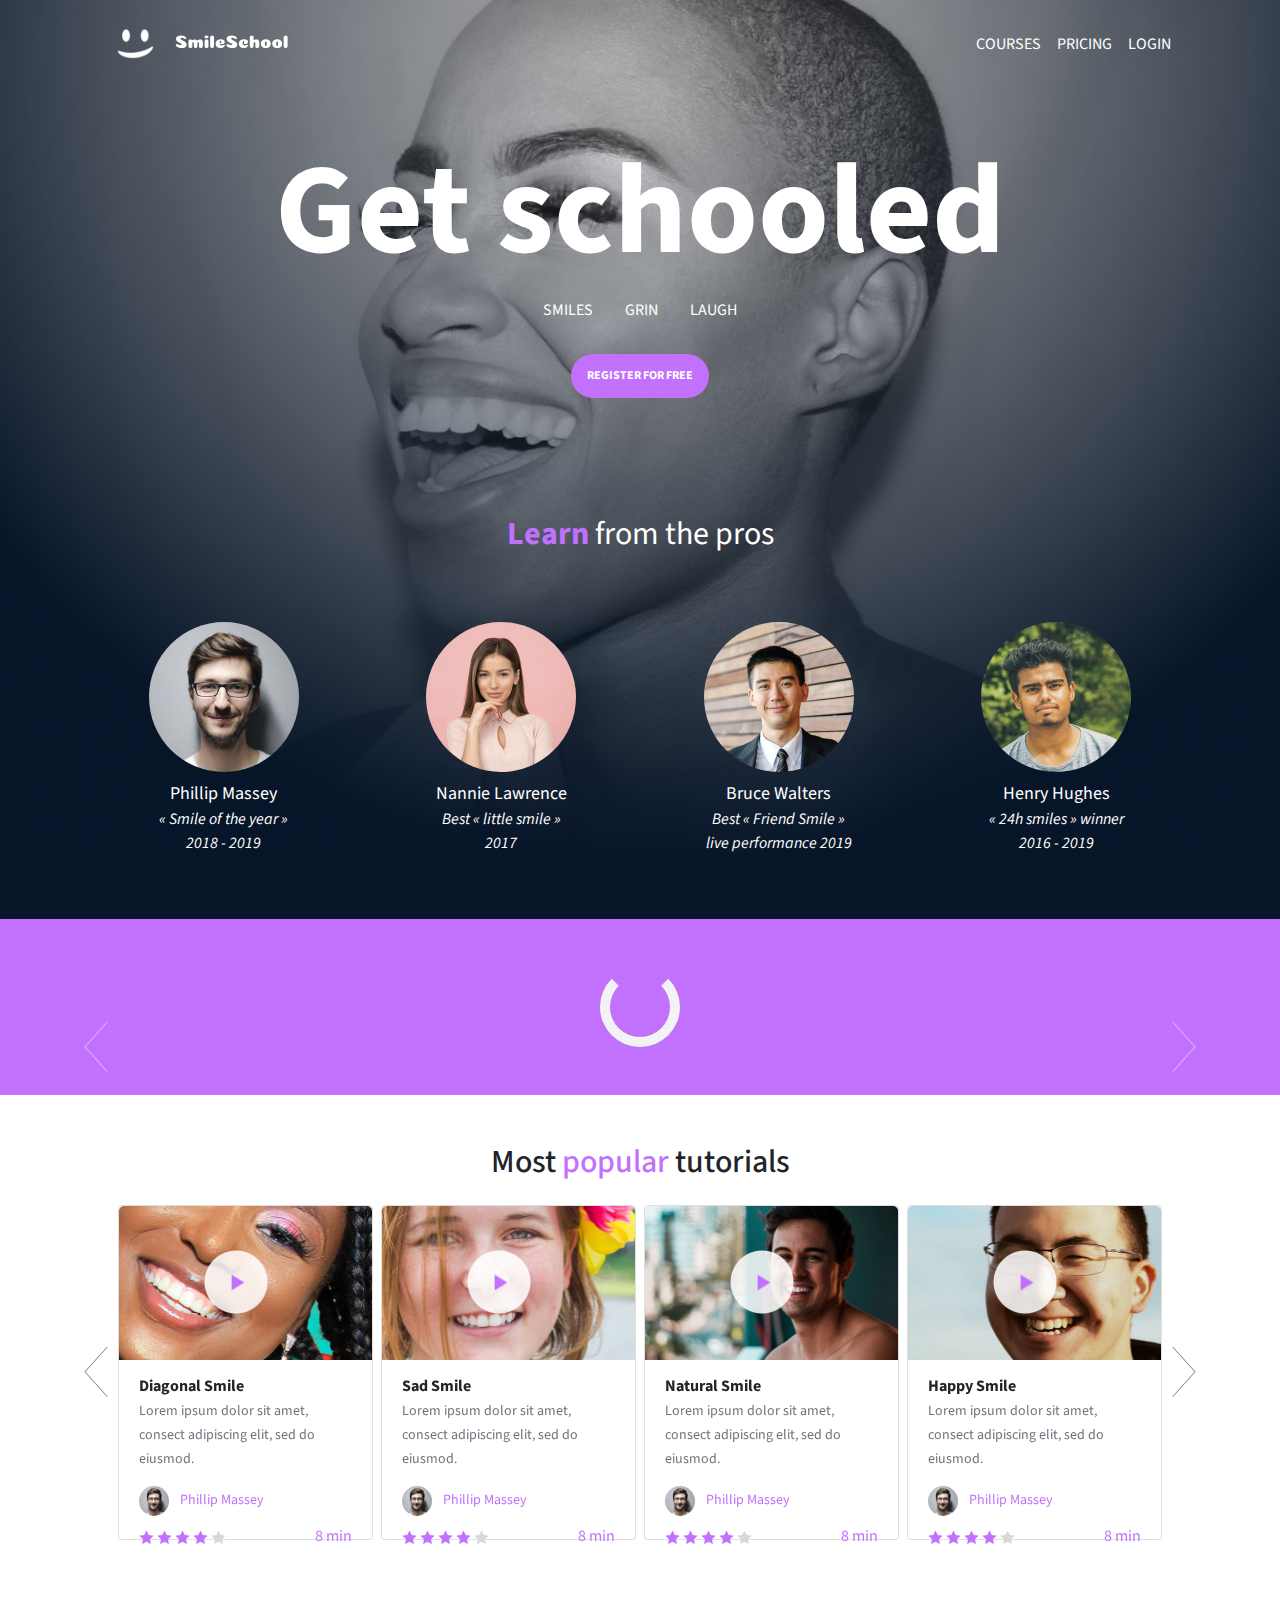
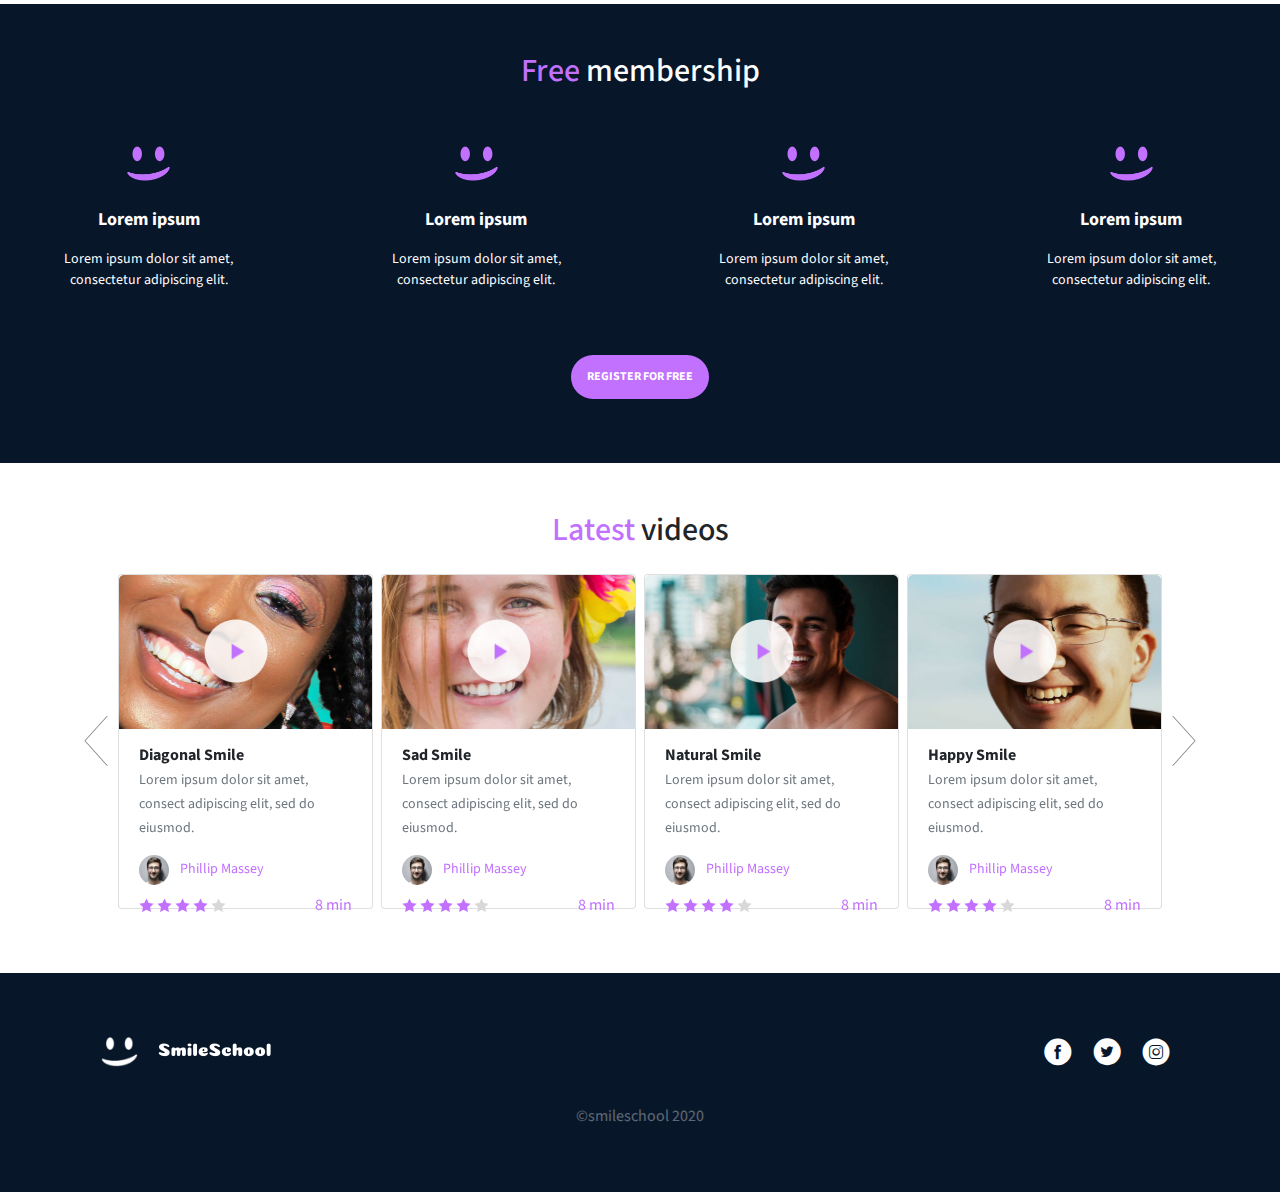
<file: index.html>
<!DOCTYPE html>
<html lang="en" dir="ltr">

<head>
    <meta charset="utf-8">
    <meta name="viewport" content="width=device-width, initial-scale=1, viewport-fit=cover">
    <title>Homepage - SmileSchool</title>
    <meta name="description" content="Holberton Smiling School Homepage">
    <link rel="icon" type="image/png" href="images/favicon.png">
    <link href="https://fonts.googleapis.com/css?family=Source+Sans+Pro&display=swap" rel="stylesheet">
    <link href="https://fonts.googleapis.com/css?family=Coiny&display=swap" rel="stylesheet">
    <script src="https://code.jquery.com/jquery-3.4.1.min.js" integrity="sha256-CSXorXvZcTkaix6Yvo6HppcZGetbYMGWSFlBw8HfCJo=" crossorigin="anonymous"></script>
    <script src="https://cdnjs.cloudflare.com/ajax/libs/popper.js/1.12.9/umd/popper.min.js" integrity="sha384-ApNbgh9B+Y1QKtv3Rn7W3mgPxhU9K/ScQsAP7hUibX39j7fakFPskvXusvfa0b4Q" crossorigin="anonymous"></script>
    <script src="https://stackpath.bootstrapcdn.com/bootstrap/4.4.1/js/bootstrap.min.js" integrity="sha384-wfSDF2E50Y2D1uUdj0O3uMBJnjuUD4Ih7YwaYd1iqfktj0Uod8GCExl3Og8ifwB6" crossorigin="anonymous"></script>
    <script src="scripts.js"></script>
    <link rel="stylesheet" href="https://stackpath.bootstrapcdn.com/bootstrap/4.4.1/css/bootstrap.min.css" integrity="sha384-Vkoo8x4CGsO3+Hhxv8T/Q5PaXtkKtu6ug5TOeNV6gBiFeWPGFN9MuhOf23Q9Ifjh" crossorigin="anonymous">
    <link rel="stylesheet" href="holberton_school-icon/style.css">
    <link rel="stylesheet" href="styles.css">
</head>

<body>
    <!--Header -->
    <header>
        <div class="container">
            <nav class="navbar navbar-expand-sm bg-transparent">
                <button class="navbar-toggler mt-3" type="button" data-toggle="collapse" data-target="#navbarNavAltMarkup" aria-controls="navbarNavAltMarkup" aria-expanded="false" aria-label="Toggle navigation">
                    <span class="holberton_school-icon-menu text-white"></span>
                </button>
                <a class="navbar-brand d-sm-none mx-auto text-center" href="#">
                    <img class="my-3 ml-n5" src="images/smile_off.png" width="30" height="23" alt="" loading="lazy">
                    <div class="w-100"></div>
                    <img class="mb-3 ml-n5" src="images/logo.png" width="115" height="30" alt="" loading="lazy">
                </a>
                <a class="navbar-brand d-none d-sm-block" href="#">
                    <img class="m-3" src="images/smile_off.png" width="37" height="30" alt="Smile" loading="lazy">
                    <img src="images/logo.png" width="115" height="30" alt="Logo" loading="lazy">
                </a>
                <div class="collapse navbar-collapse" id="navbarNavAltMarkup">
                    <div class="navbar-nav d-sm-none">
                        <div class="d-sm-none mx-auto mt-3">
                            <a class="nav-link text-white text-uppercase text-center" href="0-courses.html">Courses</a>
                            <a class="nav-link text-white text-uppercase text-center" href="0-pricing.html">Pricing</a>
                            <a class="nav-link text-white text-uppercase text-center" href="#login">Login</a>
                        </div>
                    </div>
                    <div class="d-none d-sm-block ml-auto">
                        <div class="navbar-nav">
                            <a class="nav-link text-white text-uppercase" href="0-courses.html">Courses</a>
                            <a class="nav-link text-white text-uppercase" href="0-pricing.html">Pricing</a>
                            <a class="nav-link text-white text-uppercase" href="#login">Login</a>
                        </div>
                    </div>
                </div>
            </nav>
        </div>

        <!-- Hero section -->
        <section>
            <div class="container text-center py-5">
                <h1 class="text-responsive text-nowrap text-white font-weight-bold">Get schooled</h1>
                <p class="text-white text-uppercase">Smiles&emsp;&emsp;Grin&emsp;&emsp;Laugh</p>
                <a href="#" class="text-white text-uppercase"><span class="badge badge-pill purple-bg m-3 p-3">Register for free</span></a>
                <span class="w-100"></span>
                <p class="font-32 text-white mt-5 py-5"><span class="purple-text font-weight-bold">Learn</span> from the pros</p>
                <div class="container">
                    <div class="row row-cols-sm-2 row-cols-md-4">
                        <div class="col text-white">
                            <img class="rounded-circle mb-2" src="images/profile_1.jpg" width="150" height="150" alt="Profile 1" loading="lazy">
                            <p><span class="font-18">Phillip Massey</span><br>
                                <span class="font-italic">« Smile of the year »<br>
                                    2018 - 2019</span></p>
                        </div>
                        <div class="col text-white">
                            <img class="rounded-circle mb-2" src="images/profile_2.jpg" width="150" height="150" alt="Profile 1" loading="lazy">
                            <p><span class="font-18">Nannie Lawrence</span><br>
                                <span class="font-italic">Best « little smile »<br>
                                    2017</span></p>
                        </div>
                        <div class="col text-white">
                            <img class="rounded-circle mb-2" src="images/profile_3.jpg" width="150" height="150" alt="Profile 1" loading="lazy">
                            <p><span class="font-18">Bruce Walters</span><br>
                                <span class="font-italic">Best « Friend Smile »<br>
                                    live performance 2019</span></p>
                        </div>
                        <div class="col text-white">
                            <img class="rounded-circle mb-2" src="images/profile_4.jpg" width="150" height="150" alt="Profile 1" loading="lazy">
                            <p><span class="font-18">Henry Hughes</span><br>
                                <span class="font-italic">« 24h smiles » winner<br>
                                    2016 - 2019</span></p>
                        </div>
                    </div>
                </div>
            </div>
        </section>
    </header>

    <!-- Quotes section -->
    <section class="purple-bg text-white font-22 py-5">
        <div class="loader"></div>
        <div id="carouselQuotes" class="carousel slide" data-ride="carousel">
            <div class="carousel-inner" id="addQuotes"></div>
            <a class="carousel-control-prev" href="#carouselQuotes" role="button" data-slide="prev">
                <span class="holberton_school-icon-arrow_4" aria-hidden="true"></span>
                <span class="sr-only">Previous</span>
            </a>
            <a class="carousel-control-next" href="#carouselQuotes" role="button" data-slide="next">
                <span class="holberton_school-icon-arrow_3" aria-hidden="true"></span>
                <span class="sr-only">Next</span>
            </a>
        </div>
    </section>

    <!-- Popular videos section -->
    <section class="py-5">
        <h2 class="text-center">Most <span class="purple-text">popular</span> tutorials</h2>
        <div id="carouselVideos" class="carousel slide" data-ride="carousel">
            <div class="carousel-inner">
                <div class="carousel-item active">
                    <div class="row justify-content-center">
                        <div class="mx-1">
                            <div class="card video-card mx-auto my-3">
                                <img class="card-img-top" src="images/thumbnail_4.jpg" alt="Thumbnail 4" width="255" height="154">
                                <img class="play-img" src="images/play.png" alt="Play" width="64" height="64">
                                <div class="card-body">
                                    <p class="font-weight-bold">Diagonal Smile<br>
                                        <span class="text-secondary font-14 font-weight-normal">Lorem ipsum dolor sit amet, consect adipiscing elit, sed do eiusmod.</span>
                                    </p>
                                    <div class="row justify-content-start font-14 purple-text">
                                        <div class="col-2">
                                            <img class="rounded-circle" src="images/profile_1.jpg" width="30" height="30" alt="Profile 1" loading="lazy">
                                        </div>
                                        <div class="col mt-1">
                                            Phillip Massey
                                        </div>
                                    </div>
                                    <div class="row justify-content-between mt-2">
                                        <div class="col">
                                            <img src="images/star_on.png" width="15" height="15" alt="Star on" loading="lazy">
                                            <img src="images/star_on.png" width="15" height="15" alt="Star on" loading="lazy">
                                            <img src="images/star_on.png" width="15" height="15" alt="Star on" loading="lazy">
                                            <img src="images/star_on.png" width="15" height="15" alt="Star on" loading="lazy">
                                            <img src="images/star_off.png" width="15" height="15" alt="Star off" loading="lazy">
                                        </div>
                                        <div class="col-4 text-right purple-text">
                                            8 min
                                        </div>
                                    </div>
                                </div>
                            </div>
                        </div>
                        <div class="mx-1 d-none d-md-flex">
                            <div class="card video-card mx-auto my-3">
                                <img class="card-img-top" src="images/thumbnail_3.jpg" alt="Thumbnail 3" width="255" height="154">
                                <img class="play-img" src="images/play.png" alt="Play" width="64" height="64">
                                <div class="card-body">
                                    <p class="font-weight-bold">Sad Smile<br>
                                        <span class="text-secondary font-14 font-weight-normal">Lorem ipsum dolor sit amet, consect adipiscing elit, sed do eiusmod.</span>
                                    </p>
                                    <div class="row justify-content-start font-14 purple-text">
                                        <div class="col-2">
                                            <img class="rounded-circle" src="images/profile_1.jpg" width="30" height="30" alt="Profile 1" loading="lazy">
                                        </div>
                                        <div class="col mt-1">
                                            Phillip Massey
                                        </div>
                                    </div>
                                    <div class="row justify-content-between mt-2">
                                        <div class="col">
                                            <img src="images/star_on.png" width="15" height="15" alt="Star on" loading="lazy">
                                            <img src="images/star_on.png" width="15" height="15" alt="Star on" loading="lazy">
                                            <img src="images/star_on.png" width="15" height="15" alt="Star on" loading="lazy">
                                            <img src="images/star_on.png" width="15" height="15" alt="Star on" loading="lazy">
                                            <img src="images/star_off.png" width="15" height="15" alt="Star off" loading="lazy">
                                        </div>
                                        <div class="col-4 text-right purple-text">
                                            8 min
                                        </div>
                                    </div>
                                </div>
                            </div>
                        </div>
                        <div class="mx-1 d-none d-lg-flex">
                            <div class="card video-card mx-auto my-3">
                                <img class="card-img-top" src="images/thumbnail_1.jpg" alt="Thumbnail 1" width="255" height="154">
                                <img class="play-img" src="images/play.png" alt="Play" width="64" height="64">
                                <div class="card-body">
                                    <p class="font-weight-bold">Natural Smile<br>
                                        <span class="text-secondary font-14 font-weight-normal">Lorem ipsum dolor sit amet, consect adipiscing elit, sed do eiusmod.</span>
                                    </p>
                                    <div class="row justify-content-start font-14 purple-text">
                                        <div class="col-2">
                                            <img class="rounded-circle" src="images/profile_1.jpg" width="30" height="30" alt="Profile 1" loading="lazy">
                                        </div>
                                        <div class="col mt-1">
                                            Phillip Massey
                                        </div>
                                    </div>
                                    <div class="row justify-content-between mt-2">
                                        <div class="col">
                                            <img src="images/star_on.png" width="15" height="15" alt="Star on" loading="lazy">
                                            <img src="images/star_on.png" width="15" height="15" alt="Star on" loading="lazy">
                                            <img src="images/star_on.png" width="15" height="15" alt="Star on" loading="lazy">
                                            <img src="images/star_on.png" width="15" height="15" alt="Star on" loading="lazy">
                                            <img src="images/star_off.png" width="15" height="15" alt="Star off" loading="lazy">
                                        </div>
                                        <div class="col-4 text-right purple-text">
                                            8 min
                                        </div>
                                    </div>
                                </div>
                            </div>
                        </div>
                        <div class="mx-1 d-none d-lg-flex">
                            <div class="card video-card mx-auto my-3">
                                <img class="card-img-top" src="images/thumbnail_2.jpg" alt="Thumbnail 2" width="255" height="154">
                                <img class="play-img" src="images/play.png" alt="Play" width="64" height="64">
                                <div class="card-body">
                                    <p class="font-weight-bold">Happy Smile<br>
                                        <span class="text-secondary font-14 font-weight-normal">Lorem ipsum dolor sit amet, consect adipiscing elit, sed do eiusmod.</span>
                                    </p>
                                    <div class="row justify-content-start font-14 purple-text">
                                        <div class="col-2">
                                            <img class="rounded-circle" src="images/profile_1.jpg" width="30" height="30" alt="Profile 1" loading="lazy">
                                        </div>
                                        <div class="col mt-1">
                                            Phillip Massey
                                        </div>
                                    </div>
                                    <div class="row justify-content-between mt-2">
                                        <div class="col">
                                            <img src="images/star_on.png" width="15" height="15" alt="Star on" loading="lazy">
                                            <img src="images/star_on.png" width="15" height="15" alt="Star on" loading="lazy">
                                            <img src="images/star_on.png" width="15" height="15" alt="Star on" loading="lazy">
                                            <img src="images/star_on.png" width="15" height="15" alt="Star on" loading="lazy">
                                            <img src="images/star_off.png" width="15" height="15" alt="Star off" loading="lazy">
                                        </div>
                                        <div class="col-4 text-right purple-text">
                                            8 min
                                        </div>
                                    </div>
                                </div>
                            </div>
                        </div>
                    </div>
                </div>
                <div class="carousel-item">
                    <div class="row justify-content-center">
                        <div class="mx-1">
                            <div class="card video-card mx-auto my-3">
                                <img class="card-img-top" src="images/thumbnail_1.jpg" alt="Thumbnail 1" width="255" height="154">
                                <img class="play-img" src="images/play.png" alt="Play" width="64" height="64">
                                <div class="card-body">
                                    <p class="font-weight-bold">Natural Smile<br>
                                        <span class="text-secondary font-14 font-weight-normal">Lorem ipsum dolor sit amet, consect adipiscing elit, sed do eiusmod.</span>
                                    </p>
                                    <div class="row justify-content-start font-14 purple-text">
                                        <div class="col-2">
                                            <img class="rounded-circle" src="images/profile_1.jpg" width="30" height="30" alt="Profile 1" loading="lazy">
                                        </div>
                                        <div class="col mt-1">
                                            Phillip Massey
                                        </div>
                                    </div>
                                    <div class="row justify-content-between mt-2">
                                        <div class="col">
                                            <img src="images/star_on.png" width="15" height="15" alt="Star on" loading="lazy">
                                            <img src="images/star_on.png" width="15" height="15" alt="Star on" loading="lazy">
                                            <img src="images/star_on.png" width="15" height="15" alt="Star on" loading="lazy">
                                            <img src="images/star_on.png" width="15" height="15" alt="Star on" loading="lazy">
                                            <img src="images/star_off.png" width="15" height="15" alt="Star off" loading="lazy">
                                        </div>
                                        <div class="col-4 text-right purple-text">
                                            8 min
                                        </div>
                                    </div>
                                </div>
                            </div>
                        </div>
                        <div class="mx-1 d-none d-md-flex">
                            <div class="card video-card mx-auto my-3">
                                <img class="card-img-top" src="images/thumbnail_2.jpg" alt="Thumbnail 2" width="255" height="154">
                                <img class="play-img" src="images/play.png" alt="Play" width="64" height="64">
                                <div class="card-body">
                                    <p class="font-weight-bold">Happy Smile<br>
                                        <span class="text-secondary font-14 font-weight-normal">Lorem ipsum dolor sit amet, consect adipiscing elit, sed do eiusmod.</span>
                                    </p>
                                    <div class="row justify-content-start font-14 purple-text">
                                        <div class="col-2">
                                            <img class="rounded-circle" src="images/profile_1.jpg" width="30" height="30" alt="Profile 1" loading="lazy">
                                        </div>
                                        <div class="col mt-1">
                                            Phillip Massey
                                        </div>
                                    </div>
                                    <div class="row justify-content-between mt-2">
                                        <div class="col">
                                            <img src="images/star_on.png" width="15" height="15" alt="Star on" loading="lazy">
                                            <img src="images/star_on.png" width="15" height="15" alt="Star on" loading="lazy">
                                            <img src="images/star_on.png" width="15" height="15" alt="Star on" loading="lazy">
                                            <img src="images/star_on.png" width="15" height="15" alt="Star on" loading="lazy">
                                            <img src="images/star_off.png" width="15" height="15" alt="Star off" loading="lazy">
                                        </div>
                                        <div class="col-4 text-right purple-text">
                                            8 min
                                        </div>
                                    </div>
                                </div>
                            </div>
                        </div>
                        <div class="mx-1 d-none d-lg-flex">
                            <div class="card video-card mx-auto my-3">
                                <img class="card-img-top" src="images/thumbnail_4.jpg" alt="Thumbnail 4" width="255" height="154">
                                <img class="play-img" src="images/play.png" alt="Play" width="64" height="64">
                                <div class="card-body">
                                    <p class="font-weight-bold">Diagonal Smile<br>
                                        <span class="text-secondary font-14 font-weight-normal">Lorem ipsum dolor sit amet, consect adipiscing elit, sed do eiusmod.</span>
                                    </p>
                                    <div class="row justify-content-start font-14 purple-text">
                                        <div class="col-2">
                                            <img class="rounded-circle" src="images/profile_1.jpg" width="30" height="30" alt="Profile 1" loading="lazy">
                                        </div>
                                        <div class="col mt-1">
                                            Phillip Massey
                                        </div>
                                    </div>
                                    <div class="row justify-content-between mt-2">
                                        <div class="col">
                                            <img src="images/star_on.png" width="15" height="15" alt="Star on" loading="lazy">
                                            <img src="images/star_on.png" width="15" height="15" alt="Star on" loading="lazy">
                                            <img src="images/star_on.png" width="15" height="15" alt="Star on" loading="lazy">
                                            <img src="images/star_on.png" width="15" height="15" alt="Star on" loading="lazy">
                                            <img src="images/star_off.png" width="15" height="15" alt="Star off" loading="lazy">
                                        </div>
                                        <div class="col-4 text-right purple-text">
                                            8 min
                                        </div>
                                    </div>
                                </div>
                            </div>
                        </div>
                        <div class="mx-1 d-none d-lg-flex">
                            <div class="card video-card mx-auto my-3">
                                <img class="card-img-top" src="images/thumbnail_3.jpg" alt="Thumbnail 3" width="255" height="154">
                                <img class="play-img" src="images/play.png" alt="Play" width="64" height="64">
                                <div class="card-body">
                                    <p class="font-weight-bold">Sad Smile<br>
                                        <span class="text-secondary font-14 font-weight-normal">Lorem ipsum dolor sit amet, consect adipiscing elit, sed do eiusmod.</span>
                                    </p>
                                    <div class="row justify-content-start font-14 purple-text">
                                        <div class="col-2">
                                            <img class="rounded-circle" src="images/profile_1.jpg" width="30" height="30" alt="Profile 1" loading="lazy">
                                        </div>
                                        <div class="col mt-1">
                                            Phillip Massey
                                        </div>
                                    </div>
                                    <div class="row justify-content-between mt-2">
                                        <div class="col">
                                            <img src="images/star_on.png" width="15" height="15" alt="Star on" loading="lazy">
                                            <img src="images/star_on.png" width="15" height="15" alt="Star on" loading="lazy">
                                            <img src="images/star_on.png" width="15" height="15" alt="Star on" loading="lazy">
                                            <img src="images/star_on.png" width="15" height="15" alt="Star on" loading="lazy">
                                            <img src="images/star_off.png" width="15" height="15" alt="Star off" loading="lazy">
                                        </div>
                                        <div class="col-4 text-right purple-text">
                                            8 min
                                        </div>
                                    </div>
                                </div>
                            </div>
                        </div>
                    </div>
                </div>
                <a class="carousel-control-prev" href="#carouselVideos" role="button" data-slide="prev">
                    <span class="holberton_school-icon-arrow_4 arrow-black" aria-hidden="true"></span>
                    <span class="sr-only">Previous</span>
                </a>
                <a class="carousel-control-next" href="#carouselVideos" role="button" data-slide="next">
                    <span class="holberton_school-icon-arrow_3 arrow-black" aria-hidden="true"></span>
                    <span class="sr-only">Next</span>
                </a>
            </div>
    </section>

    <!-- Membership section -->
    <section class="black-bg text-white text-center py-5">
        <h2><span class="purple-text">Free</span> membership</h2>
        <div class="row justify-content-center">
            <div class="col-md-5 col-lg-3">
                <img class="mt-5 mb-4" src="images/smile_on.png" width="45" height="36" alt="Smile on" loading="lazy">
                <p class="font-18 font-weight-bold">Lorem ipsum</p>
                <p class="font-14">Lorem ipsum dolor sit amet,<br>
                    consectetur adipiscing elit.</p>
            </div>
            <div class="col-md-5 col-lg-3">
                <img class="mt-5 mb-4" src="images/smile_on.png" width="45" height="36" alt="Smile on" loading="lazy">
                <p class="font-18 font-weight-bold">Lorem ipsum</p>
                <p class="font-14">Lorem ipsum dolor sit amet,<br>
                    consectetur adipiscing elit.</p>
            </div>
            <div class="d-lg-none w-100"></div>
            <div class="col-md-5 col-lg-3">
                <img class="mt-5 mb-4" src="images/smile_on.png" width="45" height="36" alt="Smile on" loading="lazy">
                <p class="font-18 font-weight-bold">Lorem ipsum</p>
                <p class="font-14">Lorem ipsum dolor sit amet,<br>
                    consectetur adipiscing elit.</p>
            </div>
            <div class="col-md-5 col-lg-3">
                <img class="mt-5 mb-4" src="images/smile_on.png" width="45" height="36" alt="Smile on" loading="lazy">
                <p class="font-18 font-weight-bold">Lorem ipsum</p>
                <p class="font-14">Lorem ipsum dolor sit amet,<br>
                    consectetur adipiscing elit.</p>
            </div>
        </div>
        <a href="#" class="text-white text-uppercase"><span class="badge badge-pill purple-bg mt-5 mb-3 p-3">Register for free</span></a>
    </section>

    <!-- Latest videos section -->
    <section class="py-5">
        <h2 class="text-center"><span class="purple-text">Latest</span> videos</h2>
        <div id="latestVideos" class="carousel slide" data-ride="carousel">
            <div class="carousel-inner">
                <div class="carousel-item active">
                    <div class="row justify-content-center">
                        <div class="mx-1">
                            <div class="card video-card mx-auto my-3">
                                <img class="card-img-top" src="images/thumbnail_4.jpg" alt="Thumbnail 4" width="255" height="154">
                                <img class="play-img" src="images/play.png" alt="Play" width="64" height="64">
                                <div class="card-body">
                                    <p class="font-weight-bold">Diagonal Smile<br>
                                        <span class="text-secondary font-14 font-weight-normal">Lorem ipsum dolor sit amet, consect adipiscing elit, sed do eiusmod.</span>
                                    </p>
                                    <div class="row justify-content-start font-14 purple-text">
                                        <div class="col-2">
                                            <img class="rounded-circle" src="images/profile_1.jpg" width="30" height="30" alt="Profile 1" loading="lazy">
                                        </div>
                                        <div class="col mt-1">
                                            Phillip Massey
                                        </div>
                                    </div>
                                    <div class="row justify-content-between mt-2">
                                        <div class="col">
                                            <img src="images/star_on.png" width="15" height="15" alt="Star on" loading="lazy">
                                            <img src="images/star_on.png" width="15" height="15" alt="Star on" loading="lazy">
                                            <img src="images/star_on.png" width="15" height="15" alt="Star on" loading="lazy">
                                            <img src="images/star_on.png" width="15" height="15" alt="Star on" loading="lazy">
                                            <img src="images/star_off.png" width="15" height="15" alt="Star off" loading="lazy">
                                        </div>
                                        <div class="col-4 text-right purple-text">
                                            8 min
                                        </div>
                                    </div>
                                </div>
                            </div>
                        </div>
                        <div class="mx-1 d-none d-md-flex">
                            <div class="card video-card mx-auto my-3">
                                <img class="card-img-top" src="images/thumbnail_3.jpg" alt="Thumbnail 3" width="255" height="154">
                                <img class="play-img" src="images/play.png" alt="Play" width="64" height="64">
                                <div class="card-body">
                                    <p class="font-weight-bold">Sad Smile<br>
                                        <span class="text-secondary font-14 font-weight-normal">Lorem ipsum dolor sit amet, consect adipiscing elit, sed do eiusmod.</span>
                                    </p>
                                    <div class="row justify-content-start font-14 purple-text">
                                        <div class="col-2">
                                            <img class="rounded-circle" src="images/profile_1.jpg" width="30" height="30" alt="Profile 1" loading="lazy">
                                        </div>
                                        <div class="col mt-1">
                                            Phillip Massey
                                        </div>
                                    </div>
                                    <div class="row justify-content-between mt-2">
                                        <div class="col">
                                            <img src="images/star_on.png" width="15" height="15" alt="Star on" loading="lazy">
                                            <img src="images/star_on.png" width="15" height="15" alt="Star on" loading="lazy">
                                            <img src="images/star_on.png" width="15" height="15" alt="Star on" loading="lazy">
                                            <img src="images/star_on.png" width="15" height="15" alt="Star on" loading="lazy">
                                            <img src="images/star_off.png" width="15" height="15" alt="Star off" loading="lazy">
                                        </div>
                                        <div class="col-4 text-right purple-text">
                                            8 min
                                        </div>
                                    </div>
                                </div>
                            </div>
                        </div>
                        <div class="mx-1 d-none d-lg-flex">
                            <div class="card video-card mx-auto my-3">
                                <img class="card-img-top" src="images/thumbnail_1.jpg" alt="Thumbnail 1" width="255" height="154">
                                <img class="play-img" src="images/play.png" alt="Play" width="64" height="64">
                                <div class="card-body">
                                    <p class="font-weight-bold">Natural Smile<br>
                                        <span class="text-secondary font-14 font-weight-normal">Lorem ipsum dolor sit amet, consect adipiscing elit, sed do eiusmod.</span>
                                    </p>
                                    <div class="row justify-content-start font-14 purple-text">
                                        <div class="col-2">
                                            <img class="rounded-circle" src="images/profile_1.jpg" width="30" height="30" alt="Profile 1" loading="lazy">
                                        </div>
                                        <div class="col mt-1">
                                            Phillip Massey
                                        </div>
                                    </div>
                                    <div class="row justify-content-between mt-2">
                                        <div class="col">
                                            <img src="images/star_on.png" width="15" height="15" alt="Star on" loading="lazy">
                                            <img src="images/star_on.png" width="15" height="15" alt="Star on" loading="lazy">
                                            <img src="images/star_on.png" width="15" height="15" alt="Star on" loading="lazy">
                                            <img src="images/star_on.png" width="15" height="15" alt="Star on" loading="lazy">
                                            <img src="images/star_off.png" width="15" height="15" alt="Star off" loading="lazy">
                                        </div>
                                        <div class="col-4 text-right purple-text">
                                            8 min
                                        </div>
                                    </div>
                                </div>
                            </div>
                        </div>
                        <div class="mx-1 d-none d-lg-flex">
                            <div class="card video-card mx-auto my-3">
                                <img class="card-img-top" src="images/thumbnail_2.jpg" alt="Thumbnail 2" width="255" height="154">
                                <img class="play-img" src="images/play.png" alt="Play" width="64" height="64">
                                <div class="card-body">
                                    <p class="font-weight-bold">Happy Smile<br>
                                        <span class="text-secondary font-14 font-weight-normal">Lorem ipsum dolor sit amet, consect adipiscing elit, sed do eiusmod.</span>
                                    </p>
                                    <div class="row justify-content-start font-14 purple-text">
                                        <div class="col-2">
                                            <img class="rounded-circle" src="images/profile_1.jpg" width="30" height="30" alt="Profile 1" loading="lazy">
                                        </div>
                                        <div class="col mt-1">
                                            Phillip Massey
                                        </div>
                                    </div>
                                    <div class="row justify-content-between mt-2">
                                        <div class="col">
                                            <img src="images/star_on.png" width="15" height="15" alt="Star on" loading="lazy">
                                            <img src="images/star_on.png" width="15" height="15" alt="Star on" loading="lazy">
                                            <img src="images/star_on.png" width="15" height="15" alt="Star on" loading="lazy">
                                            <img src="images/star_on.png" width="15" height="15" alt="Star on" loading="lazy">
                                            <img src="images/star_off.png" width="15" height="15" alt="Star off" loading="lazy">
                                        </div>
                                        <div class="col-4 text-right purple-text">
                                            8 min
                                        </div>
                                    </div>
                                </div>
                            </div>
                        </div>
                    </div>
                </div>
                <div class="carousel-item">
                    <div class="row justify-content-center">
                        <div class="mx-1">
                            <div class="card video-card mx-auto my-3">
                                <img class="card-img-top" src="images/thumbnail_1.jpg" alt="Thumbnail 1" width="255" height="154">
                                <img class="play-img" src="images/play.png" alt="Play" width="64" height="64">
                                <div class="card-body">
                                    <p class="font-weight-bold">Natural Smile<br>
                                        <span class="text-secondary font-14 font-weight-normal">Lorem ipsum dolor sit amet, consect adipiscing elit, sed do eiusmod.</span>
                                    </p>
                                    <div class="row justify-content-start font-14 purple-text">
                                        <div class="col-2">
                                            <img class="rounded-circle" src="images/profile_1.jpg" width="30" height="30" alt="Profile 1" loading="lazy">
                                        </div>
                                        <div class="col mt-1">
                                            Phillip Massey
                                        </div>
                                    </div>
                                    <div class="row justify-content-between mt-2">
                                        <div class="col">
                                            <img src="images/star_on.png" width="15" height="15" alt="Star on" loading="lazy">
                                            <img src="images/star_on.png" width="15" height="15" alt="Star on" loading="lazy">
                                            <img src="images/star_on.png" width="15" height="15" alt="Star on" loading="lazy">
                                            <img src="images/star_on.png" width="15" height="15" alt="Star on" loading="lazy">
                                            <img src="images/star_off.png" width="15" height="15" alt="Star off" loading="lazy">
                                        </div>
                                        <div class="col-4 text-right purple-text">
                                            8 min
                                        </div>
                                    </div>
                                </div>
                            </div>
                        </div>
                        <div class="mx-1 d-none d-md-flex">
                            <div class="card video-card mx-auto my-3">
                                <img class="card-img-top" src="images/thumbnail_2.jpg" alt="Thumbnail 2" width="255" height="154">
                                <img class="play-img" src="images/play.png" alt="Play" width="64" height="64">
                                <div class="card-body">
                                    <p class="font-weight-bold">Happy Smile<br>
                                        <span class="text-secondary font-14 font-weight-normal">Lorem ipsum dolor sit amet, consect adipiscing elit, sed do eiusmod.</span>
                                    </p>
                                    <div class="row justify-content-start font-14 purple-text">
                                        <div class="col-2">
                                            <img class="rounded-circle" src="images/profile_1.jpg" width="30" height="30" alt="Profile 1" loading="lazy">
                                        </div>
                                        <div class="col mt-1">
                                            Phillip Massey
                                        </div>
                                    </div>
                                    <div class="row justify-content-between mt-2">
                                        <div class="col">
                                            <img src="images/star_on.png" width="15" height="15" alt="Star on" loading="lazy">
                                            <img src="images/star_on.png" width="15" height="15" alt="Star on" loading="lazy">
                                            <img src="images/star_on.png" width="15" height="15" alt="Star on" loading="lazy">
                                            <img src="images/star_on.png" width="15" height="15" alt="Star on" loading="lazy">
                                            <img src="images/star_off.png" width="15" height="15" alt="Star off" loading="lazy">
                                        </div>
                                        <div class="col-4 text-right purple-text">
                                            8 min
                                        </div>
                                    </div>
                                </div>
                            </div>
                        </div>
                        <div class="mx-1 d-none d-lg-flex">
                            <div class="card video-card mx-auto my-3">
                                <img class="card-img-top" src="images/thumbnail_4.jpg" alt="Thumbnail 4" width="255" height="154">
                                <img class="play-img" src="images/play.png" alt="Play" width="64" height="64">
                                <div class="card-body">
                                    <p class="font-weight-bold">Diagonal Smile<br>
                                        <span class="text-secondary font-14 font-weight-normal">Lorem ipsum dolor sit amet, consect adipiscing elit, sed do eiusmod.</span>
                                    </p>
                                    <div class="row justify-content-start font-14 purple-text">
                                        <div class="col-2">
                                            <img class="rounded-circle" src="images/profile_1.jpg" width="30" height="30" alt="Profile 1" loading="lazy">
                                        </div>
                                        <div class="col mt-1">
                                            Phillip Massey
                                        </div>
                                    </div>
                                    <div class="row justify-content-between mt-2">
                                        <div class="col">
                                            <img src="images/star_on.png" width="15" height="15" alt="Star on" loading="lazy">
                                            <img src="images/star_on.png" width="15" height="15" alt="Star on" loading="lazy">
                                            <img src="images/star_on.png" width="15" height="15" alt="Star on" loading="lazy">
                                            <img src="images/star_on.png" width="15" height="15" alt="Star on" loading="lazy">
                                            <img src="images/star_off.png" width="15" height="15" alt="Star off" loading="lazy">
                                        </div>
                                        <div class="col-4 text-right purple-text">
                                            8 min
                                        </div>
                                    </div>
                                </div>
                            </div>
                        </div>
                        <div class="mx-1 d-none d-lg-flex">
                            <div class="card video-card mx-auto my-3">
                                <img class="card-img-top" src="images/thumbnail_3.jpg" alt="Thumbnail 3" width="255" height="154">
                                <img class="play-img" src="images/play.png" alt="Play" width="64" height="64">
                                <div class="card-body">
                                    <p class="font-weight-bold">Sad Smile<br>
                                        <span class="text-secondary font-14 font-weight-normal">Lorem ipsum dolor sit amet, consect adipiscing elit, sed do eiusmod.</span>
                                    </p>
                                    <div class="row justify-content-start font-14 purple-text">
                                        <div class="col-2">
                                            <img class="rounded-circle" src="images/profile_1.jpg" width="30" height="30" alt="Profile 1" loading="lazy">
                                        </div>
                                        <div class="col mt-1">
                                            Phillip Massey
                                        </div>
                                    </div>
                                    <div class="row justify-content-between mt-2">
                                        <div class="col">
                                            <img src="images/star_on.png" width="15" height="15" alt="Star on" loading="lazy">
                                            <img src="images/star_on.png" width="15" height="15" alt="Star on" loading="lazy">
                                            <img src="images/star_on.png" width="15" height="15" alt="Star on" loading="lazy">
                                            <img src="images/star_on.png" width="15" height="15" alt="Star on" loading="lazy">
                                            <img src="images/star_off.png" width="15" height="15" alt="Star off" loading="lazy">
                                        </div>
                                        <div class="col-4 text-right purple-text">
                                            8 min
                                        </div>
                                    </div>
                                </div>
                            </div>
                        </div>
                    </div>
                </div>
                <a class="carousel-control-prev" href="#latestVideos" role="button" data-slide="prev">
                    <span class="holberton_school-icon-arrow_4 arrow-black" aria-hidden="true"></span>
                    <span class="sr-only">Previous</span>
                </a>
                <a class="carousel-control-next" href="#latestVideos" role="button" data-slide="next">
                    <span class="holberton_school-icon-arrow_3 arrow-black" aria-hidden="true"></span>
                    <span class="sr-only">Next</span>
                </a>
            </div>
    </section>

    <!-- Footer -->
    <footer class="black-bg text-white text-center py-5">
        <div class="container">
            <div class="row justify-content-between">
                <div class="col text-md-left">
                    <a href="#">
                        <img class="m-3" src="images/smile_off.png" width="37" height="30" alt="Smile" loading="lazy">
                        <img src="images/logo.png" width="115" height="30" alt="Logo" loading="lazy">
                    </a>
                </div>
                <div class="d-md-none w-100"></div>
                <div class="col text-md-right m-3">
                    <a href="https://www.facebook.com/HolbertonSchool/" class="holberton_school-icon-ic_facebook px-2"></a>
                    <a href="https://twitter.com/holbertonschool" class="holberton_school-icon-ic_twitter px-2"></a>
                    <a href="https://www.instagram.com/holbertonschool/" class="holberton_school-icon-ic_instagram px-2"></a>
                </div>
            </div>
            <div>
                <p class="opacity-35 mt-3">©smileschool 2020</p>
            </div>
        </div>
    </footer>
</body>

</html>
</file>
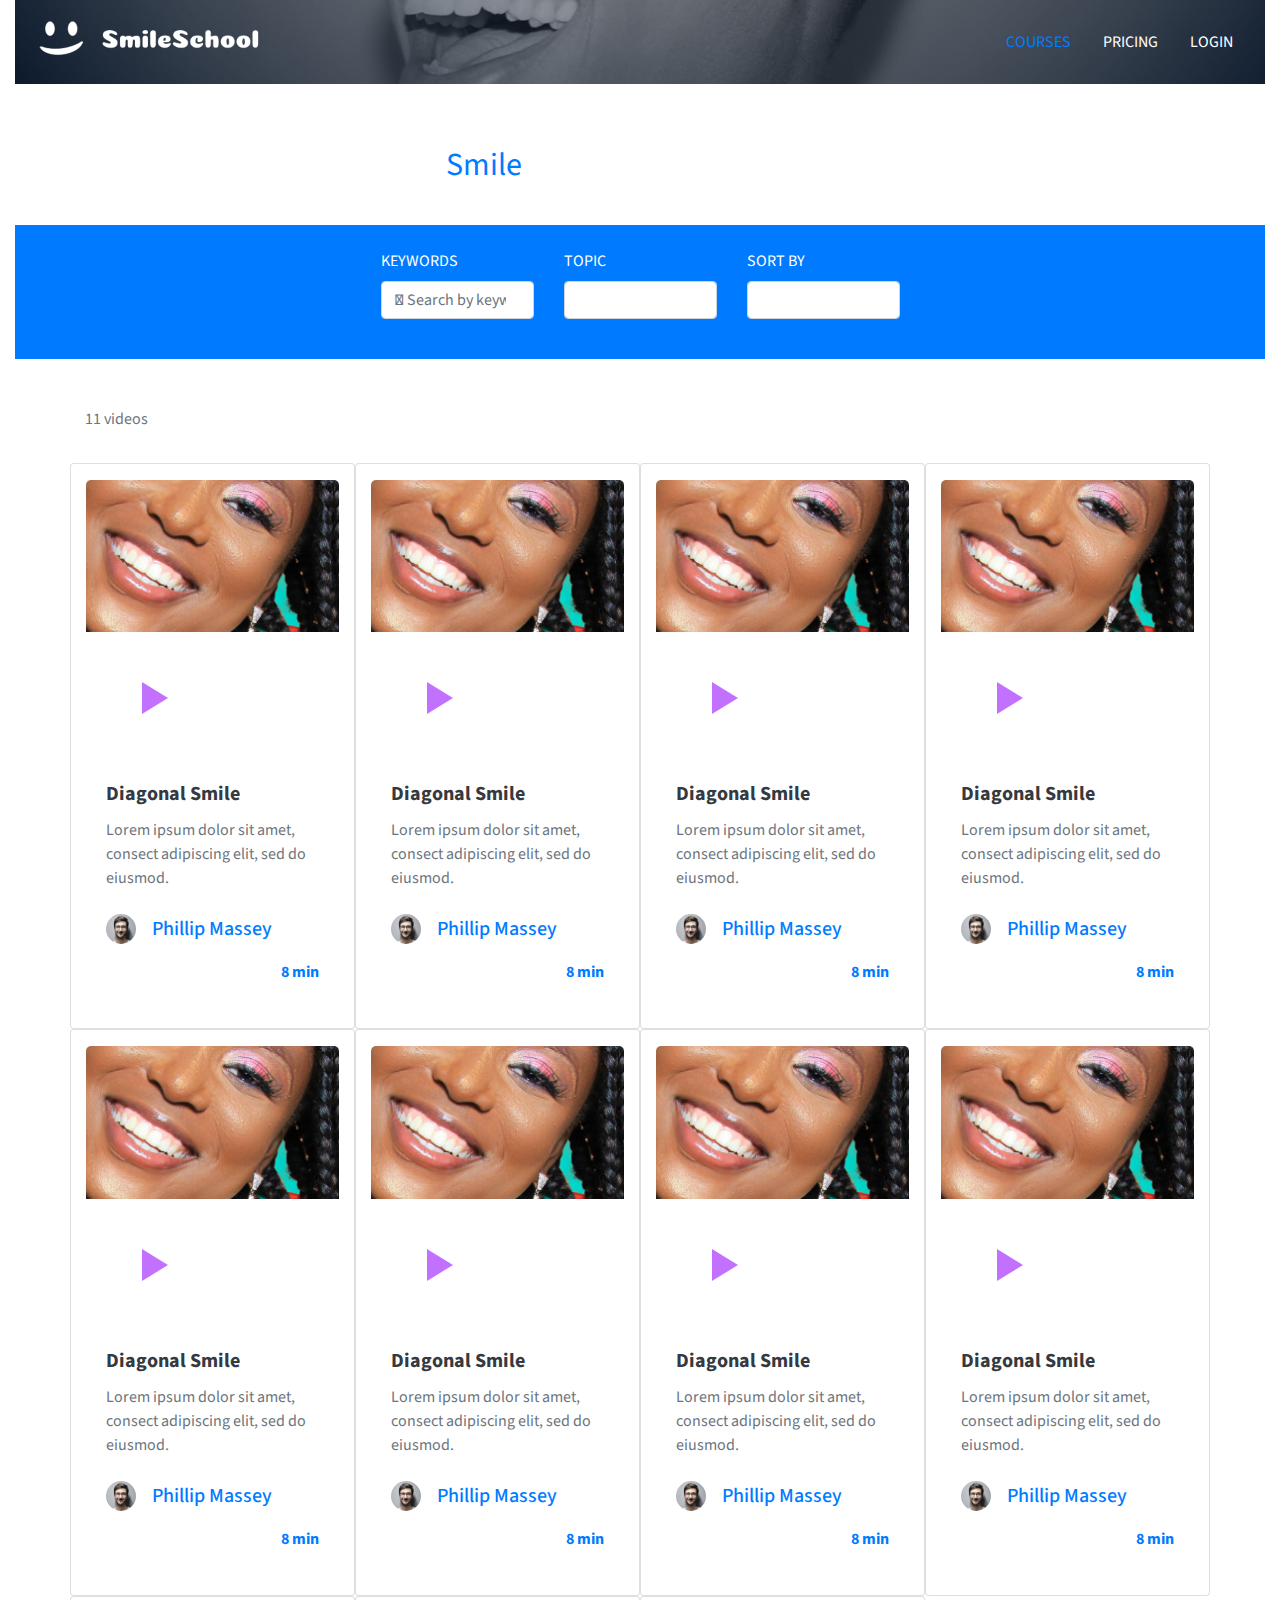
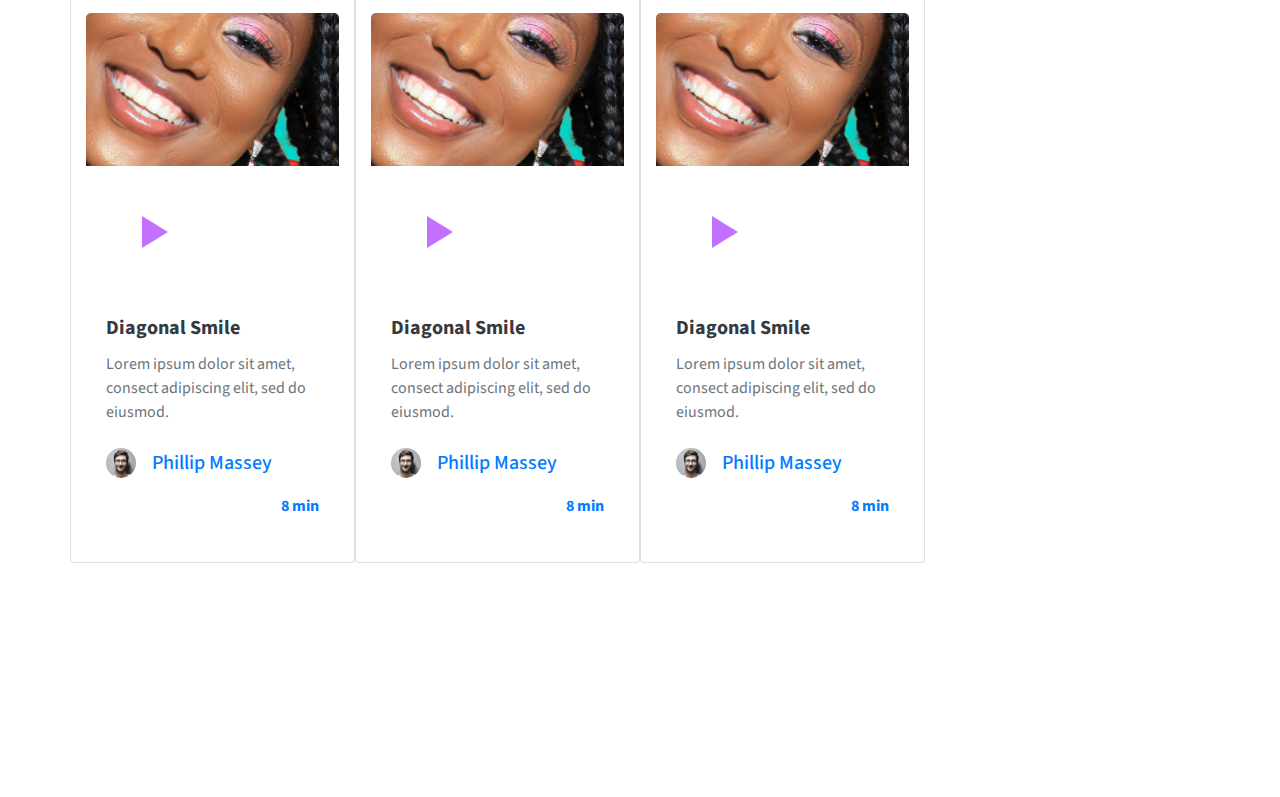
<file: 0-courses.html>
<!DOCTYPE html>
<html lang="en">

    <head>
        <meta charset="UTF-8">
        <meta http-equiv="X-UA-Compatible" content="IE=edge">
        <meta name="viewport" content="width=device-width, initial-scale=1.0">
        <title>Holberton Smiling School</title>
        <link href="https://fonts.googleapis.com/css?family=Source+Sans+Pro&display=swap" rel="stylesheet">
        <link href="https://fonts.googleapis.com/css?family=Coiny&display=swap" rel="stylesheet">
        <script src="https://code.jquery.com/jquery-3.4.1.min.js" integrity="sha256-CSXorXvZcTkaix6Yvo6HppcZGetbYMGWSFlBw8HfCJo=" crossorigin="anonymous"></script>
        <script src="https://stackpath.bootstrapcdn.com/bootstrap/4.4.1/js/bootstrap.min.js" integrity="sha384-wfSDF2E50Y2D1uUdj0O3uMBJnjuUD4Ih7YwaYd1iqfktj0Uod8GCExl3Og8ifwB6" crossorigin="anonymous"></script>
        <script src="https://cdnjs.cloudflare.com/ajax/libs/popper.js/1.12.9/umd/popper.min.js" integrity="sha384-ApNbgh9B+Y1QKtv3Rn7W3mgPxhU9K/ScQsAP7hUibX39j7fakFPskvXusvfa0b4Q" crossorigin="anonymous"></script>
        <link rel="stylesheet" href="https://stackpath.bootstrapcdn.com/bootstrap/4.4.1/css/bootstrap.min.css" integrity="sha384-Vkoo8x4CGsO3+Hhxv8T/Q5PaXtkKtu6ug5TOeNV6gBiFeWPGFN9MuhOf23Q9Ifjh" crossorigin="anonymous">
        <link rel="stylesheet" href="styles.css">
    </head>

<body class="courses container-fluid">
    <header class="py-2">
        <nav class="navbar navbar-expand-sm navbar-dark text-uppercase">

            <button class="navbar-toggler border-0" type="button" data-toggle="collapse"
                data-target="#navbarSupportedContent" aria-controls="navbarSupportedContent" aria-expanded="false"
                aria-label="Toggle navigation">
                <span class="navbar-toggler-icon"></span>
            </button>
            <div class="brand">
                <a class="navbar-brand" href="#">
                    <div class="logo d-flex flex-column-sm justify-content-center alig-items-center">
                        <div class="logo-img px-2">
                            <img src="images/smile_off.png" alt="logo" width="45">
                        </div>
                        <div class="logo-text px-2">
                            <img src="images/logo.png" alt="letter" width="160">
                        </div>
                    </div>
                </a>
            </div>           
            <div class="collapse navbar-collapse text-center" id="navbarSupportedContent">
                <ul class="navbar-nav ml-auto">
                    <li class="nav-item">
                        <a class="d-nav-1 nav-link disabled text-primary mx-2" href="#">courses</a>
                    </li>
                    <li class="nav-item">
                        <a class="nav-link mx-2 text-white" href="#">pricing</a>
                    </li>
                    <li class="nav-item">
                        <a class="nav-link mx-2 text-white" href="#">login</a>
                    </li>
                </ul>
            </div>
        </nav>
    </header>
    <main>
        <section class="hero-piece text-center justify-content-center alig-items-center text-white px-0 pb-3">
            <div class="text-white text-center py-4 px-2">
                <div class="col d-none d-sm-block">
                    <h2 class="courses-title my-0 font-weight-normal">« Don’t cry because it’s over.</h2>
                    <h2 class="courses-title my-0 font-weight-normal"><span class="text-primary">Smile</span> because it
                        happened. »</h2>
                </div>
            </div>
        </section>
        <section class="bg-primary d-flex justify-content-center text-white py-4">
            <form action="#" class="filter-search row">
                <div class="form-group col-12 col-sm-12 col-md-4 text-left">
                    <label for="keywords" class="text-uppercase">keywords</label>
                    <input class="form-control text-white" type="search" name="keywords" id="keywords"
                        placeholder=" Search by keywords">
                </div>
                <div class="form-group col-12 col-sm-6 col-md-4 text-left">
                    <label for="topic" class="text-uppercase">topic</label>
                    <select class="form-control text-white" id="topic">
                        <option>Novice</option>
                        <option>Medium</option>
                        <option>Hard</option>
                    </select>
                </div>
                <div class="form-group col-12 col-sm-6 col-md-4 text-left">
                    <label for="sort-by" class="text-uppercase">sort by</label>
                    <select class="form-control text-white" id="sort-by">
                        <option>Most Popular</option>
                        <option>Most recently</option>
                        <option>Best rated</option>
                    </select>
                </div>
            </form>
        </section>
        <section class="bg-white d-flex justify-content-center text-dark">
            <div class="container-xl videos-row justify-content-center pb-3">
                <div class="row">
                    <div class="col-12 text-left pt-5 pb-3">
                        <p class="text-secondary">11 videos</p>
                    </div>
                </div>
                <div class="row">
                    <div class="col-lg-3 col-md-4 col-sm-6 card py-3">
                        <img class="card-img-top" src="images/thumbnail_4.jpg" alt="Card image 1">
                        <div class="car-play p-0">
                            <img class="card-logo" src="images/play.png" alt="play">
                        </div>
                        <div class="card-body">
                            <h5 class="card-title font-weight-bold">Diagonal Smile</h5>
                            <p class="card-text text-secondary">Lorem ipsum dolor sit amet, consect
                                adipiscing
                                elit, sed do
                                eiusmod.</p>
                            <div class="author d-flex alig-items-center">
                                <img class="rounded-circle my-2" src="images/profile_1.jpg" alt="author_1" width="30">
                                <h5 class="text-primary align-self-center ml-3 mb-0">Phillip Massey</h5>
                            </div>
                            <div class="video-rated d-flex justify-content-between py-2">
                                <div class="rating-stars d-flex">
                                    <div class="star mr-1">
                                        <span class="holberton_school-icon-star text-primary" aria-hidden="true"></span>
                                    </div>
                                    <div class="star mr-1">
                                        <span class="holberton_school-icon-star text-primary" aria-hidden="true"></span>
                                    </div>
                                    <div class="star mr-1">
                                        <span class="holberton_school-icon-star text-primary" aria-hidden="true"></span>
                                    </div>
                                    <div class="star mr-1">
                                        <span class="holberton_school-icon-star text-primary" aria-hidden="true"></span>
                                    </div>
                                    <div class="star-non-r">
                                        <span class="holberton_school-icon-star text-muted" aria-hidden="true"></span>
                                    </div>
                                </div>
                                <div class="rating-time d-flex text-right">
                                    <p class="p-0 m-0 text-right text-primary align-self-right font-weight-bold">
                                        8 min</p>
                                </div>
                            </div>
                        </div>
                    </div>
                    <div class="col-lg-3 col-md-4 col-sm-6 card py-3">
                        <img class="card-img-top" src="images/thumbnail_4.jpg" alt="Card image 1">
                        <div class="car-play p-0">
                            <img class="card-logo" src="images/play.png" alt="play">
                        </div>
                        <div class="card-body">
                            <h5 class="card-title font-weight-bold">Diagonal Smile</h5>
                            <p class="card-text text-secondary">Lorem ipsum dolor sit amet, consect
                                adipiscing
                                elit, sed do
                                eiusmod.</p>
                            <div class="author d-flex alig-items-center">
                                <img class="rounded-circle my-2" src="images/profile_1.jpg" alt="author_1" width="30">
                                <h5 class="text-primary align-self-center ml-3 mb-0">Phillip Massey</h5>
                            </div>
                            <div class="video-rated d-flex justify-content-between py-2">
                                <div class="rating-stars d-flex">
                                    <div class="star mr-1">
                                        <span class="holberton_school-icon-star text-primary" aria-hidden="true"></span>
                                    </div>
                                    <div class="star mr-1">
                                        <span class="holberton_school-icon-star text-primary" aria-hidden="true"></span>
                                    </div>
                                    <div class="star mr-1">
                                        <span class="holberton_school-icon-star text-primary" aria-hidden="true"></span>
                                    </div>
                                    <div class="star mr-1">
                                        <span class="holberton_school-icon-star text-primary" aria-hidden="true"></span>
                                    </div>
                                    <div class="star-non-r">
                                        <span class="holberton_school-icon-star text-muted" aria-hidden="true"></span>
                                    </div>
                                </div>
                                <div class="rating-time d-flex text-right">
                                    <p class="p-0 m-0 text-right text-primary align-self-right font-weight-bold">
                                        8 min</p>
                                </div>
                            </div>
                        </div>
                    </div>
                    <div class="col-lg-3 col-md-4 col-sm-6 card py-3">
                        <img class="card-img-top" src="images/thumbnail_4.jpg" alt="Card image 1">
                        <div class="car-play p-0">
                            <img class="card-logo" src="images/play.png" alt="play">
                        </div>
                        <div class="card-body">
                            <h5 class="card-title font-weight-bold">Diagonal Smile</h5>
                            <p class="card-text text-secondary">Lorem ipsum dolor sit amet, consect
                                adipiscing
                                elit, sed do
                                eiusmod.</p>
                            <div class="author d-flex alig-items-center">
                                <img class="rounded-circle my-2" src="images/profile_1.jpg" alt="author_1" width="30">
                                <h5 class="text-primary align-self-center ml-3 mb-0">Phillip Massey</h5>
                            </div>
                            <div class="video-rated d-flex justify-content-between py-2">
                                <div class="rating-stars d-flex">
                                    <div class="star mr-1">
                                        <span class="holberton_school-icon-star text-primary" aria-hidden="true"></span>
                                    </div>
                                    <div class="star mr-1">
                                        <span class="holberton_school-icon-star text-primary" aria-hidden="true"></span>
                                    </div>
                                    <div class="star mr-1">
                                        <span class="holberton_school-icon-star text-primary" aria-hidden="true"></span>
                                    </div>
                                    <div class="star mr-1">
                                        <span class="holberton_school-icon-star text-primary" aria-hidden="true"></span>
                                    </div>
                                    <div class="star-non-r">
                                        <span class="holberton_school-icon-star text-muted" aria-hidden="true"></span>
                                    </div>
                                </div>
                                <div class="rating-time d-flex text-right">
                                    <p class="p-0 m-0 text-right text-primary align-self-right font-weight-bold">
                                        8 min</p>
                                </div>
                            </div>
                        </div>
                    </div>
                    <div class="col-lg-3 col-md-4 col-sm-6 card py-3">
                        <img class="card-img-top" src="images/thumbnail_4.jpg" alt="Card image 1">
                        <div class="car-play p-0">
                            <img class="card-logo" src="images/play.png" alt="play">
                        </div>
                        <div class="card-body">
                            <h5 class="card-title font-weight-bold">Diagonal Smile</h5>
                            <p class="card-text text-secondary">Lorem ipsum dolor sit amet, consect
                                adipiscing
                                elit, sed do
                                eiusmod.</p>
                            <div class="author d-flex alig-items-center">
                                <img class="rounded-circle my-2" src="images/profile_1.jpg" alt="author_1" width="30">
                                <h5 class="text-primary align-self-center ml-3 mb-0">Phillip Massey</h5>
                            </div>
                            <div class="video-rated d-flex justify-content-between py-2">
                                <div class="rating-stars d-flex">
                                    <div class="star mr-1">
                                        <span class="holberton_school-icon-star text-primary" aria-hidden="true"></span>
                                    </div>
                                    <div class="star mr-1">
                                        <span class="holberton_school-icon-star text-primary" aria-hidden="true"></span>
                                    </div>
                                    <div class="star mr-1">
                                        <span class="holberton_school-icon-star text-primary" aria-hidden="true"></span>
                                    </div>
                                    <div class="star mr-1">
                                        <span class="holberton_school-icon-star text-primary" aria-hidden="true"></span>
                                    </div>
                                    <div class="star-non-r">
                                        <span class="holberton_school-icon-star text-muted" aria-hidden="true"></span>
                                    </div>
                                </div>
                                <div class="rating-time d-flex text-right">
                                    <p class="p-0 m-0 text-right text-primary align-self-right font-weight-bold">
                                        8 min</p>
                                </div>
                            </div>
                        </div>
                    </div>
                </div>
                <div class="row">
                    <div class="col-lg-3 col-md-4 col-sm-6 card py-3">
                        <img class="card-img-top" src="images/thumbnail_4.jpg" alt="Card image 1">
                        <div class="car-play p-0">
                            <img class="card-logo" src="images/play.png" alt="play">
                        </div>
                        <div class="card-body">
                            <h5 class="card-title font-weight-bold">Diagonal Smile</h5>
                            <p class="card-text text-secondary">Lorem ipsum dolor sit amet, consect
                                adipiscing
                                elit, sed do
                                eiusmod.</p>
                            <div class="author d-flex alig-items-center">
                                <img class="rounded-circle my-2" src="images/profile_1.jpg" alt="author_1" width="30">
                                <h5 class="text-primary align-self-center ml-3 mb-0">Phillip Massey</h5>
                            </div>
                            <div class="video-rated d-flex justify-content-between py-2">
                                <div class="rating-stars d-flex">
                                    <div class="star mr-1">
                                        <span class="holberton_school-icon-star text-primary" aria-hidden="true"></span>
                                    </div>
                                    <div class="star mr-1">
                                        <span class="holberton_school-icon-star text-primary" aria-hidden="true"></span>
                                    </div>
                                    <div class="star mr-1">
                                        <span class="holberton_school-icon-star text-primary" aria-hidden="true"></span>
                                    </div>
                                    <div class="star mr-1">
                                        <span class="holberton_school-icon-star text-primary" aria-hidden="true"></span>
                                    </div>
                                    <div class="star-non-r">
                                        <span class="holberton_school-icon-star text-muted" aria-hidden="true"></span>
                                    </div>
                                </div>
                                <div class="rating-time d-flex text-right">
                                    <p class="p-0 m-0 text-right text-primary align-self-right font-weight-bold">
                                        8 min</p>
                                </div>
                            </div>
                        </div>
                    </div>
                    <div class="col-lg-3 col-md-4 col-sm-6 card py-3">
                        <img class="card-img-top" src="images/thumbnail_4.jpg" alt="Card image 1">
                        <div class="car-play p-0">
                            <img class="card-logo" src="images/play.png" alt="play">
                        </div>
                        <div class="card-body">
                            <h5 class="card-title font-weight-bold">Diagonal Smile</h5>
                            <p class="card-text text-secondary">Lorem ipsum dolor sit amet, consect
                                adipiscing
                                elit, sed do
                                eiusmod.</p>
                            <div class="author d-flex alig-items-center">
                                <img class="rounded-circle my-2" src="images/profile_1.jpg" alt="author_1" width="30">
                                <h5 class="text-primary align-self-center ml-3 mb-0">Phillip Massey</h5>
                            </div>
                            <div class="video-rated d-flex justify-content-between py-2">
                                <div class="rating-stars d-flex">
                                    <div class="star mr-1">
                                        <span class="holberton_school-icon-star text-primary" aria-hidden="true"></span>
                                    </div>
                                    <div class="star mr-1">
                                        <span class="holberton_school-icon-star text-primary" aria-hidden="true"></span>
                                    </div>
                                    <div class="star mr-1">
                                        <span class="holberton_school-icon-star text-primary" aria-hidden="true"></span>
                                    </div>
                                    <div class="star mr-1">
                                        <span class="holberton_school-icon-star text-primary" aria-hidden="true"></span>
                                    </div>
                                    <div class="star-non-r">
                                        <span class="holberton_school-icon-star text-muted" aria-hidden="true"></span>
                                    </div>
                                </div>
                                <div class="rating-time d-flex text-right">
                                    <p class="p-0 m-0 text-right text-primary align-self-right font-weight-bold">
                                        8 min</p>
                                </div>
                            </div>
                        </div>
                    </div>
                    <div class="col-lg-3 col-md-4 col-sm-6 card py-3">
                        <img class="card-img-top" src="images/thumbnail_4.jpg" alt="Card image 1">
                        <div class="car-play p-0">
                            <img class="card-logo" src="images/play.png" alt="play">
                        </div>
                        <div class="card-body">
                            <h5 class="card-title font-weight-bold">Diagonal Smile</h5>
                            <p class="card-text text-secondary">Lorem ipsum dolor sit amet, consect
                                adipiscing
                                elit, sed do
                                eiusmod.</p>
                            <div class="author d-flex alig-items-center">
                                <img class="rounded-circle my-2" src="images/profile_1.jpg" alt="author_1" width="30">
                                <h5 class="text-primary align-self-center ml-3 mb-0">Phillip Massey</h5>
                            </div>
                            <div class="video-rated d-flex justify-content-between py-2">
                                <div class="rating-stars d-flex">
                                    <div class="star mr-1">
                                        <span class="holberton_school-icon-star text-primary" aria-hidden="true"></span>
                                    </div>
                                    <div class="star mr-1">
                                        <span class="holberton_school-icon-star text-primary" aria-hidden="true"></span>
                                    </div>
                                    <div class="star mr-1">
                                        <span class="holberton_school-icon-star text-primary" aria-hidden="true"></span>
                                    </div>
                                    <div class="star mr-1">
                                        <span class="holberton_school-icon-star text-primary" aria-hidden="true"></span>
                                    </div>
                                    <div class="star-non-r">
                                        <span class="holberton_school-icon-star text-muted" aria-hidden="true"></span>
                                    </div>
                                </div>
                                <div class="rating-time d-flex text-right">
                                    <p class="p-0 m-0 text-right text-primary align-self-right font-weight-bold">
                                        8 min</p>
                                </div>
                            </div>
                        </div>
                    </div>
                    <div class="col-lg-3 col-md-4 col-sm-6 card py-3">
                        <img class="card-img-top" src="images/thumbnail_4.jpg" alt="Card image 1">
                        <div class="car-play p-0">
                            <img class="card-logo" src="images/play.png" alt="play">
                        </div>
                        <div class="card-body">
                            <h5 class="card-title font-weight-bold">Diagonal Smile</h5>
                            <p class="card-text text-secondary">Lorem ipsum dolor sit amet, consect
                                adipiscing
                                elit, sed do
                                eiusmod.</p>
                            <div class="author d-flex alig-items-center">
                                <img class="rounded-circle my-2" src="images/profile_1.jpg" alt="author_1" width="30">
                                <h5 class="text-primary align-self-center ml-3 mb-0">Phillip Massey</h5>
                            </div>
                            <div class="video-rated d-flex justify-content-between py-2">
                                <div class="rating-stars d-flex">
                                    <div class="star mr-1">
                                        <span class="holberton_school-icon-star text-primary" aria-hidden="true"></span>
                                    </div>
                                    <div class="star mr-1">
                                        <span class="holberton_school-icon-star text-primary" aria-hidden="true"></span>
                                    </div>
                                    <div class="star mr-1">
                                        <span class="holberton_school-icon-star text-primary" aria-hidden="true"></span>
                                    </div>
                                    <div class="star mr-1">
                                        <span class="holberton_school-icon-star text-primary" aria-hidden="true"></span>
                                    </div>
                                    <div class="star-non-r">
                                        <span class="holberton_school-icon-star text-muted" aria-hidden="true"></span>
                                    </div>
                                </div>
                                <div class="rating-time d-flex text-right">
                                    <p class="p-0 m-0 text-right text-primary align-self-right font-weight-bold">
                                        8 min</p>
                                </div>
                            </div>
                        </div>
                    </div>
                </div>
                <div class="row">
                    <div class="col-lg-3 col-md-4 col-sm-6 card py-3">
                        <img class="card-img-top" src="images/thumbnail_4.jpg" alt="Card image 1">
                        <div class="car-play p-0">
                            <img class="card-logo" src="images/play.png" alt="play">
                        </div>
                        <div class="card-body">
                            <h5 class="card-title font-weight-bold">Diagonal Smile</h5>
                            <p class="card-text text-secondary">Lorem ipsum dolor sit amet, consect
                                adipiscing
                                elit, sed do
                                eiusmod.</p>
                            <div class="author d-flex alig-items-center">
                                <img class="rounded-circle my-2" src="images/profile_1.jpg" alt="author_1" width="30">
                                <h5 class="text-primary align-self-center ml-3 mb-0">Phillip Massey</h5>
                            </div>
                            <div class="video-rated d-flex justify-content-between py-2">
                                <div class="rating-stars d-flex">
                                    <div class="star mr-1">
                                        <span class="holberton_school-icon-star text-primary" aria-hidden="true"></span>
                                    </div>
                                    <div class="star mr-1">
                                        <span class="holberton_school-icon-star text-primary" aria-hidden="true"></span>
                                    </div>
                                    <div class="star mr-1">
                                        <span class="holberton_school-icon-star text-primary" aria-hidden="true"></span>
                                    </div>
                                    <div class="star mr-1">
                                        <span class="holberton_school-icon-star text-primary" aria-hidden="true"></span>
                                    </div>
                                    <div class="star-non-r">
                                        <span class="holberton_school-icon-star text-muted" aria-hidden="true"></span>
                                    </div>
                                </div>
                                <div class="rating-time d-flex text-right">
                                    <p class="p-0 m-0 text-right text-primary align-self-right font-weight-bold">
                                        8 min</p>
                                </div>
                            </div>
                        </div>
                    </div>
                    <div class="col-lg-3 col-md-4 col-sm-6 card py-3">
                        <img class="card-img-top" src="images/thumbnail_4.jpg" alt="Card image 1">
                        <div class="car-play p-0">
                            <img class="card-logo" src="images/play.png" alt="play">
                        </div>
                        <div class="card-body">
                            <h5 class="card-title font-weight-bold">Diagonal Smile</h5>
                            <p class="card-text text-secondary">Lorem ipsum dolor sit amet, consect
                                adipiscing
                                elit, sed do
                                eiusmod.</p>
                            <div class="author d-flex alig-items-center">
                                <img class="rounded-circle my-2" src="images/profile_1.jpg" alt="author_1" width="30">
                                <h5 class="text-primary align-self-center ml-3 mb-0">Phillip Massey</h5>
                            </div>
                            <div class="video-rated d-flex justify-content-between py-2">
                                <div class="rating-stars d-flex">
                                    <div class="star mr-1">
                                        <span class="holberton_school-icon-star text-primary" aria-hidden="true"></span>
                                    </div>
                                    <div class="star mr-1">
                                        <span class="holberton_school-icon-star text-primary" aria-hidden="true"></span>
                                    </div>
                                    <div class="star mr-1">
                                        <span class="holberton_school-icon-star text-primary" aria-hidden="true"></span>
                                    </div>
                                    <div class="star mr-1">
                                        <span class="holberton_school-icon-star text-primary" aria-hidden="true"></span>
                                    </div>
                                    <div class="star-non-r">
                                        <span class="holberton_school-icon-star text-muted" aria-hidden="true"></span>
                                    </div>
                                </div>
                                <div class="rating-time d-flex text-right">
                                    <p class="p-0 m-0 text-right text-primary align-self-right font-weight-bold">
                                        8 min</p>
                                </div>
                            </div>
                        </div>
                    </div>
                    <div class="col-lg-3 col-md-4 col-sm-6 card py-3">
                        <img class="card-img-top" src="images/thumbnail_4.jpg" alt="Card image 1">
                        <div class="car-play p-0">
                            <img class="card-logo" src="images/play.png" alt="play">
                        </div>
                        <div class="card-body">
                            <h5 class="card-title font-weight-bold">Diagonal Smile</h5>
                            <p class="card-text text-secondary">Lorem ipsum dolor sit amet, consect
                                adipiscing
                                elit, sed do
                                eiusmod.</p>
                            <div class="author d-flex alig-items-center">
                                <img class="rounded-circle my-2" src="images/profile_1.jpg" alt="author_1" width="30">
                                <h5 class="text-primary align-self-center ml-3 mb-0">Phillip Massey</h5>
                            </div>
                            <div class="video-rated d-flex justify-content-between py-2">
                                <div class="rating-stars d-flex">
                                    <div class="star mr-1">
                                        <span class="holberton_school-icon-star text-primary" aria-hidden="true"></span>
                                    </div>
                                    <div class="star mr-1">
                                        <span class="holberton_school-icon-star text-primary" aria-hidden="true"></span>
                                    </div>
                                    <div class="star mr-1">
                                        <span class="holberton_school-icon-star text-primary" aria-hidden="true"></span>
                                    </div>
                                    <div class="star mr-1">
                                        <span class="holberton_school-icon-star text-primary" aria-hidden="true"></span>
                                    </div>
                                    <div class="star-non-r">
                                        <span class="holberton_school-icon-star text-muted" aria-hidden="true"></span>
                                    </div>
                                </div>
                                <div class="rating-time d-flex text-right">
                                    <p class="p-0 m-0 text-right text-primary align-self-right font-weight-bold">
                                        8 min</p>
                                </div>
                            </div>
                        </div>
                    </div>
                </div>
            </div>
        </section>
    </main>
    <footer class="footer text-white px-5 pt-5 pb-3">
        <div class="row w-100 justify-content-center">
            <div class="footer-logo col-sm-9">
                <div class="d-flex flex-column-sm alig-items-center py-3">
                    <div class=" px-2">
                        <img src="images/smile_off.png" alt="logo" width="45">
                    </div>
                    <div class=" px-2">
                        <img src="images/logo.png" alt="letter" width="160">
                    </div>
                </div>
            </div>
            <div class="footer-s-m col-sm-3 d-flex justify-content-sm-end py-3">
                <span class="holberton_school-icon-ic_facebook m-2" aria-hidden="true"></span>
                <span class="holberton_school-icon-ic_twitter m-2" aria-hidden="true"></span>
                <span class="holberton_school-icon-ic_instagram m-2" aria-hidden="true"></span>
            </div>
            <div class="col-12 text-center">
                <p class="pt-4 pb-3 copyright">©smileschool 2020</p>
            </div>
        </div>
    </footer>
</body>
</html>
</file>
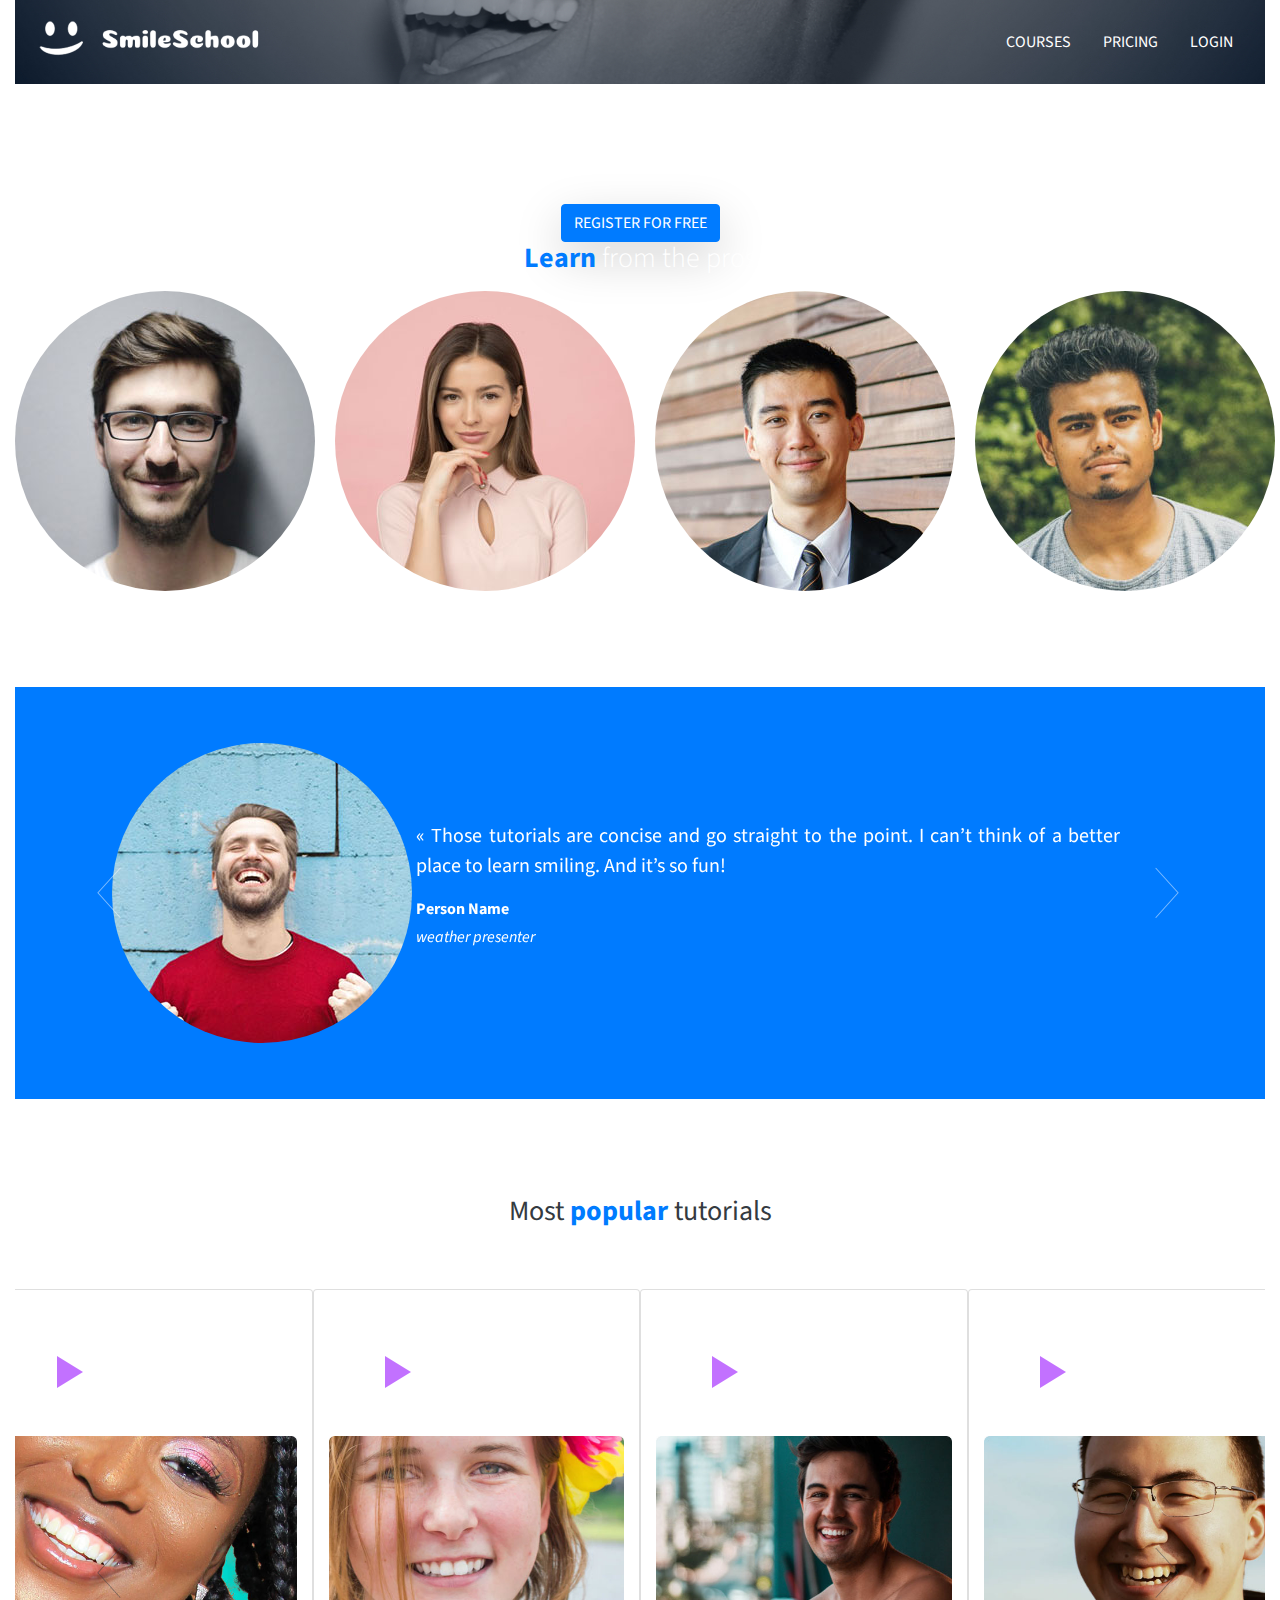
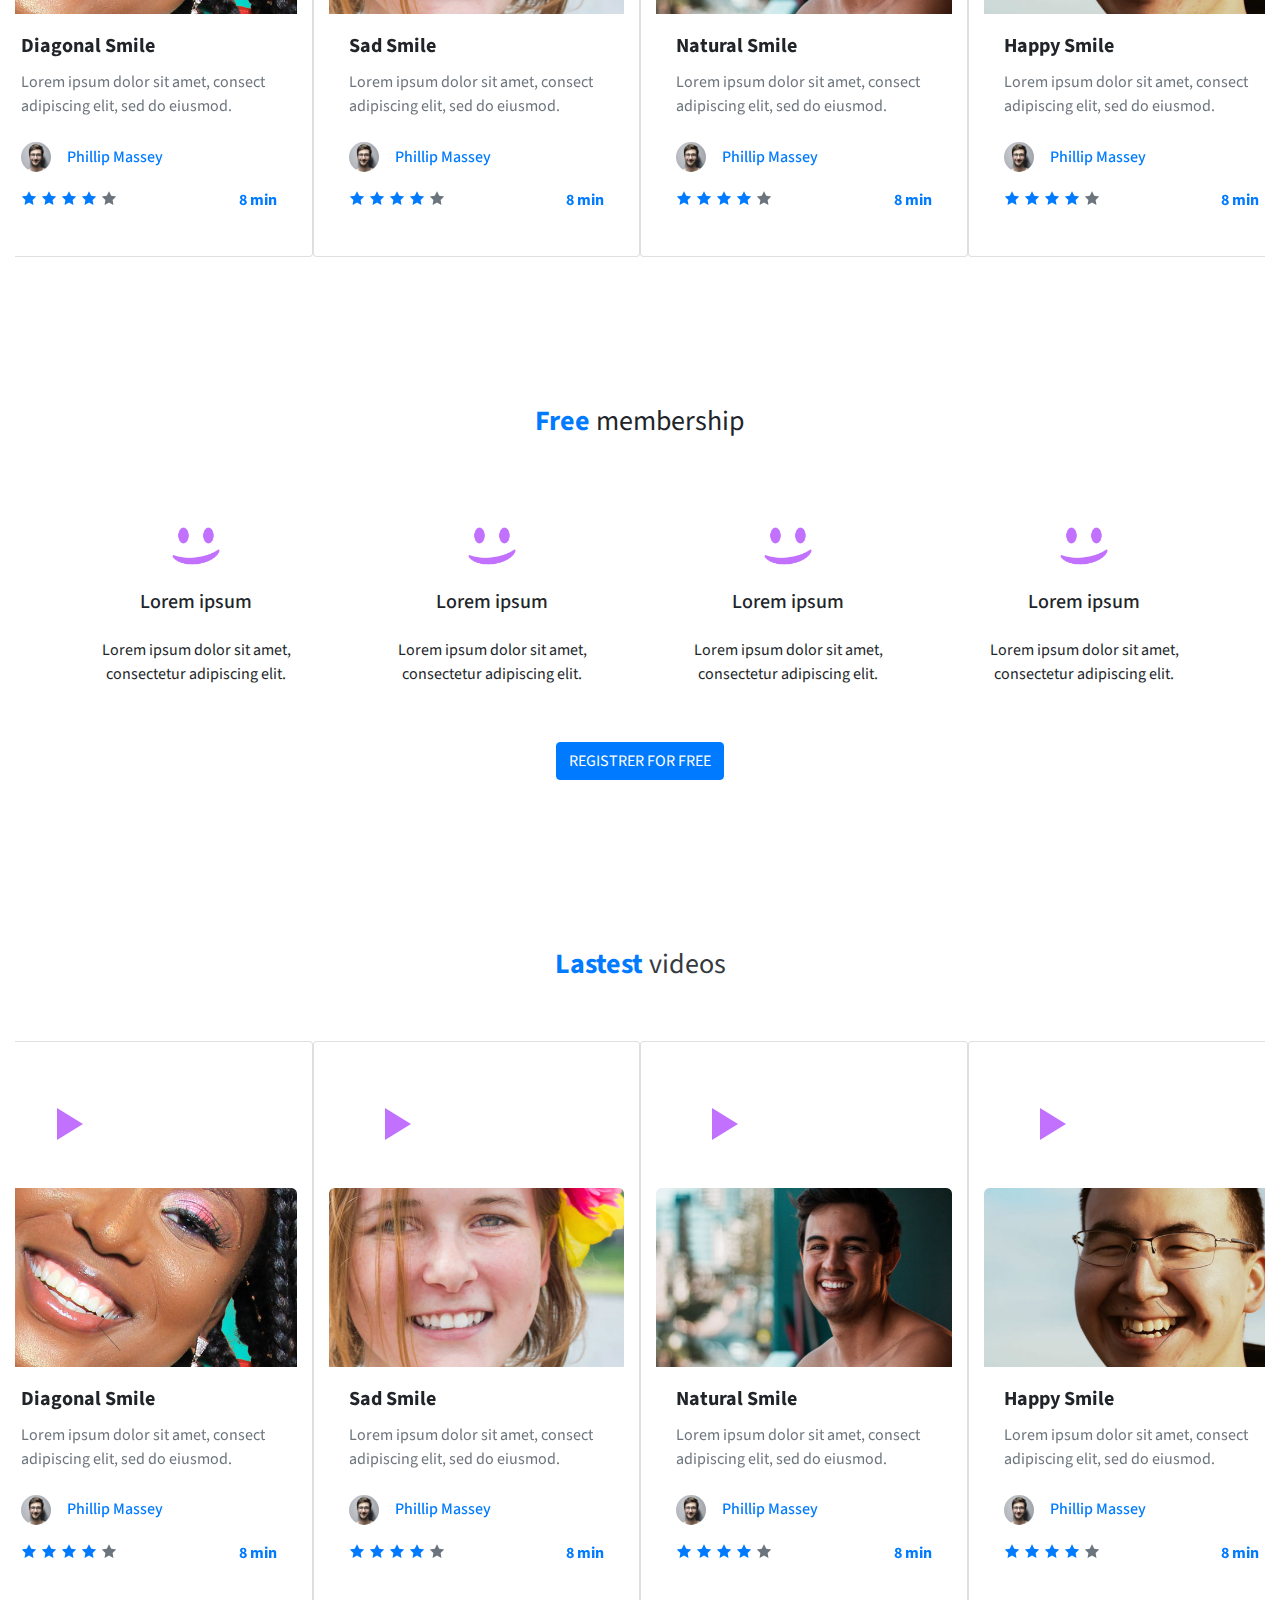
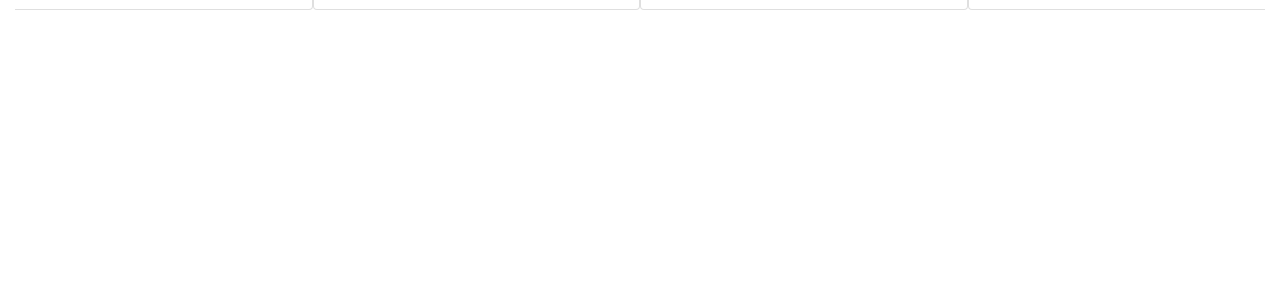
<file: 0-homepage.html>
<!DOCTYPE html>
<html lang="en">

    <head>
        <meta charset="UTF-8">
        <meta http-equiv="X-UA-Compatible" content="IE=edge">
        <meta name="viewport" content="width=device-width, initial-scale=1.0">
        <title>Holberton Smiling School</title>
        <link href="https://fonts.googleapis.com/css?family=Source+Sans+Pro&display=swap" rel="stylesheet">
        <link href="https://fonts.googleapis.com/css?family=Coiny&display=swap" rel="stylesheet">
        <script src="https://code.jquery.com/jquery-3.4.1.min.js" integrity="sha256-CSXorXvZcTkaix6Yvo6HppcZGetbYMGWSFlBw8HfCJo=" crossorigin="anonymous"></script>
        <script src="https://stackpath.bootstrapcdn.com/bootstrap/4.4.1/js/bootstrap.min.js" integrity="sha384-wfSDF2E50Y2D1uUdj0O3uMBJnjuUD4Ih7YwaYd1iqfktj0Uod8GCExl3Og8ifwB6" crossorigin="anonymous"></script>
        <script src="https://cdnjs.cloudflare.com/ajax/libs/popper.js/1.12.9/umd/popper.min.js" integrity="sha384-ApNbgh9B+Y1QKtv3Rn7W3mgPxhU9K/ScQsAP7hUibX39j7fakFPskvXusvfa0b4Q" crossorigin="anonymous"></script>
        <link rel="stylesheet" href="https://stackpath.bootstrapcdn.com/bootstrap/4.4.1/css/bootstrap.min.css" integrity="sha384-Vkoo8x4CGsO3+Hhxv8T/Q5PaXtkKtu6ug5TOeNV6gBiFeWPGFN9MuhOf23Q9Ifjh" crossorigin="anonymous">
        <link rel="stylesheet" href="styles.css">
        <link rel="stylesheet" href="holberton_school-icon/style.css">
    </head>

<body class="homepage container-fluid">
    <header class="py-2">
        <nav class="navbar navbar-expand-sm navbar-dark text-uppercase">
            <button class="navbar-toggler border-0" type="button" data-toggle="collapse"
                data-target="#navbarSupportedContent" aria-controls="navbarSupportedContent" aria-expanded="false"
                aria-label="Toggle navigation">
                <span class="navbar-toggler-icon"></span>
            </button>
            <div class="brand">
                <a class="navbar-brand" href="#">
                    <div class="logo d-flex flex-column-sm justify-content-center alig-items-center">
                        <div class="logo-img px-2">
                            <img src="images/smile_off.png" alt="logo" width="45">
                        </div>
                        <div class="logo-text px-2">
                            <img src="images/logo.png" alt="letter" width="160">
                        </div>
                    </div>
                </a>
            </div>
            <div class="collapse navbar-collapse text-center" id="navbarSupportedContent">
                <ul class="navbar-nav ml-auto">
                    <li class="nav-item">
                        <a class="nav-link mx-2 text-white" href="#">courses</a>
                    </li>
                    <li class="nav-item">
                        <a class="nav-link mx-2 text-white" href="#">pricing</a>
                    </li>
                    <li class="nav-item">
                        <a class="nav-link mx-2 text-white" href="#">login</a>
                    </li>
                </ul>
            </div>
        </nav>
    </header>
    <main>
        <section class="hero-piece text-center justify-content-center alig-items-center text-white px-0 pb-3">
            <div class="d-flex text-white text-center">
                <div class="col">
                    <h1>Get schooled</h1>
                </div>
            </div>
            <div class="d-flex text-white justify-content-center text-center">
                <div class="px-4 text-uppercase">
                    <a class="text-white" href="#">smiles</a>
                </div>
                <div class="px-4 text-uppercase">
                    <a class="text-white" href="#">grin</a>
                </div>
                <div class="px-4 text-uppercase mb-3">
                    <a class="text-white" href="#">laugh</a>
                </div>
            </div>
            <div class="d-flex text-white text-center">
                <div class="col">
                    <button class="btn btn-primary mt-4 text-uppercase shadow-lg">register for free</button>
                </div>
            </div>
            <div class="d-flex text-white text-center">
                <div class="col">
                    <h3 class="pro-title font-weight-light"><span class="text-primary font-weight-bold">Learn</span>
                        from
                        the pros</h3>
                </div>
            </div>
            <div class="row pro-row text-white justify-content-center text-center">
                <div class="pro col-6 col-sm-3 col-md-3 col-md-3 col-lg-3">
                    <img class="pro-img rounded-circle my-2" src="images/profile_1.jpg" alt="profile_1">
                    <h5>Phillip Massey</h5>
                    <blockquote class="text-center">
                        <p><cite>« Smile of the year »</cite> 2018 - 2019</p>
                    </blockquote>
                </div>
                <div class="pro col-6 col-sm-3 col-md-3 col-md-3 col-lg-3">
                    <img class="pro-img rounded-circle my-2" src="images/profile_2.jpg" alt="profile_2">
                    <h5>Nannie Lawrence</h5>
                    <blockquote class="text-center">
                        <p>Best <cite>« little smile »</cite> 2017</p>
                    </blockquote>
                </div>
                <div class="pro col-6 col-sm-3 col-md-3 col-md-3 col-lg-3 ">
                    <img class="pro-img rounded-circle my-2" src="images/profile_3.jpg" alt="profile_3">
                    <h5>Bruce Walters</h5>
                    <blockquote class="text-center">
                        <p>Best <cite>« Friend Smile »</cite> live performance 2019</p>
                    </blockquote>
                </div>
                <div class="pro col-6 col-sm-3 col-md-3 col-md-3 col-lg-3">
                    <img class="pro-img rounded-circle my-2" src="images/profile_4.jpg" alt="profile_4">
                    <h5 class="h5">Henry Hughes</h5>
                    <blockquote class="text-center">
                        <p><cite>« 24h smiles »</cite> winner 2016 - 2019</p>
                    </blockquote>
                </div>
            </div>
        </section>
        <div id="quotes" class="carousel slide bg-primary text-white" data-ride="carousel">
            <div class="carousel-inner">
                <div class="carousel-item active">
                    <div class="row justify-content-center alig-items-center p-5">
                        <div class="car-img col-sm-3 text-right align-self-center">
                            <img class="pro-img rounded-circle my-2" src="images/profile_5.jpg" alt="profile_2">
                        </div>
                        <div class="col-xs-6  col-sm-8 align-self-center">
                            <blockquote class="blockquote text-justify ml-2 mr-5">
                                <p>« Those tutorials are concise and go straight to the point. I can’t think of a better
                                    place
                                    to learn smiling. And it’s so fun!</p>
                                <p class="small font-weight-bold mb-1">Person Name</p>
                                <p class="small"><cite>weather presenter</cite></p>
                            </blockquote>
                        </div>
                    </div>
                </div>
                <div class="carousel-item">
                    <div class="row justify-content-center alig-items-center p-5">
                        <div class="car-img col-sm-3 text-right align-self-center">
                            <img class="pro-img rounded-circle my-2" src="images/profile_5.jpg" alt="profile_2">
                        </div>
                        <div class="col-xs-6 col-sm-8 align-self-center">
                            <blockquote class="blockquote text-justify ml-2 mr-5">
                                <p>« Those tutorials are concise and go straight to the point. I can’t think of a better
                                    place
                                    to learn smiling. And it’s so fun!</p>
                                <p class="small font-weight-bold mb-1">Person Name</p>
                                <p class="small"><cite>weather presenter</cite></p>
                            </blockquote>
                        </div>
                    </div>
                </div>
                <div class="carousel-item">
                    <div class="row justify-content-center alig-items-center p-5">
                        <div class="car-img col-sm-3 text-right align-self-center">
                            <img class="pro-img rounded-circle my-2" src="images/profile_5.jpg" alt="profile_2">
                        </div>
                        <div class="col-xs-6 col-sm-8 align-self-center">
                            <blockquote class="blockquote text-justify ml-2 mr-5">
                                <p>« Those tutorials are concise and go straight to the point. I can’t think of a better
                                    place
                                    to learn smiling. And it’s so fun!</p>
                                <p class="small font-weight-bold mb-1">Person Name</p>
                                <p class="small"><cite>weather presenter</cite></p>
                            </blockquote>
                        </div>
                    </div>
                </div>
            </div>
            <a class="carousel-control-prev" href="#quotes" data-slide="prev">
                <span class="holberton_school-icon-arrow_4" aria-hidden="true"></span>
            </a>
            <a class="carousel-control-next" href="#quotes" data-slide="next">
                <span class="holberton_school-icon-arrow_3 mr-2" aria-hidden="true"></span>
            </a>
        </div>
        <div class="bg-white justify-content-center align-items-center py-5">
            <div class="d-flex text-dark justify-content-center py-5">
                <h3 class="font-weight-normal">Most <span class="text-primary font-weight-bold">popular</span>
                    tutorials</h3>
            </div>
            <div id="tutorials" class="carousel slide py-1" data-ride="carousel">
                <div class="carousel-inner">
                    <div class="carousel-item active">
                        <div class="row justify-content-center alig-items-center">
                            <div class="row-cards d-flex row">
                                <div class="col-lg-3 col-sm-6 card py-3 d-sm-block">
                                    <div class="car-play p-0">
                                        <img class="card-logo" src="images/play.png" alt="play">
                                    </div>
                                    <img class="card-img-top" src="images/thumbnail_4.jpg" alt="Card image 1">
                                    <div class="card-body">
                                        <h5 class="card-title font-weight-bold">Diagonal Smile</h5>
                                        <p class="card-text text-secondary">Lorem ipsum dolor sit amet, consect
                                            adipiscing
                                            elit, sed do
                                            eiusmod.</p>
                                        <div class="author d-flex alig-items-center">
                                            <img class="rounded-circle my-2" src="images/profile_1.jpg" alt="author_1"
                                                width="30">
                                            <h6 class="text-primary align-self-center ml-3 mb-0">Phillip Massey</h6>
                                        </div>
                                        <div class="video-rated d-flex justify-content-between py-2">
                                            <div class="rating-stars d-flex">
                                                <div class="star mr-1">
                                                    <span class="holberton_school-icon-star text-primary"
                                                        aria-hidden="true"></span>
                                                </div>
                                                <div class="star mr-1">
                                                    <span class="holberton_school-icon-star text-primary"
                                                        aria-hidden="true"></span>
                                                </div>
                                                <div class="star mr-1">
                                                    <span class="holberton_school-icon-star text-primary"
                                                        aria-hidden="true"></span>
                                                </div>
                                                <div class="star mr-1">
                                                    <span class="holberton_school-icon-star text-primary"
                                                        aria-hidden="true"></span>
                                                </div>
                                                <div class="star-non-r">
                                                    <span class="holberton_school-icon-star text-muted"
                                                        aria-hidden="true"></span>
                                                </div>
                                            </div>
                                            <div class="rating-time d-flex text-right">
                                                <p
                                                    class="p-0 m-0 text-right text-primary align-self-right font-weight-bold">
                                                    8 min</p>
                                            </div>
                                        </div>
                                    </div>
                                </div>
                                <div class="col-lg-3 col-sm-6 card py-3 d-none d-sm-block">
                                    <div class="car-play p-0">
                                        <img class="card-logo" src="images/play.png" alt="play">
                                    </div>
                                    <img class="card-img-top" src="images/thumbnail_3.jpg" alt="Card image 2" width="5">
                                    <div class="card-body">
                                        <h5 class="card-title font-weight-bold">Sad Smile</h5>
                                        <p class="card-text text-secondary">Lorem ipsum dolor sit amet, consect
                                            adipiscing
                                            elit, sed do
                                            eiusmod.</p>
                                        <div class="author d-flex alig-items-center">
                                            <img class="rounded-circle my-2" src="images/profile_1.jpg" alt="author_1"
                                                width="30">
                                            <h6 class="text-primary align-self-center ml-3 mb-0">Phillip Massey</h6>
                                        </div>
                                        <div class="video-rated d-flex justify-content-between py-2">
                                            <div class="rating-stars d-flex">
                                                <div class="star mr-1">
                                                    <span class="holberton_school-icon-star text-primary"
                                                        aria-hidden="true"></span>
                                                </div>
                                                <div class="star mr-1">
                                                    <span class="holberton_school-icon-star text-primary"
                                                        aria-hidden="true"></span>
                                                </div>
                                                <div class="star mr-1">
                                                    <span class="holberton_school-icon-star text-primary"
                                                        aria-hidden="true"></span>
                                                </div>
                                                <div class="star mr-1">
                                                    <span class="holberton_school-icon-star text-primary"
                                                        aria-hidden="true"></span>
                                                </div>
                                                <div class="star-non-r">
                                                    <span class="holberton_school-icon-star text-muted"
                                                        aria-hidden="true"></span>
                                                </div>
                                            </div>
                                            <div class="rating-time d-flex text-right">
                                                <p
                                                    class="p-0 m-0 text-right text-primary align-self-right font-weight-bold">
                                                    8 min</p>
                                            </div>
                                        </div>
                                    </div>
                                </div>
                                <div class="col-lg-3 col-sm-6 card py-3 d-none d-lg-block">
                                    <div class="car-play p-0">
                                        <img class="card-logo" src="images/play.png" alt="play">
                                    </div>
                                    <img class="card-img-top" src="images/thumbnail_1.jpg" alt="Card image 3" width="5">
                                    <div class="card-body">
                                        <h5 class="card-title font-weight-bold">Natural Smile</h5>
                                        <p class="card-text text-secondary">Lorem ipsum dolor sit amet, consect
                                            adipiscing
                                            elit,
                                            sed do
                                            eiusmod.</p>
                                        <div class="author d-flex alig-items-center">
                                            <img class="rounded-circle my-2" src="images/profile_1.jpg" alt="author_1"
                                                width="30">
                                            <h6 class="text-primary align-self-center ml-3 mb-0">Phillip Massey</h6>
                                        </div>
                                        <div class="video-rated d-flex justify-content-between py-2">
                                            <div class="rating-stars d-flex">
                                                <div class="star mr-1">
                                                    <span class="holberton_school-icon-star text-primary"
                                                        aria-hidden="true"></span>
                                                </div>
                                                <div class="star mr-1">
                                                    <span class="holberton_school-icon-star text-primary"
                                                        aria-hidden="true"></span>
                                                </div>
                                                <div class="star mr-1">
                                                    <span class="holberton_school-icon-star text-primary"
                                                        aria-hidden="true"></span>
                                                </div>
                                                <div class="star mr-1">
                                                    <span class="holberton_school-icon-star text-primary"
                                                        aria-hidden="true"></span>
                                                </div>
                                                <div class="star-non-r">
                                                    <span class="holberton_school-icon-star text-muted"
                                                        aria-hidden="true"></span>
                                                </div>
                                            </div>
                                            <div class="rating-time d-flex text-right">
                                                <p
                                                    class="p-0 m-0 text-right text-primary align-self-right font-weight-bold">
                                                    8 min</p>
                                            </div>
                                        </div>
                                    </div>
                                </div>
                                <div class="col-lg-3 col-sm-6 card py-3 d-none d-lg-block">
                                    <div class="car-play p-0">
                                        <img class="card-logo" src="images/play.png" alt="play">
                                    </div>
                                    <img class="card-img-top" src="images/thumbnail_2.jpg" alt="Card image 4" width="5">
                                    <div class="card-body">
                                        <h5 class="card-title font-weight-bold">Happy Smile</h5>
                                        <p class="card-text text-secondary">Lorem ipsum dolor sit amet, consect
                                            adipiscing
                                            elit, sed do
                                            eiusmod.</p>
                                        <div class="author d-flex alig-items-center">
                                            <img class="rounded-circle my-2" src="images/profile_1.jpg" alt="author_1"
                                                width="30">
                                            <h6 class="text-primary align-self-center ml-3 mb-0">Phillip Massey</h6>
                                        </div>
                                        <div class="video-rated d-flex justify-content-between py-2">
                                            <div class="rating-stars d-flex">
                                                <div class="star mr-1">
                                                    <span class="holberton_school-icon-star text-primary"
                                                        aria-hidden="true"></span>
                                                </div>
                                                <div class="star mr-1">
                                                    <span class="holberton_school-icon-star text-primary"
                                                        aria-hidden="true"></span>
                                                </div>
                                                <div class="star mr-1">
                                                    <span class="holberton_school-icon-star text-primary"
                                                        aria-hidden="true"></span>
                                                </div>
                                                <div class="star mr-1">
                                                    <span class="holberton_school-icon-star text-primary"
                                                        aria-hidden="true"></span>
                                                </div>
                                                <div class="star-non-r">
                                                    <span class="holberton_school-icon-star text-muted"
                                                        aria-hidden="true"></span>
                                                </div>
                                            </div>
                                            <div class="rating-time d-flex text-right">
                                                <p
                                                    class="p-0 m-0 text-right text-primary align-self-right font-weight-bold">
                                                    8 min</p>
                                            </div>
                                        </div>
                                    </div>
                                </div>
                            </div>
                        </div>
                    </div>
                    <div class="carousel-item">
                        <div class="row justify-content-center alig-items-center">
                            <div class="row-cards d-flex row">
                                <div class="col-lg-3 col-sm-6 card py-3 d-sm-block">
                                    <div class="car-play p-0">
                                        <img class="card-logo" src="images/play.png" alt="play">
                                    </div>
                                    <img class="card-img-top" src="images/thumbnail_4.jpg" alt="Card image 1">
                                    <div class="card-body">
                                        <h5 class="card-title font-weight-bold">Diagonal Smile</h5>
                                        <p class="card-text text-secondary">Lorem ipsum dolor sit amet, consect
                                            adipiscing
                                            elit, sed do
                                            eiusmod.</p>
                                        <div class="author d-flex alig-items-center">
                                            <img class="rounded-circle my-2" src="images/profile_1.jpg" alt="author_1"
                                                width="30">
                                            <h6 class="text-primary align-self-center ml-3 mb-0">Phillip Massey</h6>
                                        </div>
                                        <div class="video-rated d-flex justify-content-between py-2">
                                            <div class="rating-stars d-flex">
                                                <div class="star mr-1">
                                                    <span class="holberton_school-icon-star text-primary"
                                                        aria-hidden="true"></span>
                                                </div>
                                                <div class="star mr-1">
                                                    <span class="holberton_school-icon-star text-primary"
                                                        aria-hidden="true"></span>
                                                </div>
                                                <div class="star mr-1">
                                                    <span class="holberton_school-icon-star text-primary"
                                                        aria-hidden="true"></span>
                                                </div>
                                                <div class="star mr-1">
                                                    <span class="holberton_school-icon-star text-primary"
                                                        aria-hidden="true"></span>
                                                </div>
                                                <div class="star-non-r">
                                                    <span class="holberton_school-icon-star text-muted"
                                                        aria-hidden="true"></span>
                                                </div>
                                            </div>
                                            <div class="rating-time d-flex text-right">
                                                <p
                                                    class="p-0 m-0 text-right text-primary align-self-right font-weight-bold">
                                                    8 min</p>
                                            </div>
                                        </div>
                                    </div>
                                </div>
                                <div class="col-lg-3 col-sm-6 card py-3 d-none d-sm-block">
                                    <div class="car-play p-0">
                                        <img class="card-logo" src="images/play.png" alt="play">
                                    </div>
                                    <img class="card-img-top" src="images/thumbnail_3.jpg" alt="Card image 2" width="5">
                                    <div class="card-body">
                                        <h5 class="card-title font-weight-bold">Sad Smile</h5>
                                        <p class="card-text text-secondary">Lorem ipsum dolor sit amet, consect
                                            adipiscing
                                            elit, sed do
                                            eiusmod.</p>
                                        <div class="author d-flex alig-items-center">
                                            <img class="rounded-circle my-2" src="images/profile_1.jpg" alt="author_1"
                                                width="30">
                                            <h6 class="text-primary align-self-center ml-3 mb-0">Phillip Massey</h6>
                                        </div>
                                        <div class="video-rated d-flex justify-content-between py-2">
                                            <div class="rating-stars d-flex">
                                                <div class="star mr-1">
                                                    <span class="holberton_school-icon-star text-primary"
                                                        aria-hidden="true"></span>
                                                </div>
                                                <div class="star mr-1">
                                                    <span class="holberton_school-icon-star text-primary"
                                                        aria-hidden="true"></span>
                                                </div>
                                                <div class="star mr-1">
                                                    <span class="holberton_school-icon-star text-primary"
                                                        aria-hidden="true"></span>
                                                </div>
                                                <div class="star mr-1">
                                                    <span class="holberton_school-icon-star text-primary"
                                                        aria-hidden="true"></span>
                                                </div>
                                                <div class="star-non-r">
                                                    <span class="holberton_school-icon-star text-muted"
                                                        aria-hidden="true"></span>
                                                </div>
                                            </div>
                                            <div class="rating-time d-flex text-right">
                                                <p
                                                    class="p-0 m-0 text-right text-primary align-self-right font-weight-bold">
                                                    8 min</p>
                                            </div>
                                        </div>
                                    </div>
                                </div>
                                <div class="col-lg-3 col-sm-6 card py-3 d-none d-lg-block">
                                    <div class="car-play p-0">
                                        <img class="card-logo" src="images/play.png" alt="play">
                                    </div>
                                    <img class="card-img-top" src="images/thumbnail_1.jpg" alt="Card image 3" width="5">
                                    <div class="card-body">
                                        <h5 class="card-title font-weight-bold">Natural Smile</h5>
                                        <p class="card-text text-secondary">Lorem ipsum dolor sit amet, consect
                                            adipiscing
                                            elit,
                                            sed do
                                            eiusmod.</p>
                                        <div class="author d-flex alig-items-center">
                                            <img class="rounded-circle my-2" src="images/profile_1.jpg" alt="author_1"
                                                width="30">
                                            <h6 class="text-primary align-self-center ml-3 mb-0">Phillip Massey</h6>
                                        </div>
                                        <div class="video-rated d-flex justify-content-between py-2">
                                            <div class="rating-stars d-flex">
                                                <div class="star mr-1">
                                                    <span class="holberton_school-icon-star text-primary"
                                                        aria-hidden="true"></span>
                                                </div>
                                                <div class="star mr-1">
                                                    <span class="holberton_school-icon-star text-primary"
                                                        aria-hidden="true"></span>
                                                </div>
                                                <div class="star mr-1">
                                                    <span class="holberton_school-icon-star text-primary"
                                                        aria-hidden="true"></span>
                                                </div>
                                                <div class="star mr-1">
                                                    <span class="holberton_school-icon-star text-primary"
                                                        aria-hidden="true"></span>
                                                </div>
                                                <div class="star-non-r">
                                                    <span class="holberton_school-icon-star text-muted"
                                                        aria-hidden="true"></span>
                                                </div>
                                            </div>
                                            <div class="rating-time d-flex text-right">
                                                <p
                                                    class="p-0 m-0 text-right text-primary align-self-right font-weight-bold">
                                                    8 min</p>
                                            </div>
                                        </div>
                                    </div>
                                </div>
                                <div class="col-lg-3 col-sm-6 card py-3 d-none d-lg-block">
                                    <div class="car-play p-0">
                                        <img class="card-logo" src="images/play.png" alt="play">
                                    </div>
                                    <img class="card-img-top" src="images/thumbnail_2.jpg" alt="Card image 4" width="5">
                                    <div class="card-body">
                                        <h5 class="card-title font-weight-bold">Happy Smile</h5>
                                        <p class="card-text text-secondary">Lorem ipsum dolor sit amet, consect
                                            adipiscing
                                            elit, sed do
                                            eiusmod.</p>
                                        <div class="author d-flex alig-items-center">
                                            <img class="rounded-circle my-2" src="images/profile_1.jpg" alt="author_1"
                                                width="30">
                                            <h6 class="text-primary align-self-center ml-3 mb-0">Phillip Massey</h6>
                                        </div>
                                        <div class="video-rated d-flex justify-content-between py-2">
                                            <div class="rating-stars d-flex">
                                                <div class="star mr-1">
                                                    <span class="holberton_school-icon-star text-primary"
                                                        aria-hidden="true"></span>
                                                </div>
                                                <div class="star mr-1">
                                                    <span class="holberton_school-icon-star text-primary"
                                                        aria-hidden="true"></span>
                                                </div>
                                                <div class="star mr-1">
                                                    <span class="holberton_school-icon-star text-primary"
                                                        aria-hidden="true"></span>
                                                </div>
                                                <div class="star mr-1">
                                                    <span class="holberton_school-icon-star text-primary"
                                                        aria-hidden="true"></span>
                                                </div>
                                                <div class="star-non-r">
                                                    <span class="holberton_school-icon-star text-muted"
                                                        aria-hidden="true"></span>
                                                </div>
                                            </div>
                                            <div class="rating-time d-flex text-right">
                                                <p
                                                    class="p-0 m-0 text-right text-primary align-self-right font-weight-bold">
                                                    8 min</p>
                                            </div>
                                        </div>
                                    </div>
                                </div>
                            </div>
                        </div>
                    </div>
                    <a class="carousel-control-prev" href="#tutorials" data-slide="prev">
                        <span class="holberton_school-icon-arrow_4 text-dark" aria-hidden="true"></span>
                    </a>
                    <a class="carousel-control-next" href="#tutorials" data-slide="next">
                        <span class="holberton_school-icon-arrow_3 mr-2 text-dark" aria-hidden="true"></span>
                    </a>
                </div>
            </div>
        </div>
        <section class="membership justify-content-center align-items-center text-center p-5">
            <h3 class="font-weight-normal my-5"><span class="text-primary font-weight-bold">Free </span>
                membership</h3>
            <div class="row justify-content-center align-items-center">
                <div class="col-12 col-md-6 col-lg-3 p-3">
                    <img class="my-4" src="images/smile_on.png" alt="smile-on" width="50">
                    <h5 class="mb-4">Lorem ipsum</h5>
                    <p>Lorem ipsum dolor sit amet, consectetur adipiscing elit.</p>
                </div>
                <div class="col-12 col-md-6 col-lg-3 p-3">
                    <img class="my-4" src="images/smile_on.png" alt="smile-on" width="50">
                    <h5 class="mb-4">Lorem ipsum</h5>
                    <p>Lorem ipsum dolor sit amet, consectetur adipiscing elit.</p>
                </div>
                <div class="col-12 col-md-6 col-lg-3 p-3">
                    <img class="my-4" src="images/smile_on.png" alt="smile-on" width="50">
                    <h5 class="mb-4">Lorem ipsum</h5>
                    <p>Lorem ipsum dolor sit amet, consectetur adipiscing elit.</p>
                </div>
                <div class="col-12 col-md-6 col-lg-3 p-3">
                    <img class="my-4" src="images/smile_on.png" alt="smile-on" width="50">
                    <h5 class="mb-4">Lorem ipsum</h5>
                    <div class="d-block">
                        <p>Lorem ipsum dolor sit amet, consectetur adipiscing elit.</p>
                    </div>
                </div>
            </div>
            <button class="btn btn-primary text-uppercase my-4">registrer for free</button>
        </section>
        <div class="bg-white justify-content-center align-items-center py-5">
            <div class="d-flex text-dark justify-content-center py-5">
                <h3 class="font-weight-normal"><span class="text-primary font-weight-bold">Lastest</span>
                    videos</h3>
            </div>
            <div id="lastest" class="carousel slide py-1" data-ride="carousel">
                <!-- The slideshow -->
                <div class="carousel-inner">
                    <div class="carousel-item active">
                        <div class="row justify-content-center alig-items-center">
                            <div class="row-cards d-flex row">
                                <div class="col-lg-3 col-sm-6 card py-3 d-sm-block">
                                    <div class="car-play p-0">
                                        <img class="card-logo" src="images/play.png" alt="play">
                                    </div>
                                    <img class="card-img-top" src="images/thumbnail_4.jpg" alt="Card image 1">

                                    <div class="card-body">

                                        <h5 class="card-title font-weight-bold">Diagonal Smile</h5>
                                        <p class="card-text text-secondary">Lorem ipsum dolor sit amet, consect
                                            adipiscing
                                            elit, sed do
                                            eiusmod.</p>
                                        <div class="author d-flex alig-items-center">
                                            <img class="rounded-circle my-2" src="images/profile_1.jpg" alt="author_1"
                                                width="30">
                                            <h6 class="text-primary align-self-center ml-3 mb-0">Phillip Massey</h6>
                                        </div>
                                        <div class="video-rated d-flex justify-content-between py-2">
                                            <div class="rating-stars d-flex">
                                                <div class="star mr-1">
                                                    <span class="holberton_school-icon-star text-primary"
                                                        aria-hidden="true"></span>
                                                </div>
                                                <div class="star mr-1">
                                                    <span class="holberton_school-icon-star text-primary"
                                                        aria-hidden="true"></span>
                                                </div>
                                                <div class="star mr-1">
                                                    <span class="holberton_school-icon-star text-primary"
                                                        aria-hidden="true"></span>
                                                </div>
                                                <div class="star mr-1">
                                                    <span class="holberton_school-icon-star text-primary"
                                                        aria-hidden="true"></span>
                                                </div>
                                                <div class="star-non-r">
                                                    <span class="holberton_school-icon-star text-muted"
                                                        aria-hidden="true"></span>
                                                </div>
                                            </div>
                                            <div class="rating-time d-flex text-right">
                                                <p
                                                    class="p-0 m-0 text-right text-primary align-self-right font-weight-bold">
                                                    8 min</p>
                                            </div>
                                        </div>
                                    </div>
                                </div>
                                <div class="col-lg-3 col-sm-6 card py-3 d-none d-sm-block">
                                    <div class="car-play p-0">
                                        <img class="card-logo" src="images/play.png" alt="play">
                                    </div>
                                    <img class="card-img-top" src="images/thumbnail_3.jpg" alt="Card image 2" width="5">
                                    <div class="card-body">
                                        <h5 class="card-title font-weight-bold">Sad Smile</h5>
                                        <p class="card-text text-secondary">Lorem ipsum dolor sit amet, consect
                                            adipiscing
                                            elit, sed do
                                            eiusmod.</p>
                                        <div class="author d-flex alig-items-center">
                                            <img class="rounded-circle my-2" src="images/profile_1.jpg" alt="author_1"
                                                width="30">
                                            <h6 class="text-primary align-self-center ml-3 mb-0">Phillip Massey</h6>
                                        </div>
                                        <div class="video-rated d-flex justify-content-between py-2">
                                            <div class="rating-stars d-flex">
                                                <div class="star mr-1">
                                                    <span class="holberton_school-icon-star text-primary"
                                                        aria-hidden="true"></span>
                                                </div>
                                                <div class="star mr-1">
                                                    <span class="holberton_school-icon-star text-primary"
                                                        aria-hidden="true"></span>
                                                </div>
                                                <div class="star mr-1">
                                                    <span class="holberton_school-icon-star text-primary"
                                                        aria-hidden="true"></span>
                                                </div>
                                                <div class="star mr-1">
                                                    <span class="holberton_school-icon-star text-primary"
                                                        aria-hidden="true"></span>
                                                </div>
                                                <div class="star-non-r">
                                                    <span class="holberton_school-icon-star text-muted"
                                                        aria-hidden="true"></span>
                                                </div>
                                            </div>
                                            <div class="rating-time d-flex text-right">
                                                <p
                                                    class="p-0 m-0 text-right text-primary align-self-right font-weight-bold">
                                                    8 min</p>
                                            </div>
                                        </div>
                                    </div>
                                </div>
                                <div class="col-lg-3 col-sm-6 card py-3 d-none d-lg-block">
                                    <div class="car-play p-0">
                                        <img class="card-logo" src="images/play.png" alt="play">
                                    </div>
                                    <img class="card-img-top" src="images/thumbnail_1.jpg" alt="Card image 3" width="5">
                                    <div class="card-body">
                                        <h5 class="card-title font-weight-bold">Natural Smile</h5>
                                        <p class="card-text text-secondary">Lorem ipsum dolor sit amet, consect
                                            adipiscing
                                            elit,
                                            sed do
                                            eiusmod.</p>
                                        <div class="author d-flex alig-items-center">
                                            <img class="rounded-circle my-2" src="images/profile_1.jpg" alt="author_1"
                                                width="30">
                                            <h6 class="text-primary align-self-center ml-3 mb-0">Phillip Massey</h6>
                                        </div>
                                        <div class="video-rated d-flex justify-content-between py-2">
                                            <div class="rating-stars d-flex">
                                                <div class="star mr-1">
                                                    <span class="holberton_school-icon-star text-primary"
                                                        aria-hidden="true"></span>
                                                </div>
                                                <div class="star mr-1">
                                                    <span class="holberton_school-icon-star text-primary"
                                                        aria-hidden="true"></span>
                                                </div>
                                                <div class="star mr-1">
                                                    <span class="holberton_school-icon-star text-primary"
                                                        aria-hidden="true"></span>
                                                </div>
                                                <div class="star mr-1">
                                                    <span class="holberton_school-icon-star text-primary"
                                                        aria-hidden="true"></span>
                                                </div>
                                                <div class="star-non-r">
                                                    <span class="holberton_school-icon-star text-muted"
                                                        aria-hidden="true"></span>
                                                </div>
                                            </div>
                                            <div class="rating-time d-flex text-right">
                                                <p
                                                    class="p-0 m-0 text-right text-primary align-self-right font-weight-bold">
                                                    8 min</p>
                                            </div>
                                        </div>
                                    </div>
                                </div>
                                <div class="col-lg-3 col-sm-6 card py-3 d-none d-lg-block">
                                    <div class="car-play p-0">
                                        <img class="card-logo" src="images/play.png" alt="play">
                                    </div>
                                    <img class="card-img-top" src="images/thumbnail_2.jpg" alt="Card image 4" width="5">
                                    <div class="card-body">
                                        <h5 class="card-title font-weight-bold">Happy Smile</h5>
                                        <p class="card-text text-secondary">Lorem ipsum dolor sit amet, consect
                                            adipiscing
                                            elit, sed do
                                            eiusmod.</p>
                                        <div class="author d-flex alig-items-center">
                                            <img class="rounded-circle my-2" src="images/profile_1.jpg" alt="author_1"
                                                width="30">
                                            <h6 class="text-primary align-self-center ml-3 mb-0">Phillip Massey</h6>
                                        </div>
                                        <div class="video-rated d-flex justify-content-between py-2">
                                            <div class="rating-stars d-flex">
                                                <div class="star mr-1">
                                                    <span class="holberton_school-icon-star text-primary"
                                                        aria-hidden="true"></span>
                                                </div>
                                                <div class="star mr-1">
                                                    <span class="holberton_school-icon-star text-primary"
                                                        aria-hidden="true"></span>
                                                </div>
                                                <div class="star mr-1">
                                                    <span class="holberton_school-icon-star text-primary"
                                                        aria-hidden="true"></span>
                                                </div>
                                                <div class="star mr-1">
                                                    <span class="holberton_school-icon-star text-primary"
                                                        aria-hidden="true"></span>
                                                </div>
                                                <div class="star-non-r">
                                                    <span class="holberton_school-icon-star text-muted"
                                                        aria-hidden="true"></span>
                                                </div>
                                            </div>
                                            <div class="rating-time d-flex text-right">
                                                <p
                                                    class="p-0 m-0 text-right text-primary align-self-right font-weight-bold">
                                                    8 min</p>
                                            </div>
                                        </div>
                                    </div>
                                </div>
                            </div>
                        </div>
                    </div>
                    <div class="carousel-item">
                        <div class="row justify-content-center alig-items-center">
                            <div class="row-cards d-flex row">
                                <div class="col-lg-3 col-sm-6 card py-3 d-sm-block">
                                    <div class="car-play p-0">
                                        <img class="card-logo" src="images/play.png" alt="play">
                                    </div>
                                    <img class="card-img-top" src="images/thumbnail_4.jpg" alt="Card image 1">
                                    <div class="card-body">
                                        <h5 class="card-title font-weight-bold">Diagonal Smile</h5>
                                        <p class="card-text text-secondary">Lorem ipsum dolor sit amet, consect
                                            adipiscing
                                            elit, sed do
                                            eiusmod.</p>
                                        <div class="author d-flex alig-items-center">
                                            <img class="rounded-circle my-2" src="images/profile_1.jpg" alt="author_1"
                                                width="30">
                                            <h6 class="text-primary align-self-center ml-3 mb-0">Phillip Massey</h6>
                                        </div>
                                        <div class="video-rated d-flex justify-content-between py-2">
                                            <div class="rating-stars d-flex">
                                                <div class="star mr-1">
                                                    <span class="holberton_school-icon-star text-primary"
                                                        aria-hidden="true"></span>
                                                </div>
                                                <div class="star mr-1">
                                                    <span class="holberton_school-icon-star text-primary"
                                                        aria-hidden="true"></span>
                                                </div>
                                                <div class="star mr-1">
                                                    <span class="holberton_school-icon-star text-primary"
                                                        aria-hidden="true"></span>
                                                </div>
                                                <div class="star mr-1">
                                                    <span class="holberton_school-icon-star text-primary"
                                                        aria-hidden="true"></span>
                                                </div>
                                                <div class="star-non-r">
                                                    <span class="holberton_school-icon-star text-muted"
                                                        aria-hidden="true"></span>
                                                </div>
                                            </div>
                                            <div class="rating-time d-flex text-right">
                                                <p
                                                    class="p-0 m-0 text-right text-primary align-self-right font-weight-bold">
                                                    8 min</p>
                                            </div>
                                        </div>
                                    </div>
                                </div>
                                <div class="col-lg-3 col-sm-6 card py-3 d-none d-sm-block">
                                    <div class="car-play p-0">
                                        <img class="card-logo" src="images/play.png" alt="play">
                                    </div>
                                    <img class="card-img-top" src="images/thumbnail_3.jpg" alt="Card image 2" width="5">
                                    <div class="card-body">
                                        <h5 class="card-title font-weight-bold">Sad Smile</h5>
                                        <p class="card-text text-secondary">Lorem ipsum dolor sit amet, consect
                                            adipiscing
                                            elit, sed do
                                            eiusmod.</p>
                                        <div class="author d-flex alig-items-center">
                                            <img class="rounded-circle my-2" src="images/profile_1.jpg" alt="author_1"
                                                width="30">
                                            <h6 class="text-primary align-self-center ml-3 mb-0">Phillip Massey</h6>
                                        </div>
                                        <div class="video-rated d-flex justify-content-between py-2">
                                            <div class="rating-stars d-flex">
                                                <div class="star mr-1">
                                                    <span class="holberton_school-icon-star text-primary"
                                                        aria-hidden="true"></span>
                                                </div>
                                                <div class="star mr-1">
                                                    <span class="holberton_school-icon-star text-primary"
                                                        aria-hidden="true"></span>
                                                </div>
                                                <div class="star mr-1">
                                                    <span class="holberton_school-icon-star text-primary"
                                                        aria-hidden="true"></span>
                                                </div>
                                                <div class="star mr-1">
                                                    <span class="holberton_school-icon-star text-primary"
                                                        aria-hidden="true"></span>
                                                </div>
                                                <div class="star-non-r">
                                                    <span class="holberton_school-icon-star text-muted"
                                                        aria-hidden="true"></span>
                                                </div>
                                            </div>
                                            <div class="rating-time d-flex text-right">
                                                <p
                                                    class="p-0 m-0 text-right text-primary align-self-right font-weight-bold">
                                                    8 min</p>
                                            </div>
                                        </div>
                                    </div>
                                </div>
                                <div class="col-lg-3 col-sm-6 card py-3 d-none d-lg-block">
                                    <div class="car-play p-0">
                                        <img class="card-logo" src="images/play.png" alt="play">
                                    </div>
                                    <img class="card-img-top" src="images/thumbnail_1.jpg" alt="Card image 3" width="5">
                                    <div class="card-body">
                                        <h5 class="card-title font-weight-bold">Natural Smile</h5>
                                        <p class="card-text text-secondary">Lorem ipsum dolor sit amet, consect
                                            adipiscing
                                            elit,
                                            sed do
                                            eiusmod.</p>
                                        <div class="author d-flex alig-items-center">
                                            <img class="rounded-circle my-2" src="images/profile_1.jpg" alt="author_1"
                                                width="30">
                                            <h6 class="text-primary align-self-center ml-3 mb-0">Phillip Massey</h6>
                                        </div>
                                        <div class="video-rated d-flex justify-content-between py-2">
                                            <div class="rating-stars d-flex">
                                                <div class="star mr-1">
                                                    <span class="holberton_school-icon-star text-primary"
                                                        aria-hidden="true"></span>
                                                </div>
                                                <div class="star mr-1">
                                                    <span class="holberton_school-icon-star text-primary"
                                                        aria-hidden="true"></span>
                                                </div>
                                                <div class="star mr-1">
                                                    <span class="holberton_school-icon-star text-primary"
                                                        aria-hidden="true"></span>
                                                </div>
                                                <div class="star mr-1">
                                                    <span class="holberton_school-icon-star text-primary"
                                                        aria-hidden="true"></span>
                                                </div>
                                                <div class="star-non-r">
                                                    <span class="holberton_school-icon-star text-muted"
                                                        aria-hidden="true"></span>
                                                </div>
                                            </div>
                                            <div class="rating-time d-flex text-right">
                                                <p
                                                    class="p-0 m-0 text-right text-primary align-self-right font-weight-bold">
                                                    8 min</p>
                                            </div>
                                        </div>
                                    </div>
                                </div>
                                <div class="col-lg-3 col-sm-6 card py-3 d-none d-lg-block">
                                    <div class="car-play p-0">
                                        <img class="card-logo" src="images/play.png" alt="play">
                                    </div>
                                    <img class="card-img-top" src="images/thumbnail_2.jpg" alt="Card image 4" width="5">
                                    <div class="card-body">
                                        <h5 class="card-title font-weight-bold">Happy Smile</h5>
                                        <p class="card-text text-secondary">Lorem ipsum dolor sit amet, consect
                                            adipiscing
                                            elit, sed do
                                            eiusmod.</p>
                                        <div class="author d-flex alig-items-center">
                                            <img class="rounded-circle my-2" src="images/profile_1.jpg" alt="author_1"
                                                width="30">
                                            <h6 class="text-primary align-self-center ml-3 mb-0">Phillip Massey</h6>
                                        </div>
                                        <div class="video-rated d-flex justify-content-between py-2">
                                            <div class="rating-stars d-flex">
                                                <div class="star mr-1">
                                                    <span class="holberton_school-icon-star text-primary"
                                                        aria-hidden="true"></span>
                                                </div>
                                                <div class="star mr-1">
                                                    <span class="holberton_school-icon-star text-primary"
                                                        aria-hidden="true"></span>
                                                </div>
                                                <div class="star mr-1">
                                                    <span class="holberton_school-icon-star text-primary"
                                                        aria-hidden="true"></span>
                                                </div>
                                                <div class="star mr-1">
                                                    <span class="holberton_school-icon-star text-primary"
                                                        aria-hidden="true"></span>
                                                </div>
                                                <div class="star-non-r">
                                                    <span class="holberton_school-icon-star text-muted"
                                                        aria-hidden="true"></span>
                                                </div>
                                            </div>
                                            <div class="rating-time d-flex text-right">
                                                <p
                                                    class="p-0 m-0 text-right text-primary align-self-right font-weight-bold">
                                                    8 min</p>
                                            </div>
                                        </div>
                                    </div>
                                </div>
                            </div>
                        </div>
                    </div>
                    <a class="carousel-control-prev" href="#lastest" data-slide="prev">
                        <span class="holberton_school-icon-arrow_4 text-dark" aria-hidden="true"></span>
                    </a>
                    <a class="carousel-control-next" href="#lastest" data-slide="next">
                        <span class="holberton_school-icon-arrow_3 mr-2 text-dark" aria-hidden="true"></span>
                    </a>
                </div>
            </div>
        </div>
    </main>
    <footer class="footer text-white px-5 pt-5 pb-3">
        <div class="row w-100 justify-content-center">
            <div class="footer-logo col-sm-9">
                <div class="d-flex flex-column-sm alig-items-center py-3">
                    <div class=" px-2">
                        <img src="images/smile_off.png" alt="logo" width="45">
                    </div>
                    <div class=" px-2">
                        <img src="images/logo.png" alt="letter" width="160">
                    </div> 
                </div>
            </div>
            <div class="footer-s-m col-sm-3 d-flex justify-content-sm-end py-3">
                <span class="holberton_school-icon-ic_facebook m-2" aria-hidden="true"></span>
                <span class="holberton_school-icon-ic_twitter m-2" aria-hidden="true"></span>
                <span class="holberton_school-icon-ic_instagram m-2" aria-hidden="true"></span>
            </div>
            <div class="col-12 text-center">
                <p class="pt-4 pb-3 copyright">©smileschool 2020</p>
            </div>
        </div>
    </footer>
</body>
</html>
</file>
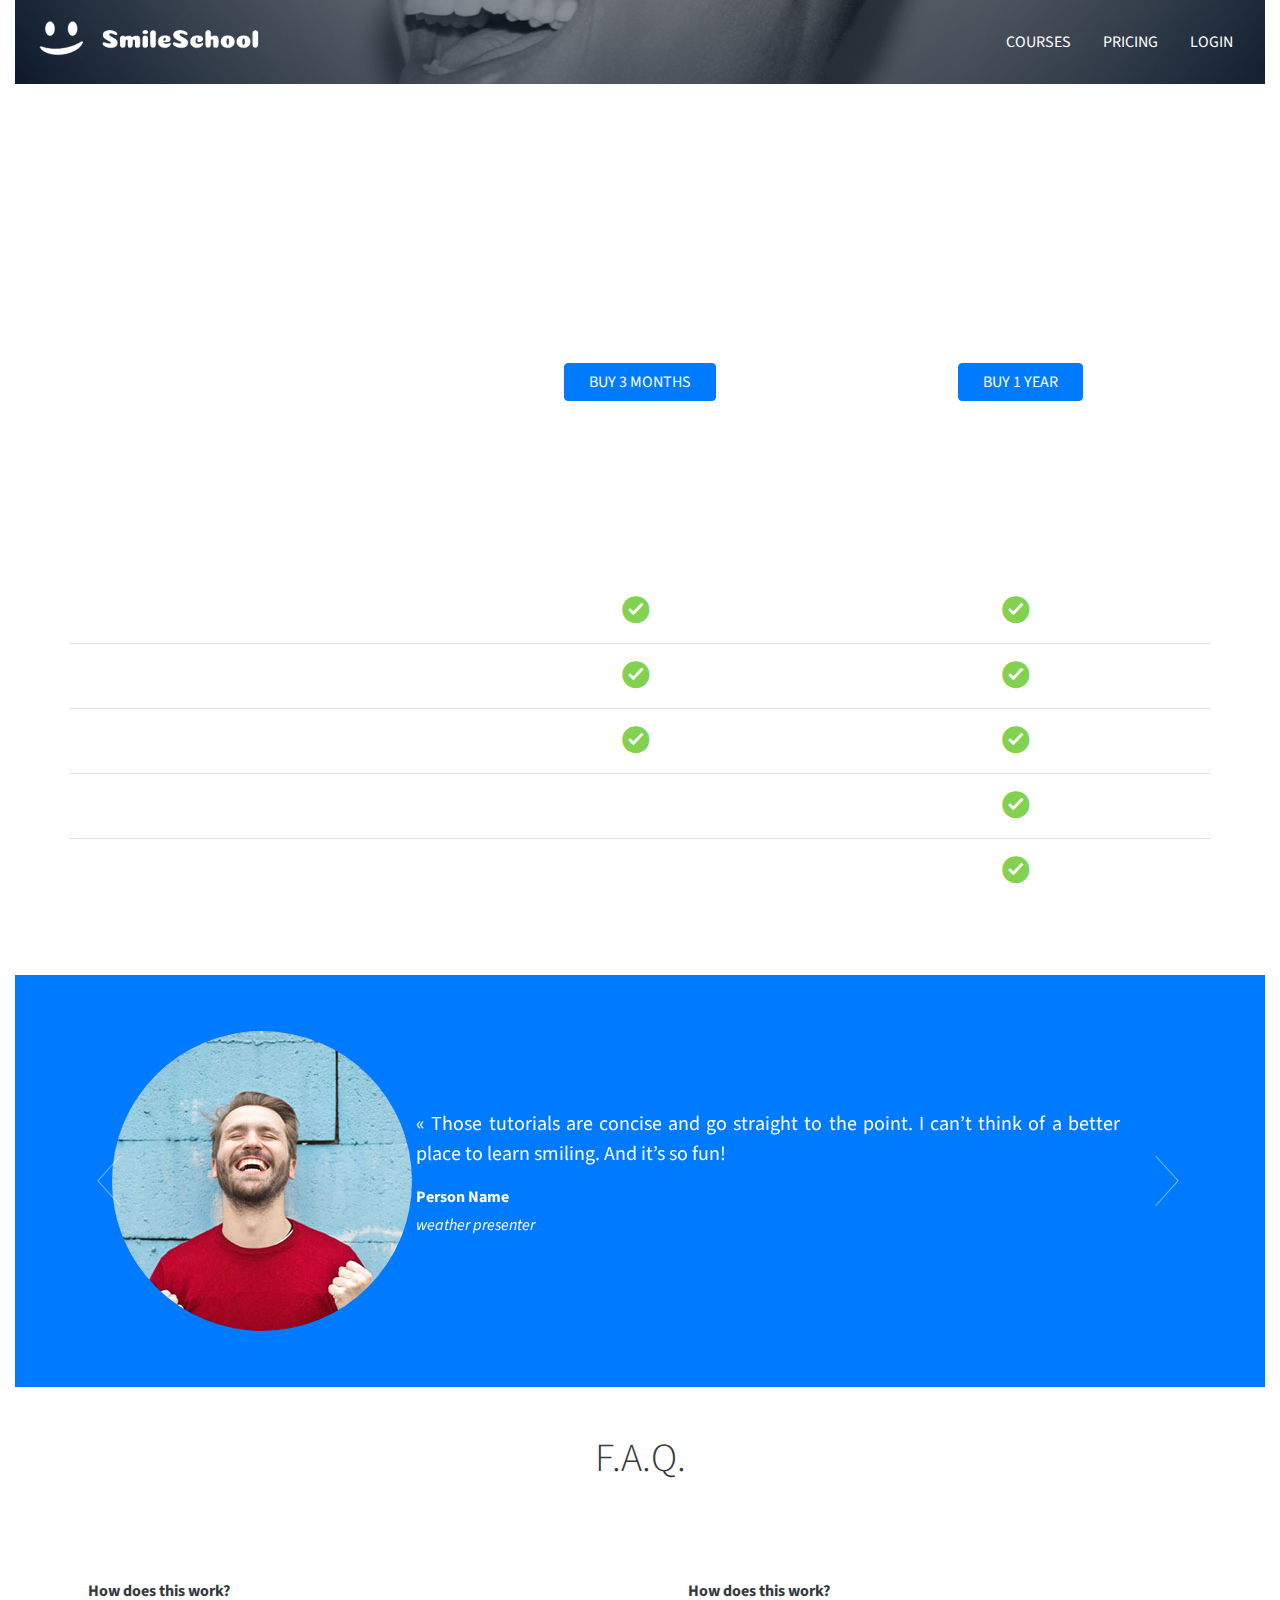
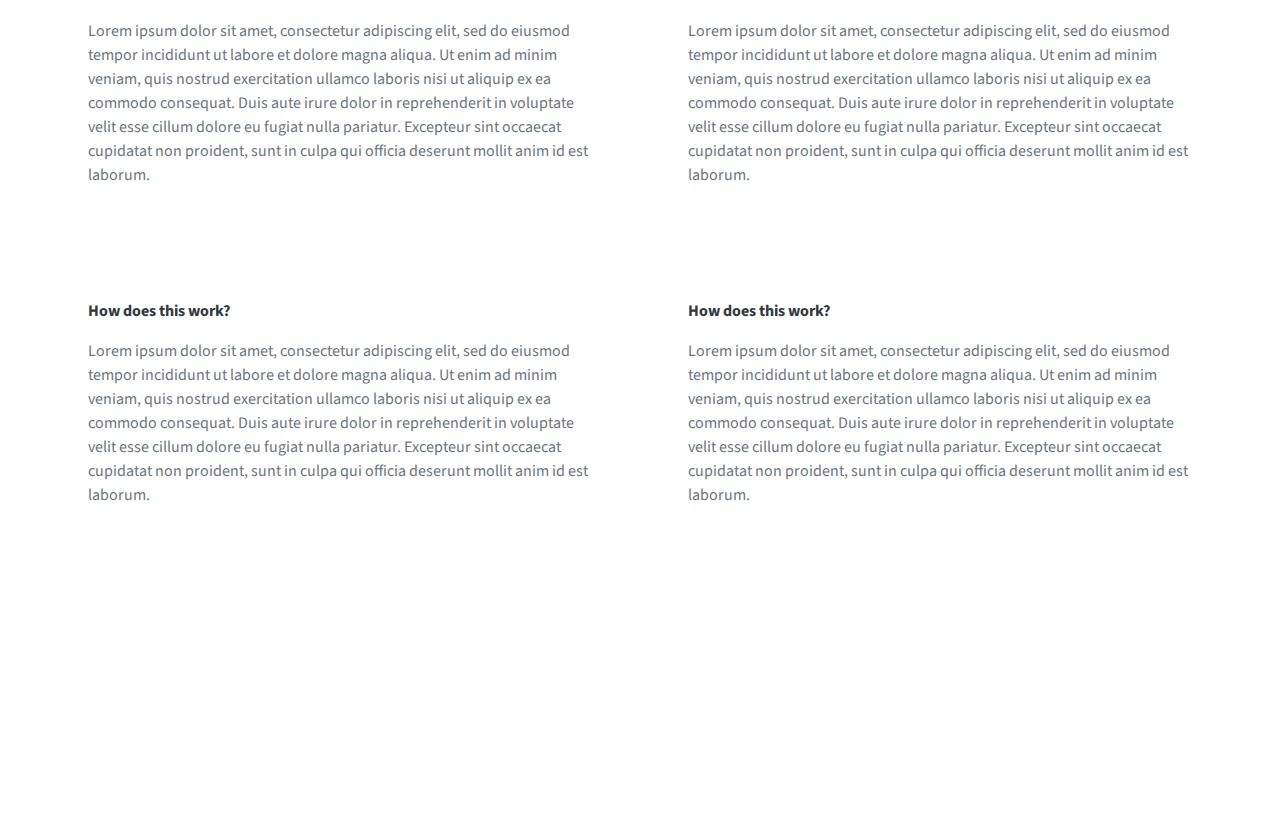
<file: 0-pricing.html>
<!DOCTYPE html>
<html lang="en">

    <head>
        <meta charset="UTF-8">
        <meta http-equiv="X-UA-Compatible" content="IE=edge">
        <meta name="viewport" content="width=device-width, initial-scale=1.0">
        <title>Holberton Smiling School</title>
        <link href="https://fonts.googleapis.com/css?family=Source+Sans+Pro&display=swap" rel="stylesheet">
        <link href="https://fonts.googleapis.com/css?family=Coiny&display=swap" rel="stylesheet">
        <script src="https://code.jquery.com/jquery-3.4.1.min.js" integrity="sha256-CSXorXvZcTkaix6Yvo6HppcZGetbYMGWSFlBw8HfCJo=" crossorigin="anonymous"></script>
        <script src="https://stackpath.bootstrapcdn.com/bootstrap/4.4.1/js/bootstrap.min.js" integrity="sha384-wfSDF2E50Y2D1uUdj0O3uMBJnjuUD4Ih7YwaYd1iqfktj0Uod8GCExl3Og8ifwB6" crossorigin="anonymous"></script>
        <script src="https://cdnjs.cloudflare.com/ajax/libs/popper.js/1.12.9/umd/popper.min.js" integrity="sha384-ApNbgh9B+Y1QKtv3Rn7W3mgPxhU9K/ScQsAP7hUibX39j7fakFPskvXusvfa0b4Q" crossorigin="anonymous"></script>
        <link rel="stylesheet" href="https://stackpath.bootstrapcdn.com/bootstrap/4.4.1/css/bootstrap.min.css" integrity="sha384-Vkoo8x4CGsO3+Hhxv8T/Q5PaXtkKtu6ug5TOeNV6gBiFeWPGFN9MuhOf23Q9Ifjh" crossorigin="anonymous">
        <link rel="stylesheet" href="styles.css">
        <link rel="stylesheet" href="holberton_school-icon/style.css">
    </head>

<body class="pricing container-fluid">
    <header class="py-2">
        <nav class="navbar navbar-expand-sm navbar-dark text-uppercase">

            <button class="navbar-toggler border-0" type="button" data-toggle="collapse"
                data-target="#navbarSupportedContent" aria-controls="navbarSupportedContent" aria-expanded="false"
                aria-label="Toggle navigation">
                <span class="navbar-toggler-icon"></span>
            </button>
            <div class="brand">
                <a class="navbar-brand" href="#">
                    <div class="logo d-flex flex-column-sm justify-content-center alig-items-center">
                        <div class="logo-img px-2">
                            <img src="images/smile_off.png" alt="logo" width="45">
                        </div>
                        <div class="logo-text px-2">
                            <img src="images/logo.png" alt="letter" width="160">
                        </div>
                    </div>
                </a>
            </div>
            <div class="collapse navbar-collapse text-center" id="navbarSupportedContent">
                <ul class="navbar-nav ml-auto">
                    <li class="nav-item">
                        <a class="nav-link mx-2 text-white" href="#">courses</a>
                    </li>
                    <li class="nav-item">
                        <a class="nav-link mx-2 text-white" href="#">pricing</a>
                    </li>
                    <li class="nav-item">
                        <a class="nav-link mx-2 text-white" href="#">login</a>
                    </li>
                </ul>
            </div>
        </nav>
    </header>
    <main>
        <section class="hero-piece text-center justify-content-center alig-items-center text-white px-0 pb-3">
            <div class="what-is d-flex text-white text-center justify-content-center alig-items-center">
                <div class="row justify-content-center py-3">
                    <h3 class="pro-title font-weight-light m-0">What is </h3>
                    <img class="mx-1" src="images/smile_off.png" alt="logo" width="45" height="40">
                    <img class="mx-1" src="images/logo.png" alt="letter" width="180">
                    <h3 class="pro-title font-weight-light m-0"> ?</h3>
                </div>
            </div>
            <div class="d-flex text-white text-center">
                <div class="col">
                    <h1 class="mt-5">Go pro!</h1>
                </div>
            </div>
            <div class="container premium-list">
                <div class="row text-white text-center justify-content-sm-end alig-items-center py-5">
                    <div class="col-6 col-sm-4 py-4 justify-content-center">
                        <button class="btn btn-primary text-uppercase my-4 px-4">buy 3 months</button>
                        <h2 class="price-big m-0">$3.60</h2>
                        <p class="price-small">$1.20/month</p>
                    </div>
                    <div class="col-6 col-sm-4 py-4 justify-content-center">
                        <button class="btn btn-primary text-uppercase my-4 px-4">buy 1 year</button>
                        <h2 class="price-big m-0">$12.99</h2>
                        <p class="price-small">$1.20/month</p>
                    </div>
                </div>
                <div class="row text-white text-center justify-content-sm-end alig-items-center py-1 ">
                    <div class="premium-ele col-4 p-2 border-bottom text-left d-sm-block d-md-none">
                    </div>
                    <div
                        class="premium-ele col-4 p-2 justify-content-center alig-items-center border-bottom d-sm-block d-md-none">
                        <p class="text-uppercase">3 months</p>
                    </div>
                    <div
                        class="premium-ele col-4 p-2 justify-content-center alig-items-center border-bottom d-sm-block d-md-none">
                        <p class="text-uppercase">1 year</p>
                    </div>
                </div>
                <div class="row text-white text-center justify-content-sm-end alig-items-center py-1 ">
                    <div class="premium-ele col-4 p-2 border-bottom text-left">
                        <p class="">Unlimitted access to all tutorials</p>
                    </div>
                    <div class="premium-ele col-4 p-2 justify-content-center alig-items-center border-bottom">
                        <span class="success-check holberton_school-icon-check mr-2" aria-hidden="true"></span>
                    </div>
                    <div class="premium-ele col-4 p-2 justify-content-center alig-items-center border-bottom">
                        <span class="success-check holberton_school-icon-check mr-2" aria-hidden="true"></span>
                    </div>
                </div>
                <div class="row text-white text-center justify-content-sm-end alig-items-center py-1 ">
                    <div class="premium-ele col-4 p-2 border-bottom text-left">
                        <p class="">Access SmileSchool private forum</p>
                    </div>
                    <div class="premium-ele col-4 p-2 justify-content-center alig-items-center border-bottom">
                        <span class="success-check holberton_school-icon-check mr-2" aria-hidden="true"></span>
                    </div>
                    <div class="premium-ele col-4 p-2 justify-content-center alig-items-center border-bottom">
                        <span class="success-check holberton_school-icon-check mr-2" aria-hidden="true"></span>
                    </div>
                </div>
                <div class="row text-white text-center justify-content-sm-end alig-items-center py-1 ">
                    <div class="premium-ele col-4 p-2 border-bottom text-left">
                        <p class="">Access Smiles contests & Smiles Analysis</p>
                    </div>
                    <div class="premium-ele col-4 p-2 justify-content-center alig-items-center border-bottom">
                        <span class="success-check holberton_school-icon-check mr-2" aria-hidden="true"></span>
                    </div>
                    <div class="premium-ele col-4 p-2 justify-content-center alig-items-center border-bottom">
                        <span class="success-check holberton_school-icon-check mr-2" aria-hidden="true"></span>
                    </div>
                </div>
                <div class="row text-white text-center justify-content-sm-end alig-items-center py-1 ">
                    <div class="premium-ele col-4 p-2 border-bottom text-left">
                        <p class="">Get a free toothbrush</p>
                    </div>
                    <div class="premium-ele col-4 p-2 justify-content-center alig-items-center border-bottom">
                    </div>
                    <div class="premium-ele col-4 p-2 justify-content-center alig-items-center border-bottom">
                        <span class="success-check holberton_school-icon-check mr-2" aria-hidden="true"></span>
                    </div>
                </div>
                <div class="row text-white text-center justify-content-sm-end alig-items-center py-1 ">
                    <div class="premium-ele col-4 p-2 text-left">
                        <img class="py-2" src="images/signal.png" alt="signal" width="90">
                        <p class="">Exclusive discount on all Signal products</p>
                    </div>
                    <div class="premium-ele col-4 p-2 justify-content-center alig-items-center ">
                    </div>
                    <div class="premium-ele col-4 p-2 justify-content-center alig-items-center">
                        <span class="success-check holberton_school-icon-check mr-2" aria-hidden="true"></span>
                    </div>
                </div>
            </div>
        </section>
        <div id="quotes" class="carousel slide bg-primary text-white" data-ride="carousel">
            <div class="carousel-inner">
                <div class="carousel-item active">
                    <div class="row justify-content-center alig-items-center p-5">
                        <div class="car-img col-sm-3 text-right align-self-center">
                            <img class="pro-img rounded-circle my-2" src="images/profile_5.jpg" alt="profile_2">
                        </div>
                        <div class="col-xs-6  col-sm-8 align-self-center">
                            <blockquote class="blockquote text-justify ml-2 mr-5">
                                <p>« Those tutorials are concise and go straight to the point. I can’t think of a better
                                    place
                                    to learn smiling. And it’s so fun!</p>
                                <p class="small font-weight-bold mb-1">Person Name</p>
                                <p class="small"><cite>weather presenter</cite></p>
                            </blockquote>
                        </div>
                    </div>
                </div>
                <div class="carousel-item">
                    <div class="row justify-content-center alig-items-center p-5">
                        <div class="car-img col-sm-3 text-right align-self-center">
                            <img class="pro-img rounded-circle my-2" src="images/profile_5.jpg" alt="profile_2">
                        </div>
                        <div class="col-xs-6 col-sm-8 align-self-center">
                            <blockquote class="blockquote text-justify ml-2 mr-5">
                                <p>« Those tutorials are concise and go straight to the point. I can’t think of a better
                                    place
                                    to learn smiling. And it’s so fun!</p>
                                <p class="small font-weight-bold mb-1">Person Name</p>
                                <p class="small"><cite>weather presenter</cite></p>
                            </blockquote>
                        </div>
                    </div>
                </div>
                <div class="carousel-item">
                    <div class="row justify-content-center alig-items-center p-5">
                        <div class="car-img col-sm-3 text-right align-self-center">
                            <img class="pro-img rounded-circle my-2" src="images/profile_5.jpg" alt="profile_2">
                        </div>
                        <div class="col-xs-6 col-sm-8 align-self-center">
                            <blockquote class="blockquote text-justify ml-2 mr-5">
                                <p>« Those tutorials are concise and go straight to the point. I can’t think of a better
                                    place
                                    to learn smiling. And it’s so fun!</p>
                                <p class="small font-weight-bold mb-1">Person Name</p>
                                <p class="small"><cite>weather presenter</cite></p>
                            </blockquote>
                        </div>
                    </div>
                </div>
            </div>
            <!-- Left and right controls -->
            <a class="carousel-control-prev" href="#quotes" data-slide="prev">
                <span class="holberton_school-icon-arrow_4" aria-hidden="true"></span>
            </a>
            <a class="carousel-control-next" href="#quotes" data-slide="next">
                <span class="holberton_school-icon-arrow_3 mr-2" aria-hidden="true"></span>
            </a>
        </div>
        <section class="p-4 bg-white text-dark p-4">
            <div class="row justify-content-center align-items-center">
                <div class="col text-center p-4">
                    <h1 class="faq-title font-weight-light">F.A.Q.</h1>
                </div>
            </div>
            <div class="row justify-content-center align-items-center p-3">
                <div class="col-sm-12 col-md-6 text-left py-3 p-md-5">
                    <p class="font-weight-bold">How does this work?</p>
                    <p class="text-secondary">Lorem ipsum dolor sit amet, consectetur adipiscing elit, sed do eiusmod
                        tempor incididunt ut labore et dolore magna aliqua. Ut enim ad minim veniam, quis nostrud
                        exercitation ullamco laboris nisi ut aliquip ex ea commodo consequat. Duis aute irure dolor in
                        reprehenderit in voluptate velit esse cillum dolore eu fugiat nulla pariatur. Excepteur sint
                        occaecat cupidatat non proident, sunt in culpa qui officia deserunt mollit anim id est laborum.
                    </p>
                </div>
                <div class="col-sm-12 col-md-6 text-left py-3 p-md-5">
                    <p class="font-weight-bold">How does this work?</p>
                    <p class="text-secondary">Lorem ipsum dolor sit amet, consectetur adipiscing elit, sed do eiusmod
                        tempor incididunt ut labore et dolore magna aliqua. Ut enim ad minim veniam, quis nostrud
                        exercitation ullamco laboris nisi ut aliquip ex ea commodo consequat. Duis aute irure dolor in
                        reprehenderit in voluptate velit esse cillum dolore eu fugiat nulla pariatur. Excepteur sint
                        occaecat cupidatat non proident, sunt in culpa qui officia deserunt mollit anim id est laborum.
                    </p>
                </div>
                <div class="col-sm-12 col-md-6 text-left py-3 p-md-5">
                    <p class="font-weight-bold">How does this work?</p>
                    <p class="text-secondary">Lorem ipsum dolor sit amet, consectetur adipiscing elit, sed do eiusmod
                        tempor incididunt ut labore et dolore magna aliqua. Ut enim ad minim veniam, quis nostrud
                        exercitation ullamco laboris nisi ut aliquip ex ea commodo consequat. Duis aute irure dolor in
                        reprehenderit in voluptate velit esse cillum dolore eu fugiat nulla pariatur. Excepteur sint
                        occaecat cupidatat non proident, sunt in culpa qui officia deserunt mollit anim id est laborum.
                    </p>
                </div>
                <div class="col-sm-12 col-md-6 text-left py-sm-3 p-md-5">
                    <p class="font-weight-bold">How does this work?</p>
                    <p class="text-secondary">Lorem ipsum dolor sit amet, consectetur adipiscing elit, sed do eiusmod
                        tempor incididunt ut labore et dolore magna aliqua. Ut enim ad minim veniam, quis nostrud
                        exercitation ullamco laboris nisi ut aliquip ex ea commodo consequat. Duis aute irure dolor in
                        reprehenderit in voluptate velit esse cillum dolore eu fugiat nulla pariatur. Excepteur sint
                        occaecat cupidatat non proident, sunt in culpa qui officia deserunt mollit anim id est laborum.
                    </p>
                </div>
            </div>
        </section>
    </main>
    <footer class="footer text-white px-5 pt-5 pb-3">
        <div class="row w-100 justify-content-center">
            <div class="footer-logo col-sm-9">
                <div class="d-flex flex-column-sm alig-items-center py-3">
                    <div class=" px-2">
                        <img src="images/smile_off.png" alt="logo" width="45">
                    </div>
                    <div class=" px-2">
                        <img src="images/logo.png" alt="letter" width="160">
                    </div>
                </div>
            </div>
            <div class="footer-s-m col-sm-3 d-flex justify-content-sm-end py-3">
                <span class="holberton_school-icon-ic_facebook m-2" aria-hidden="true"></span>
                <span class="holberton_school-icon-ic_twitter m-2" aria-hidden="true"></span>
                <span class="holberton_school-icon-ic_instagram m-2" aria-hidden="true"></span>
            </div>
            <div class="col-12 text-center">
                <p class="pt-4 pb-3 copyright">©smileschool 2020</p>
            </div>
        </div>
    </footer>
</body>
</html>
</file>
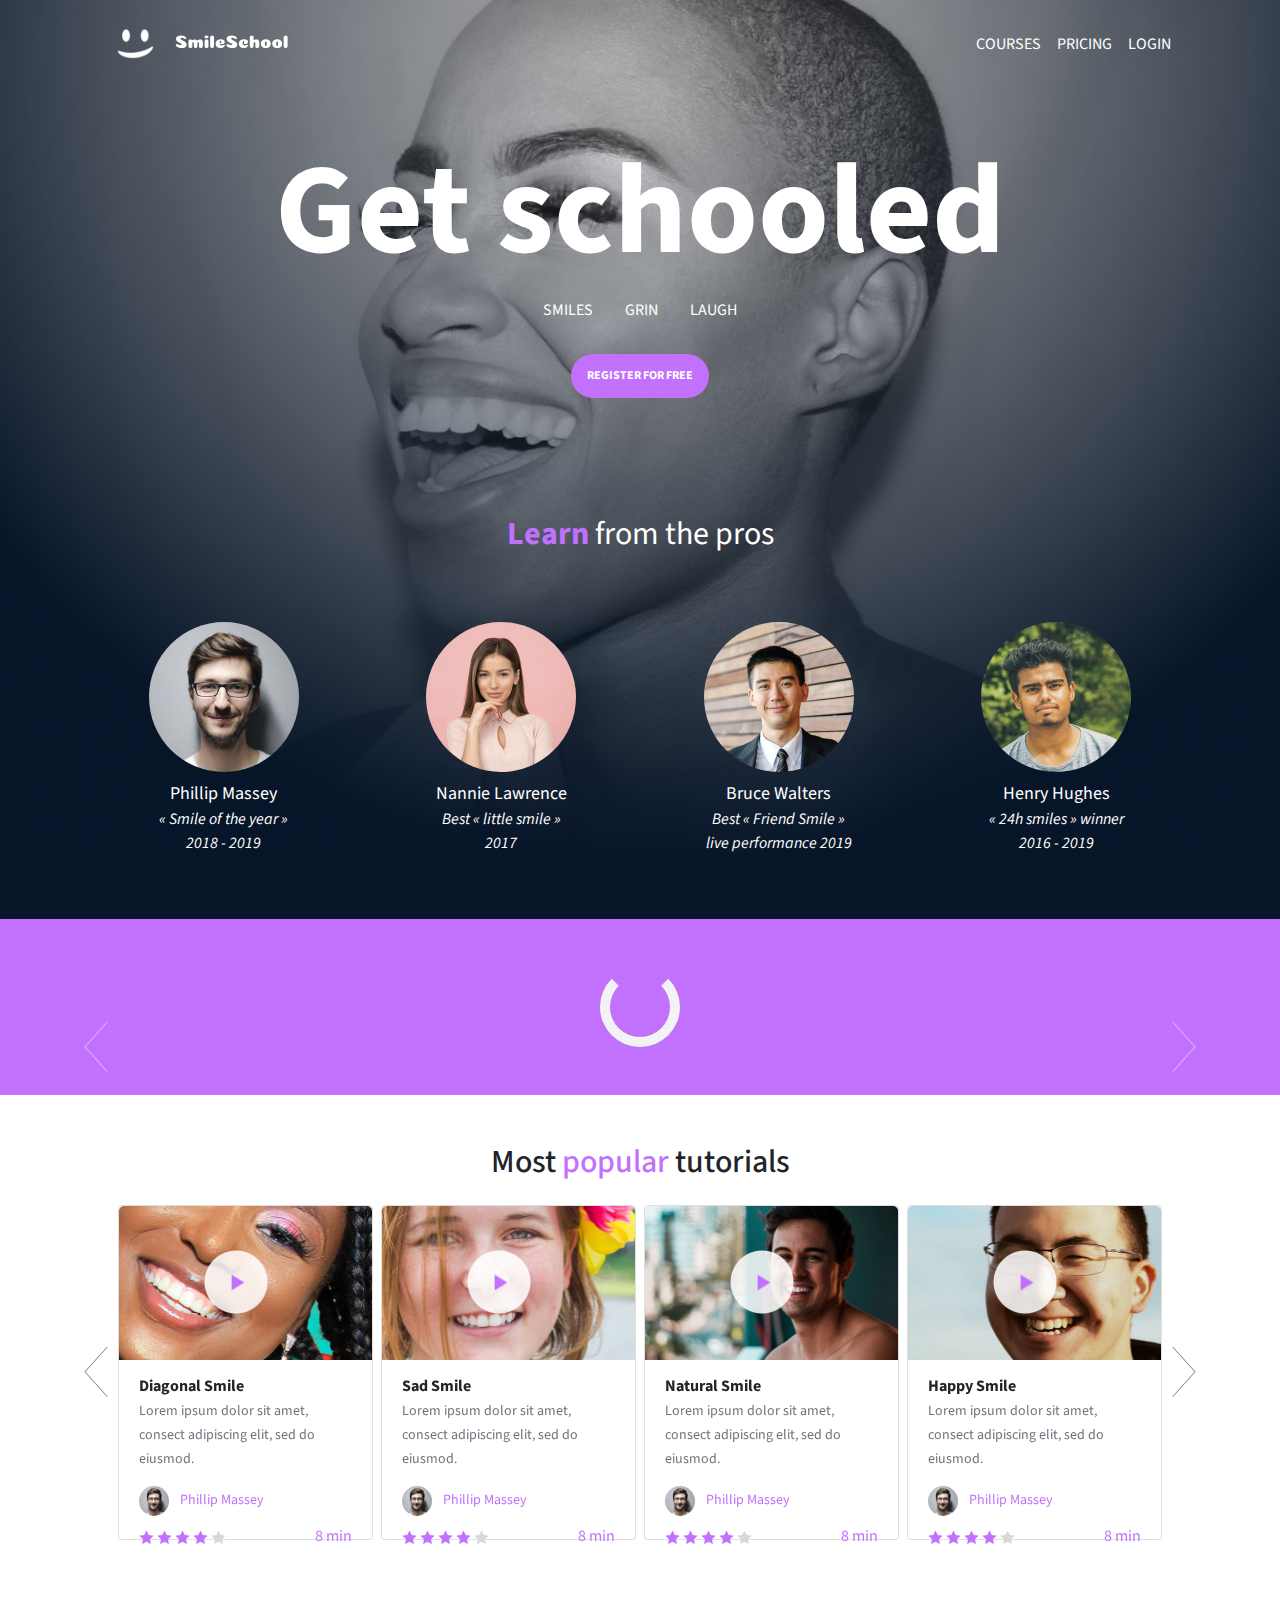
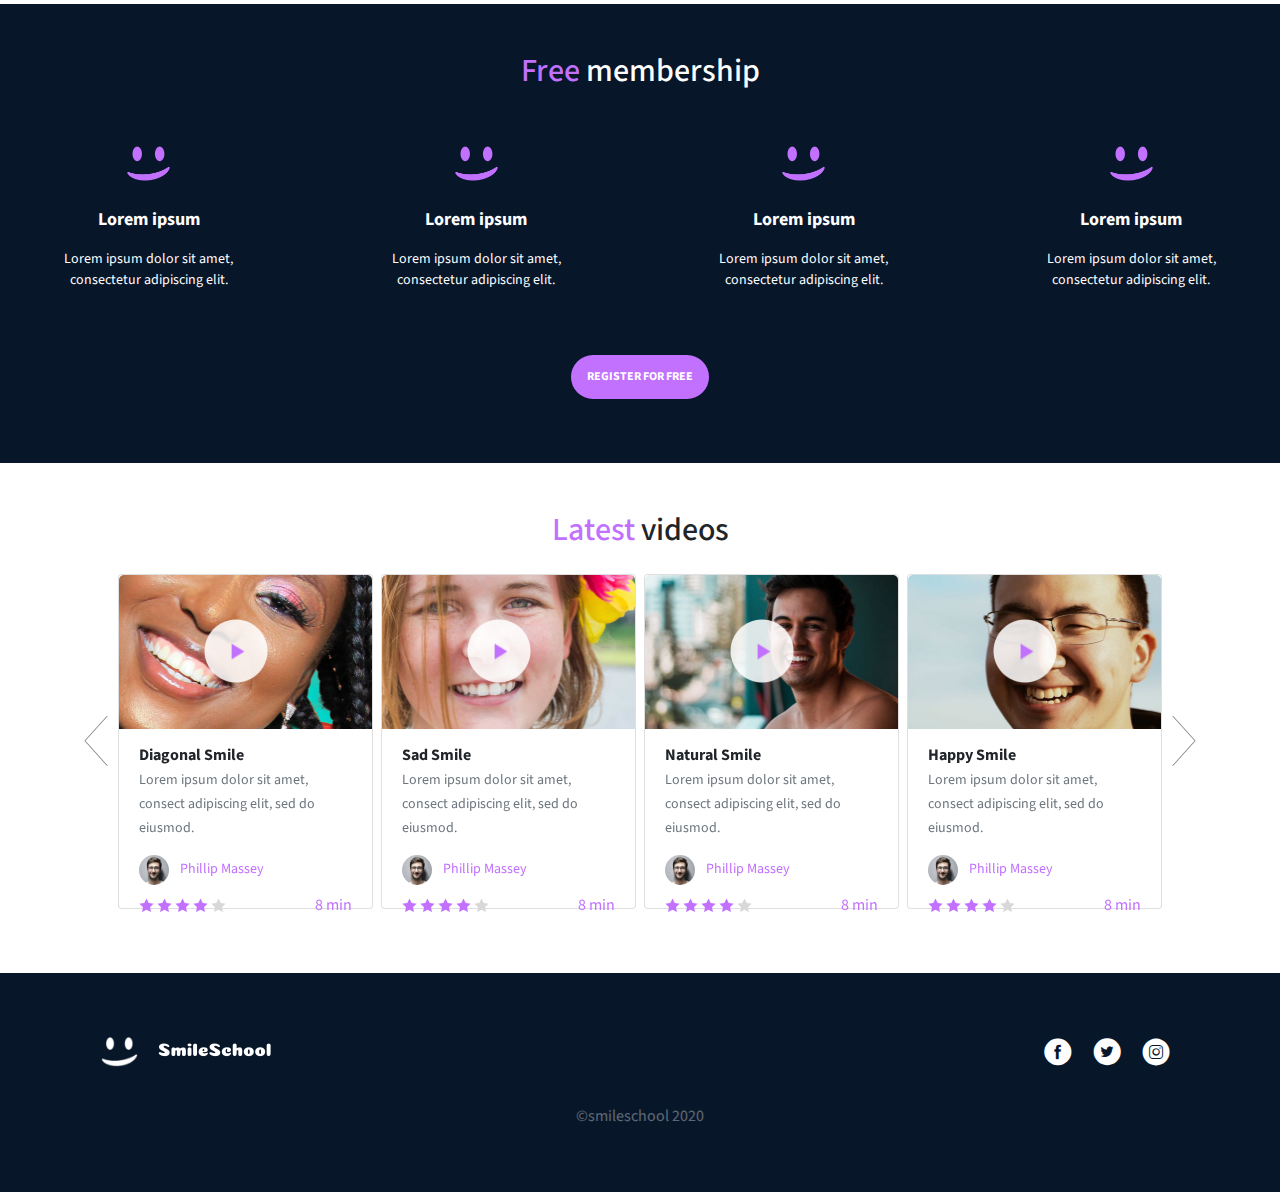
<file: 1-homepage.html>
<!DOCTYPE html>
<html lang="en">

    <head>
        <meta charset="UTF-8">
        <meta http-equiv="X-UA-Compatible" content="IE=edge">
        <meta name="viewport" content="width=device-width, initial-scale=1.0">
        <title>Holberton Smiling School</title>
        <link href="https://fonts.googleapis.com/css?family=Source+Sans+Pro&display=swap" rel="stylesheet">
        <link href="https://fonts.googleapis.com/css?family=Coiny&display=swap" rel="stylesheet">
        <script src="https://code.jquery.com/jquery-3.4.1.min.js" integrity="sha256-CSXorXvZcTkaix6Yvo6HppcZGetbYMGWSFlBw8HfCJo=" crossorigin="anonymous"></script>
        <script src="https://stackpath.bootstrapcdn.com/bootstrap/4.4.1/js/bootstrap.min.js" integrity="sha384-wfSDF2E50Y2D1uUdj0O3uMBJnjuUD4Ih7YwaYd1iqfktj0Uod8GCExl3Og8ifwB6" crossorigin="anonymous"></script>
        <script src="https://cdnjs.cloudflare.com/ajax/libs/popper.js/1.12.9/umd/popper.min.js" integrity="sha384-ApNbgh9B+Y1QKtv3Rn7W3mgPxhU9K/ScQsAP7hUibX39j7fakFPskvXusvfa0b4Q" crossorigin="anonymous"></script>
        <link rel="stylesheet" href="https://stackpath.bootstrapcdn.com/bootstrap/4.4.1/css/bootstrap.min.css" integrity="sha384-Vkoo8x4CGsO3+Hhxv8T/Q5PaXtkKtu6ug5TOeNV6gBiFeWPGFN9MuhOf23Q9Ifjh" crossorigin="anonymous">
        <link rel="stylesheet" href="./styles.css">
        <link rel="stylesheet" href="holberton_school-icon/style.css">
    </head>

    <body>
        <header>
            <div class="container">
                <nav class="navbar navbar-expand-sm bg-transparent">
                    <button class="navbar-toggler mt-3" type="button" data-toggle="collapse" data-target="#navbarNavAltMarkup" aria-controls="navbarNavAltMarkup" aria-expanded="false" aria-label="Toggle navigation">
                        <span class="holberton_school-icon-menu text-white"></span>
                    </button>
                    <a class="navbar-brand d-sm-none mx-auto text-center" href="#">
                        <img class="my-3 ml-n5" src="images/smile_off.png" width="30" height="23" alt="" loading="lazy">
                        <div class="w-100"></div>
                        <img class="mb-3 ml-n5" src="images/logo.png" width="115" height="30" alt="" loading="lazy">
                    </a>
                    <a class="navbar-brand d-none d-sm-block" href="#">
                        <img class="m-3" src="images/smile_off.png" width="37" height="30" alt="Smile" loading="lazy">
                        <img src="images/logo.png" width="115" height="30" alt="Logo" loading="lazy">
                    </a>
                    <div class="collapse navbar-collapse" id="navbarNavAltMarkup">
                        <div class="navbar-nav d-sm-none">
                            <div class="d-sm-none mx-auto mt-3">
                                <a class="nav-link text-white text-uppercase text-center" href="0-courses.html">Courses</a>
                                <a class="nav-link text-white text-uppercase text-center" href="0-pricing.html">Pricing</a>
                                <a class="nav-link text-white text-uppercase text-center" href="#login">Login</a>
                            </div>
                        </div>
                        <div class="d-none d-sm-block ml-auto">
                            <div class="navbar-nav">
                                <a class="nav-link text-white text-uppercase" href="0-courses.html">Courses</a>
                                <a class="nav-link text-white text-uppercase" href="0-pricing.html">Pricing</a>
                                <a class="nav-link text-white text-uppercase" href="#login">Login</a>
                            </div>
                        </div>
                    </div>
                </nav>
            </div>
            <section>
                <div class="container text-center py-5">
                    <h1 class="text-responsive text-nowrap text-white font-weight-bold">Get schooled</h1>
                    <p class="text-white text-uppercase">Smiles&emsp;&emsp;Grin&emsp;&emsp;Laugh</p>
                    <a href="#" class="text-white text-uppercase"><span class="badge badge-pill purple-bg m-3 p-3">Register for free</span></a>
                    <span class="w-100"></span>
                    <p class="font-32 text-white mt-5 py-5"><span class="purple-text font-weight-bold">Learn</span> from the pros</p>
                    <div class="container">
                        <div class="row row-cols-sm-2 row-cols-md-4">
                            <div class="col text-white">
                                <img class="rounded-circle mb-2" src="images/profile_1.jpg" width="150" height="150" alt="Profile 1" loading="lazy">
                                <p><span class="font-18">Phillip Massey</span><br>
                                    <span class="font-italic">« Smile of the year »<br>
                                        2018 - 2019</span></p>
                            </div>
                            <div class="col text-white">
                                <img class="rounded-circle mb-2" src="images/profile_2.jpg" width="150" height="150" alt="Profile 1" loading="lazy">
                                <p><span class="font-18">Nannie Lawrence</span><br>
                                    <span class="font-italic">Best « little smile »<br>
                                        2017</span></p>
                            </div>
                            <div class="col text-white">
                                <img class="rounded-circle mb-2" src="images/profile_3.jpg" width="150" height="150" alt="Profile 1" loading="lazy">
                                <p><span class="font-18">Bruce Walters</span><br>
                                    <span class="font-italic">Best « Friend Smile »<br>
                                        live performance 2019</span></p>
                            </div>
                            <div class="col text-white">
                                <img class="rounded-circle mb-2" src="images/profile_4.jpg" width="150" height="150" alt="Profile 1" loading="lazy">
                                <p><span class="font-18">Henry Hughes</span><br>
                                    <span class="font-italic">« 24h smiles » winner<br>
                                        2016 - 2019</span></p>
                            </div>
                        </div>
                    </div>
                </div>
            </section>
        </header>
        <section class="purple-bg text-white font-22 py-5">
            <div class="loader"></div>
            <div id="carouselQuotes" class="carousel slide" data-ride="carousel">
                <div class="carousel-inner" id="addQuotes"></div>
                <a class="carousel-control-prev" href="#carouselQuotes" role="button" data-slide="prev">
                    <span class="holberton_school-icon-arrow_4" aria-hidden="true"></span>
                    <span class="sr-only">Previous</span>
                </a>
                <a class="carousel-control-next" href="#carouselQuotes" role="button" data-slide="next">
                    <span class="holberton_school-icon-arrow_3" aria-hidden="true"></span>
                    <span class="sr-only">Next</span>
                </a>
            </div>
        </section>
        <section class="py-5">
            <h2 class="text-center">Most <span class="purple-text">popular</span> tutorials</h2>
            <div id="carouselVideos" class="carousel slide" data-ride="carousel">
                <div class="carousel-inner">
                    <div class="carousel-item active">
                        <div class="row justify-content-center">
                            <div class="mx-1">
                                <div class="card video-card mx-auto my-3">
                                    <img class="card-img-top" src="images/thumbnail_4.jpg" alt="Thumbnail 4" width="255" height="154">
                                    <img class="play-img" src="images/play.png" alt="Play" width="64" height="64">
                                    <div class="card-body">
                                        <p class="font-weight-bold">Diagonal Smile<br>
                                            <span class="text-secondary font-14 font-weight-normal">Lorem ipsum dolor sit amet, consect adipiscing elit, sed do eiusmod.</span>
                                        </p>
                                        <div class="row justify-content-start font-14 purple-text">
                                            <div class="col-2">
                                                <img class="rounded-circle" src="images/profile_1.jpg" width="30" height="30" alt="Profile 1" loading="lazy">
                                            </div>
                                            <div class="col mt-1">
                                                Phillip Massey
                                            </div>
                                        </div>
                                        <div class="row justify-content-between mt-2">
                                            <div class="col">
                                                <img src="images/star_on.png" width="15" height="15" alt="Star on" loading="lazy">
                                                <img src="images/star_on.png" width="15" height="15" alt="Star on" loading="lazy">
                                                <img src="images/star_on.png" width="15" height="15" alt="Star on" loading="lazy">
                                                <img src="images/star_on.png" width="15" height="15" alt="Star on" loading="lazy">
                                                <img src="images/star_off.png" width="15" height="15" alt="Star off" loading="lazy">
                                            </div>
                                            <div class="col-4 text-right purple-text">
                                                8 min
                                            </div>
                                        </div>
                                    </div>
                                </div>
                            </div>
                            <div class="mx-1 d-none d-md-flex">
                                <div class="card video-card mx-auto my-3">
                                    <img class="card-img-top" src="images/thumbnail_3.jpg" alt="Thumbnail 3" width="255" height="154">
                                    <img class="play-img" src="images/play.png" alt="Play" width="64" height="64">
                                    <div class="card-body">
                                        <p class="font-weight-bold">Sad Smile<br>
                                            <span class="text-secondary font-14 font-weight-normal">Lorem ipsum dolor sit amet, consect adipiscing elit, sed do eiusmod.</span>
                                        </p>
                                        <div class="row justify-content-start font-14 purple-text">
                                            <div class="col-2">
                                                <img class="rounded-circle" src="images/profile_1.jpg" width="30" height="30" alt="Profile 1" loading="lazy">
                                            </div>
                                            <div class="col mt-1">
                                                Phillip Massey
                                            </div>
                                        </div>
                                        <div class="row justify-content-between mt-2">
                                            <div class="col">
                                                <img src="images/star_on.png" width="15" height="15" alt="Star on" loading="lazy">
                                                <img src="images/star_on.png" width="15" height="15" alt="Star on" loading="lazy">
                                                <img src="images/star_on.png" width="15" height="15" alt="Star on" loading="lazy">
                                                <img src="images/star_on.png" width="15" height="15" alt="Star on" loading="lazy">
                                                <img src="images/star_off.png" width="15" height="15" alt="Star off" loading="lazy">
                                            </div>
                                            <div class="col-4 text-right purple-text">
                                                8 min
                                            </div>
                                        </div>
                                    </div>
                                </div>
                            </div>
                            <div class="mx-1 d-none d-lg-flex">
                                <div class="card video-card mx-auto my-3">
                                    <img class="card-img-top" src="images/thumbnail_1.jpg" alt="Thumbnail 1" width="255" height="154">
                                    <img class="play-img" src="images/play.png" alt="Play" width="64" height="64">
                                    <div class="card-body">
                                        <p class="font-weight-bold">Natural Smile<br>
                                            <span class="text-secondary font-14 font-weight-normal">Lorem ipsum dolor sit amet, consect adipiscing elit, sed do eiusmod.</span>
                                        </p>
                                        <div class="row justify-content-start font-14 purple-text">
                                            <div class="col-2">
                                                <img class="rounded-circle" src="images/profile_1.jpg" width="30" height="30" alt="Profile 1" loading="lazy">
                                            </div>
                                            <div class="col mt-1">
                                                Phillip Massey
                                            </div>
                                        </div>
                                        <div class="row justify-content-between mt-2">
                                            <div class="col">
                                                <img src="images/star_on.png" width="15" height="15" alt="Star on" loading="lazy">
                                                <img src="images/star_on.png" width="15" height="15" alt="Star on" loading="lazy">
                                                <img src="images/star_on.png" width="15" height="15" alt="Star on" loading="lazy">
                                                <img src="images/star_on.png" width="15" height="15" alt="Star on" loading="lazy">
                                                <img src="images/star_off.png" width="15" height="15" alt="Star off" loading="lazy">
                                            </div>
                                            <div class="col-4 text-right purple-text">
                                                8 min
                                            </div>
                                        </div>
                                    </div>
                                </div>
                            </div>
                            <div class="mx-1 d-none d-lg-flex">
                                <div class="card video-card mx-auto my-3">
                                    <img class="card-img-top" src="images/thumbnail_2.jpg" alt="Thumbnail 2" width="255" height="154">
                                    <img class="play-img" src="images/play.png" alt="Play" width="64" height="64">
                                    <div class="card-body">
                                        <p class="font-weight-bold">Happy Smile<br>
                                            <span class="text-secondary font-14 font-weight-normal">Lorem ipsum dolor sit amet, consect adipiscing elit, sed do eiusmod.</span>
                                        </p>
                                        <div class="row justify-content-start font-14 purple-text">
                                            <div class="col-2">
                                                <img class="rounded-circle" src="images/profile_1.jpg" width="30" height="30" alt="Profile 1" loading="lazy">
                                            </div>
                                            <div class="col mt-1">
                                                Phillip Massey
                                            </div>
                                        </div>
                                        <div class="row justify-content-between mt-2">
                                            <div class="col">
                                                <img src="images/star_on.png" width="15" height="15" alt="Star on" loading="lazy">
                                                <img src="images/star_on.png" width="15" height="15" alt="Star on" loading="lazy">
                                                <img src="images/star_on.png" width="15" height="15" alt="Star on" loading="lazy">
                                                <img src="images/star_on.png" width="15" height="15" alt="Star on" loading="lazy">
                                                <img src="images/star_off.png" width="15" height="15" alt="Star off" loading="lazy">
                                            </div>
                                            <div class="col-4 text-right purple-text">
                                                8 min
                                            </div>
                                        </div>
                                    </div>
                                </div>
                            </div>
                        </div>
                    </div>
                    <div class="carousel-item">
                        <div class="row justify-content-center">
                            <div class="mx-1">
                                <div class="card video-card mx-auto my-3">
                                    <img class="card-img-top" src="images/thumbnail_1.jpg" alt="Thumbnail 1" width="255" height="154">
                                    <img class="play-img" src="images/play.png" alt="Play" width="64" height="64">
                                    <div class="card-body">
                                        <p class="font-weight-bold">Natural Smile<br>
                                            <span class="text-secondary font-14 font-weight-normal">Lorem ipsum dolor sit amet, consect adipiscing elit, sed do eiusmod.</span>
                                        </p>
                                        <div class="row justify-content-start font-14 purple-text">
                                            <div class="col-2">
                                                <img class="rounded-circle" src="images/profile_1.jpg" width="30" height="30" alt="Profile 1" loading="lazy">
                                            </div>
                                            <div class="col mt-1">
                                                Phillip Massey
                                            </div>
                                        </div>
                                        <div class="row justify-content-between mt-2">
                                            <div class="col">
                                                <img src="images/star_on.png" width="15" height="15" alt="Star on" loading="lazy">
                                                <img src="images/star_on.png" width="15" height="15" alt="Star on" loading="lazy">
                                                <img src="images/star_on.png" width="15" height="15" alt="Star on" loading="lazy">
                                                <img src="images/star_on.png" width="15" height="15" alt="Star on" loading="lazy">
                                                <img src="images/star_off.png" width="15" height="15" alt="Star off" loading="lazy">
                                            </div>
                                            <div class="col-4 text-right purple-text">
                                                8 min
                                            </div>
                                        </div>
                                    </div>
                                </div>
                            </div>
                            <div class="mx-1 d-none d-md-flex">
                                <div class="card video-card mx-auto my-3">
                                    <img class="card-img-top" src="images/thumbnail_2.jpg" alt="Thumbnail 2" width="255" height="154">
                                    <img class="play-img" src="images/play.png" alt="Play" width="64" height="64">
                                    <div class="card-body">
                                        <p class="font-weight-bold">Happy Smile<br>
                                            <span class="text-secondary font-14 font-weight-normal">Lorem ipsum dolor sit amet, consect adipiscing elit, sed do eiusmod.</span>
                                        </p>
                                        <div class="row justify-content-start font-14 purple-text">
                                            <div class="col-2">
                                                <img class="rounded-circle" src="images/profile_1.jpg" width="30" height="30" alt="Profile 1" loading="lazy">
                                            </div>
                                            <div class="col mt-1">
                                                Phillip Massey
                                            </div>
                                        </div>
                                        <div class="row justify-content-between mt-2">
                                            <div class="col">
                                                <img src="images/star_on.png" width="15" height="15" alt="Star on" loading="lazy">
                                                <img src="images/star_on.png" width="15" height="15" alt="Star on" loading="lazy">
                                                <img src="images/star_on.png" width="15" height="15" alt="Star on" loading="lazy">
                                                <img src="images/star_on.png" width="15" height="15" alt="Star on" loading="lazy">
                                                <img src="images/star_off.png" width="15" height="15" alt="Star off" loading="lazy">
                                            </div>
                                            <div class="col-4 text-right purple-text">
                                                8 min
                                            </div>
                                        </div>
                                    </div>
                                </div>
                            </div>
                            <div class="mx-1 d-none d-lg-flex">
                                <div class="card video-card mx-auto my-3">
                                    <img class="card-img-top" src="images/thumbnail_4.jpg" alt="Thumbnail 4" width="255" height="154">
                                    <img class="play-img" src="images/play.png" alt="Play" width="64" height="64">
                                    <div class="card-body">
                                        <p class="font-weight-bold">Diagonal Smile<br>
                                            <span class="text-secondary font-14 font-weight-normal">Lorem ipsum dolor sit amet, consect adipiscing elit, sed do eiusmod.</span>
                                        </p>
                                        <div class="row justify-content-start font-14 purple-text">
                                            <div class="col-2">
                                                <img class="rounded-circle" src="images/profile_1.jpg" width="30" height="30" alt="Profile 1" loading="lazy">
                                            </div>
                                            <div class="col mt-1">
                                                Phillip Massey
                                            </div>
                                        </div>
                                        <div class="row justify-content-between mt-2">
                                            <div class="col">
                                                <img src="images/star_on.png" width="15" height="15" alt="Star on" loading="lazy">
                                                <img src="images/star_on.png" width="15" height="15" alt="Star on" loading="lazy">
                                                <img src="images/star_on.png" width="15" height="15" alt="Star on" loading="lazy">
                                                <img src="images/star_on.png" width="15" height="15" alt="Star on" loading="lazy">
                                                <img src="images/star_off.png" width="15" height="15" alt="Star off" loading="lazy">
                                            </div>
                                            <div class="col-4 text-right purple-text">
                                                8 min
                                            </div>
                                        </div>
                                    </div>
                                </div>
                            </div>
                            <div class="mx-1 d-none d-lg-flex">
                                <div class="card video-card mx-auto my-3">
                                    <img class="card-img-top" src="images/thumbnail_3.jpg" alt="Thumbnail 3" width="255" height="154">
                                    <img class="play-img" src="images/play.png" alt="Play" width="64" height="64">
                                    <div class="card-body">
                                        <p class="font-weight-bold">Sad Smile<br>
                                            <span class="text-secondary font-14 font-weight-normal">Lorem ipsum dolor sit amet, consect adipiscing elit, sed do eiusmod.</span>
                                        </p>
                                        <div class="row justify-content-start font-14 purple-text">
                                            <div class="col-2">
                                                <img class="rounded-circle" src="images/profile_1.jpg" width="30" height="30" alt="Profile 1" loading="lazy">
                                            </div>
                                            <div class="col mt-1">
                                                Phillip Massey
                                            </div>
                                        </div>
                                        <div class="row justify-content-between mt-2">
                                            <div class="col">
                                                <img src="images/star_on.png" width="15" height="15" alt="Star on" loading="lazy">
                                                <img src="images/star_on.png" width="15" height="15" alt="Star on" loading="lazy">
                                                <img src="images/star_on.png" width="15" height="15" alt="Star on" loading="lazy">
                                                <img src="images/star_on.png" width="15" height="15" alt="Star on" loading="lazy">
                                                <img src="images/star_off.png" width="15" height="15" alt="Star off" loading="lazy">
                                            </div>
                                            <div class="col-4 text-right purple-text">
                                                8 min
                                            </div>
                                        </div>
                                    </div>
                                </div>
                            </div>
                        </div>
                    </div>
                    <a class="carousel-control-prev" href="#carouselVideos" role="button" data-slide="prev">
                        <span class="holberton_school-icon-arrow_4 arrow-black" aria-hidden="true"></span>
                        <span class="sr-only">Previous</span>
                    </a>
                    <a class="carousel-control-next" href="#carouselVideos" role="button" data-slide="next">
                        <span class="holberton_school-icon-arrow_3 arrow-black" aria-hidden="true"></span>
                        <span class="sr-only">Next</span>
                    </a>
                </div>
        </section>
        <section class="black-bg text-white text-center py-5">
            <h2><span class="purple-text">Free</span> membership</h2>
            <div class="row justify-content-center">
                <div class="col-md-5 col-lg-3">
                    <img class="mt-5 mb-4" src="images/smile_on.png" width="45" height="36" alt="Smile on" loading="lazy">
                    <p class="font-18 font-weight-bold">Lorem ipsum</p>
                    <p class="font-14">Lorem ipsum dolor sit amet,<br>
                        consectetur adipiscing elit.</p>
                </div>
                <div class="col-md-5 col-lg-3">
                    <img class="mt-5 mb-4" src="images/smile_on.png" width="45" height="36" alt="Smile on" loading="lazy">
                    <p class="font-18 font-weight-bold">Lorem ipsum</p>
                    <p class="font-14">Lorem ipsum dolor sit amet,<br>
                        consectetur adipiscing elit.</p>
                </div>
                <div class="d-lg-none w-100"></div>
                <div class="col-md-5 col-lg-3">
                    <img class="mt-5 mb-4" src="images/smile_on.png" width="45" height="36" alt="Smile on" loading="lazy">
                    <p class="font-18 font-weight-bold">Lorem ipsum</p>
                    <p class="font-14">Lorem ipsum dolor sit amet,<br>
                        consectetur adipiscing elit.</p>
                </div>
                <div class="col-md-5 col-lg-3">
                    <img class="mt-5 mb-4" src="images/smile_on.png" width="45" height="36" alt="Smile on" loading="lazy">
                    <p class="font-18 font-weight-bold">Lorem ipsum</p>
                    <p class="font-14">Lorem ipsum dolor sit amet,<br>
                        consectetur adipiscing elit.</p>
                </div>
            </div>
            <a href="#" class="text-white text-uppercase"><span class="badge badge-pill purple-bg mt-5 mb-3 p-3">Register for free</span></a>
        </section>
        <section class="py-5">
            <h2 class="text-center"><span class="purple-text">Latest</span> videos</h2>
            <div id="latestVideos" class="carousel slide" data-ride="carousel">
                <div class="carousel-inner">
                    <div class="carousel-item active">
                        <div class="row justify-content-center">
                            <div class="mx-1">
                                <div class="card video-card mx-auto my-3">
                                    <img class="card-img-top" src="images/thumbnail_4.jpg" alt="Thumbnail 4" width="255" height="154">
                                    <img class="play-img" src="images/play.png" alt="Play" width="64" height="64">
                                    <div class="card-body">
                                        <p class="font-weight-bold">Diagonal Smile<br>
                                            <span class="text-secondary font-14 font-weight-normal">Lorem ipsum dolor sit amet, consect adipiscing elit, sed do eiusmod.</span>
                                        </p>
                                        <div class="row justify-content-start font-14 purple-text">
                                            <div class="col-2">
                                                <img class="rounded-circle" src="images/profile_1.jpg" width="30" height="30" alt="Profile 1" loading="lazy">
                                            </div>
                                            <div class="col mt-1">
                                                Phillip Massey
                                            </div>
                                        </div>
                                        <div class="row justify-content-between mt-2">
                                            <div class="col">
                                                <img src="images/star_on.png" width="15" height="15" alt="Star on" loading="lazy">
                                                <img src="images/star_on.png" width="15" height="15" alt="Star on" loading="lazy">
                                                <img src="images/star_on.png" width="15" height="15" alt="Star on" loading="lazy">
                                                <img src="images/star_on.png" width="15" height="15" alt="Star on" loading="lazy">
                                                <img src="images/star_off.png" width="15" height="15" alt="Star off" loading="lazy">
                                            </div>
                                            <div class="col-4 text-right purple-text">
                                                8 min
                                            </div>
                                        </div>
                                    </div>
                                </div>
                            </div>
                            <div class="mx-1 d-none d-md-flex">
                                <div class="card video-card mx-auto my-3">
                                    <img class="card-img-top" src="images/thumbnail_3.jpg" alt="Thumbnail 3" width="255" height="154">
                                    <img class="play-img" src="images/play.png" alt="Play" width="64" height="64">
                                    <div class="card-body">
                                        <p class="font-weight-bold">Sad Smile<br>
                                            <span class="text-secondary font-14 font-weight-normal">Lorem ipsum dolor sit amet, consect adipiscing elit, sed do eiusmod.</span>
                                        </p>
                                        <div class="row justify-content-start font-14 purple-text">
                                            <div class="col-2">
                                                <img class="rounded-circle" src="images/profile_1.jpg" width="30" height="30" alt="Profile 1" loading="lazy">
                                            </div>
                                            <div class="col mt-1">
                                                Phillip Massey
                                            </div>
                                        </div>
                                        <div class="row justify-content-between mt-2">
                                            <div class="col">
                                                <img src="images/star_on.png" width="15" height="15" alt="Star on" loading="lazy">
                                                <img src="images/star_on.png" width="15" height="15" alt="Star on" loading="lazy">
                                                <img src="images/star_on.png" width="15" height="15" alt="Star on" loading="lazy">
                                                <img src="images/star_on.png" width="15" height="15" alt="Star on" loading="lazy">
                                                <img src="images/star_off.png" width="15" height="15" alt="Star off" loading="lazy">
                                            </div>
                                            <div class="col-4 text-right purple-text">
                                                8 min
                                            </div>
                                        </div>
                                    </div>
                                </div>
                            </div>
                            <div class="mx-1 d-none d-lg-flex">
                                <div class="card video-card mx-auto my-3">
                                    <img class="card-img-top" src="images/thumbnail_1.jpg" alt="Thumbnail 1" width="255" height="154">
                                    <img class="play-img" src="images/play.png" alt="Play" width="64" height="64">
                                    <div class="card-body">
                                        <p class="font-weight-bold">Natural Smile<br>
                                            <span class="text-secondary font-14 font-weight-normal">Lorem ipsum dolor sit amet, consect adipiscing elit, sed do eiusmod.</span>
                                        </p>
                                        <div class="row justify-content-start font-14 purple-text">
                                            <div class="col-2">
                                                <img class="rounded-circle" src="images/profile_1.jpg" width="30" height="30" alt="Profile 1" loading="lazy">
                                            </div>
                                            <div class="col mt-1">
                                                Phillip Massey
                                            </div>
                                        </div>
                                        <div class="row justify-content-between mt-2">
                                            <div class="col">
                                                <img src="images/star_on.png" width="15" height="15" alt="Star on" loading="lazy">
                                                <img src="images/star_on.png" width="15" height="15" alt="Star on" loading="lazy">
                                                <img src="images/star_on.png" width="15" height="15" alt="Star on" loading="lazy">
                                                <img src="images/star_on.png" width="15" height="15" alt="Star on" loading="lazy">
                                                <img src="images/star_off.png" width="15" height="15" alt="Star off" loading="lazy">
                                            </div>
                                            <div class="col-4 text-right purple-text">
                                                8 min
                                            </div>
                                        </div>
                                    </div>
                                </div>
                            </div>
                            <div class="mx-1 d-none d-lg-flex">
                                <div class="card video-card mx-auto my-3">
                                    <img class="card-img-top" src="images/thumbnail_2.jpg" alt="Thumbnail 2" width="255" height="154">
                                    <img class="play-img" src="images/play.png" alt="Play" width="64" height="64">
                                    <div class="card-body">
                                        <p class="font-weight-bold">Happy Smile<br>
                                            <span class="text-secondary font-14 font-weight-normal">Lorem ipsum dolor sit amet, consect adipiscing elit, sed do eiusmod.</span>
                                        </p>
                                        <div class="row justify-content-start font-14 purple-text">
                                            <div class="col-2">
                                                <img class="rounded-circle" src="images/profile_1.jpg" width="30" height="30" alt="Profile 1" loading="lazy">
                                            </div>
                                            <div class="col mt-1">
                                                Phillip Massey
                                            </div>
                                        </div>
                                        <div class="row justify-content-between mt-2">
                                            <div class="col">
                                                <img src="images/star_on.png" width="15" height="15" alt="Star on" loading="lazy">
                                                <img src="images/star_on.png" width="15" height="15" alt="Star on" loading="lazy">
                                                <img src="images/star_on.png" width="15" height="15" alt="Star on" loading="lazy">
                                                <img src="images/star_on.png" width="15" height="15" alt="Star on" loading="lazy">
                                                <img src="images/star_off.png" width="15" height="15" alt="Star off" loading="lazy">
                                            </div>
                                            <div class="col-4 text-right purple-text">
                                                8 min
                                            </div>
                                        </div>
                                    </div>
                                </div>
                            </div>
                        </div>
                    </div>
                    <div class="carousel-item">
                        <div class="row justify-content-center">
                            <div class="mx-1">
                                <div class="card video-card mx-auto my-3">
                                    <img class="card-img-top" src="images/thumbnail_1.jpg" alt="Thumbnail 1" width="255" height="154">
                                    <img class="play-img" src="images/play.png" alt="Play" width="64" height="64">
                                    <div class="card-body">
                                        <p class="font-weight-bold">Natural Smile<br>
                                            <span class="text-secondary font-14 font-weight-normal">Lorem ipsum dolor sit amet, consect adipiscing elit, sed do eiusmod.</span>
                                        </p>
                                        <div class="row justify-content-start font-14 purple-text">
                                            <div class="col-2">
                                                <img class="rounded-circle" src="images/profile_1.jpg" width="30" height="30" alt="Profile 1" loading="lazy">
                                            </div>
                                            <div class="col mt-1">
                                                Phillip Massey
                                            </div>
                                        </div>
                                        <div class="row justify-content-between mt-2">
                                            <div class="col">
                                                <img src="images/star_on.png" width="15" height="15" alt="Star on" loading="lazy">
                                                <img src="images/star_on.png" width="15" height="15" alt="Star on" loading="lazy">
                                                <img src="images/star_on.png" width="15" height="15" alt="Star on" loading="lazy">
                                                <img src="images/star_on.png" width="15" height="15" alt="Star on" loading="lazy">
                                                <img src="images/star_off.png" width="15" height="15" alt="Star off" loading="lazy">
                                            </div>
                                            <div class="col-4 text-right purple-text">
                                                8 min
                                            </div>
                                        </div>
                                    </div>
                                </div>
                            </div>
                            <div class="mx-1 d-none d-md-flex">
                                <div class="card video-card mx-auto my-3">
                                    <img class="card-img-top" src="images/thumbnail_2.jpg" alt="Thumbnail 2" width="255" height="154">
                                    <img class="play-img" src="images/play.png" alt="Play" width="64" height="64">
                                    <div class="card-body">
                                        <p class="font-weight-bold">Happy Smile<br>
                                            <span class="text-secondary font-14 font-weight-normal">Lorem ipsum dolor sit amet, consect adipiscing elit, sed do eiusmod.</span>
                                        </p>
                                        <div class="row justify-content-start font-14 purple-text">
                                            <div class="col-2">
                                                <img class="rounded-circle" src="images/profile_1.jpg" width="30" height="30" alt="Profile 1" loading="lazy">
                                            </div>
                                            <div class="col mt-1">
                                                Phillip Massey
                                            </div>
                                        </div>
                                        <div class="row justify-content-between mt-2">
                                            <div class="col">
                                                <img src="images/star_on.png" width="15" height="15" alt="Star on" loading="lazy">
                                                <img src="images/star_on.png" width="15" height="15" alt="Star on" loading="lazy">
                                                <img src="images/star_on.png" width="15" height="15" alt="Star on" loading="lazy">
                                                <img src="images/star_on.png" width="15" height="15" alt="Star on" loading="lazy">
                                                <img src="images/star_off.png" width="15" height="15" alt="Star off" loading="lazy">
                                            </div>
                                            <div class="col-4 text-right purple-text">
                                                8 min
                                            </div>
                                        </div>
                                    </div>
                                </div>
                            </div>
                            <div class="mx-1 d-none d-lg-flex">
                                <div class="card video-card mx-auto my-3">
                                    <img class="card-img-top" src="images/thumbnail_4.jpg" alt="Thumbnail 4" width="255" height="154">
                                    <img class="play-img" src="images/play.png" alt="Play" width="64" height="64">
                                    <div class="card-body">
                                        <p class="font-weight-bold">Diagonal Smile<br>
                                            <span class="text-secondary font-14 font-weight-normal">Lorem ipsum dolor sit amet, consect adipiscing elit, sed do eiusmod.</span>
                                        </p>
                                        <div class="row justify-content-start font-14 purple-text">
                                            <div class="col-2">
                                                <img class="rounded-circle" src="images/profile_1.jpg" width="30" height="30" alt="Profile 1" loading="lazy">
                                            </div>
                                            <div class="col mt-1">
                                                Phillip Massey
                                            </div>
                                        </div>
                                        <div class="row justify-content-between mt-2">
                                            <div class="col">
                                                <img src="images/star_on.png" width="15" height="15" alt="Star on" loading="lazy">
                                                <img src="images/star_on.png" width="15" height="15" alt="Star on" loading="lazy">
                                                <img src="images/star_on.png" width="15" height="15" alt="Star on" loading="lazy">
                                                <img src="images/star_on.png" width="15" height="15" alt="Star on" loading="lazy">
                                                <img src="images/star_off.png" width="15" height="15" alt="Star off" loading="lazy">
                                            </div>
                                            <div class="col-4 text-right purple-text">
                                                8 min
                                            </div>
                                        </div>
                                    </div>
                                </div>
                            </div>
                            <div class="mx-1 d-none d-lg-flex">
                                <div class="card video-card mx-auto my-3">
                                    <img class="card-img-top" src="images/thumbnail_3.jpg" alt="Thumbnail 3" width="255" height="154">
                                    <img class="play-img" src="images/play.png" alt="Play" width="64" height="64">
                                    <div class="card-body">
                                        <p class="font-weight-bold">Sad Smile<br>
                                            <span class="text-secondary font-14 font-weight-normal">Lorem ipsum dolor sit amet, consect adipiscing elit, sed do eiusmod.</span>
                                        </p>
                                        <div class="row justify-content-start font-14 purple-text">
                                            <div class="col-2">
                                                <img class="rounded-circle" src="images/profile_1.jpg" width="30" height="30" alt="Profile 1" loading="lazy">
                                            </div>
                                            <div class="col mt-1">
                                                Phillip Massey
                                            </div>
                                        </div>
                                        <div class="row justify-content-between mt-2">
                                            <div class="col">
                                                <img src="images/star_on.png" width="15" height="15" alt="Star on" loading="lazy">
                                                <img src="images/star_on.png" width="15" height="15" alt="Star on" loading="lazy">
                                                <img src="images/star_on.png" width="15" height="15" alt="Star on" loading="lazy">
                                                <img src="images/star_on.png" width="15" height="15" alt="Star on" loading="lazy">
                                                <img src="images/star_off.png" width="15" height="15" alt="Star off" loading="lazy">
                                            </div>
                                            <div class="col-4 text-right purple-text">
                                                8 min
                                            </div>
                                        </div>
                                    </div>
                                </div>
                            </div>
                        </div>
                    </div>
                    <a class="carousel-control-prev" href="#latestVideos" role="button" data-slide="prev">
                        <span class="holberton_school-icon-arrow_4 arrow-black" aria-hidden="true"></span>
                        <span class="sr-only">Previous</span>
                    </a>
                    <a class="carousel-control-next" href="#latestVideos" role="button" data-slide="next">
                        <span class="holberton_school-icon-arrow_3 arrow-black" aria-hidden="true"></span>
                        <span class="sr-only">Next</span>
                    </a>
                </div>
        </section>
        <footer class="black-bg text-white text-center py-5">
            <div class="container">
                <div class="row justify-content-between">
                    <div class="col text-md-left">
                        <a href="#">
                            <img class="m-3" src="images/smile_off.png" width="37" height="30" alt="Smile" loading="lazy">
                            <img src="images/logo.png" width="115" height="30" alt="Logo" loading="lazy">
                        </a>
                    </div>
                    <div class="d-md-none w-100"></div>
                    <div class="col text-md-right m-3">
                        <a href="https://www.facebook.com/HolbertonSchool/" class="holberton_school-icon-ic_facebook px-2"></a>
                        <a href="https://twitter.com/holbertonschool" class="holberton_school-icon-ic_twitter px-2"></a>
                        <a href="https://www.instagram.com/holbertonschool/" class="holberton_school-icon-ic_instagram px-2"></a>
                    </div>
                </div>
                <div>
                    <p class="opacity-35 mt-3">©smileschool 2020</p>
                </div>
            </div>
        </footer>
        <script src="./scripts.js"></script>
    </body>
    </html>
</file>
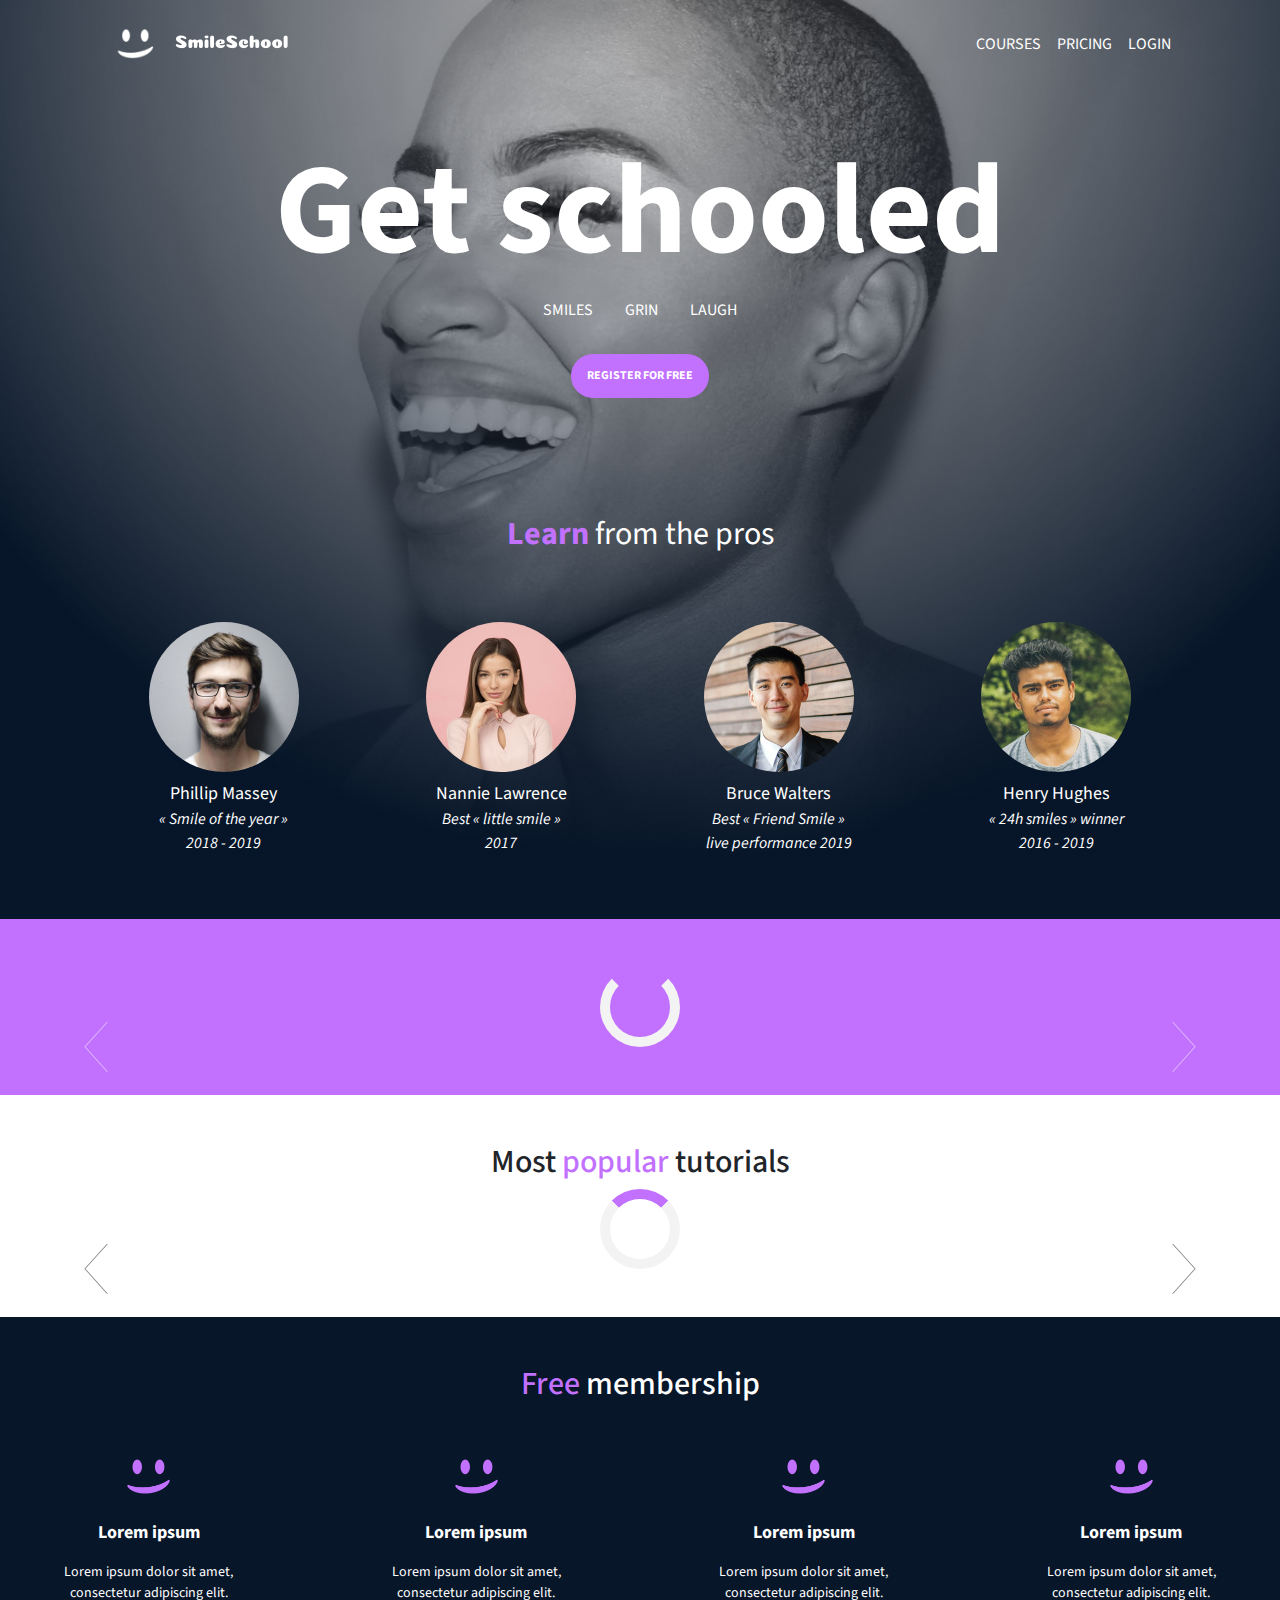
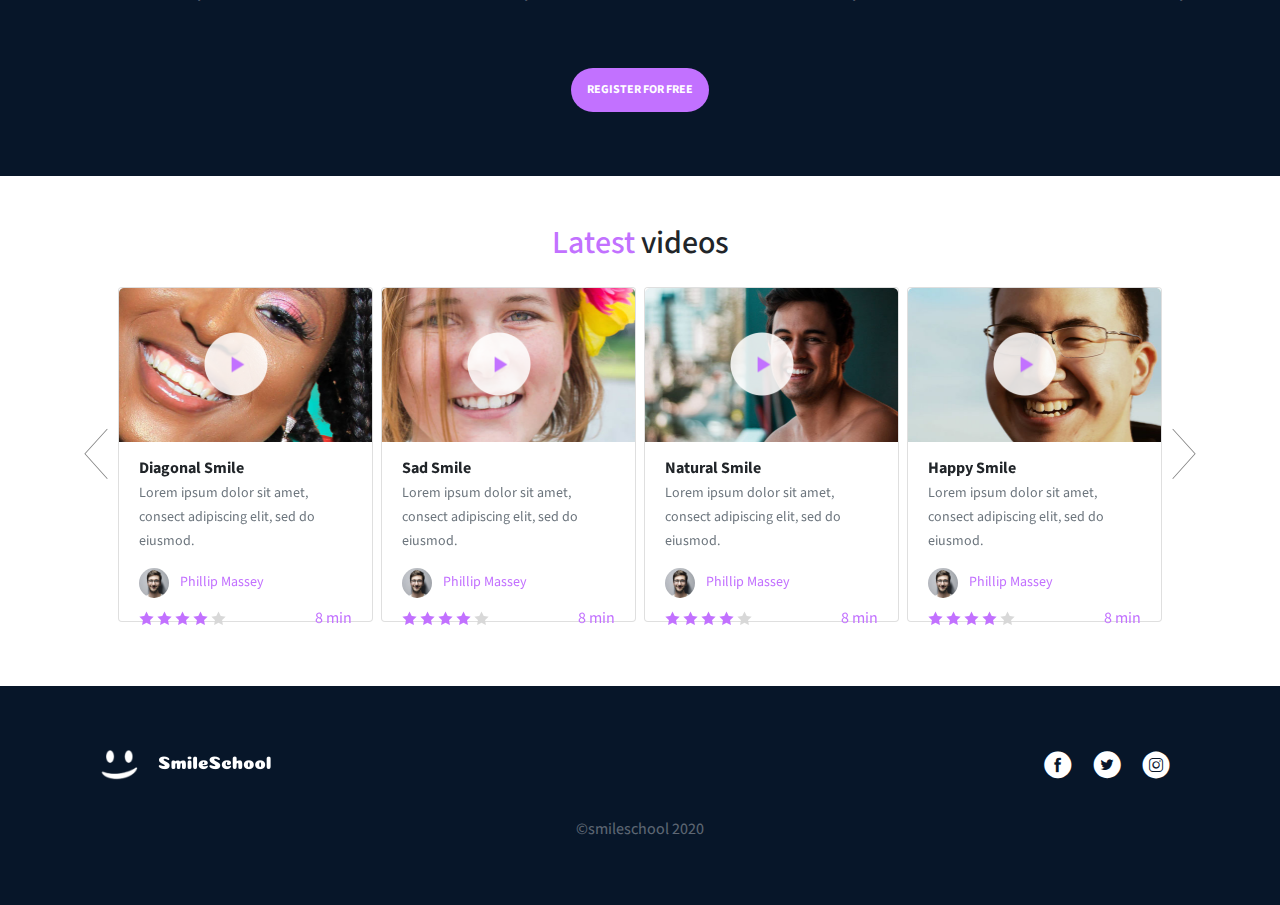
<file: 2-homepage.html>
<!DOCTYPE html>
<html lang="en" dir="ltr">

<head>
    <meta charset="utf-8">
    <meta name="viewport" content="width=device-width, initial-scale=1, viewport-fit=cover">
    <title>Homepage - SmileSchool</title>
    <meta name="description" content="Holberton Smiling School Homepage">
    <link rel="icon" type="image/png" href="images/favicon.png">

    <link href="https://fonts.googleapis.com/css?family=Source+Sans+Pro&display=swap" rel="stylesheet">
    <link href="https://fonts.googleapis.com/css?family=Coiny&display=swap" rel="stylesheet">

    <script src="https://code.jquery.com/jquery-3.4.1.min.js" integrity="sha256-CSXorXvZcTkaix6Yvo6HppcZGetbYMGWSFlBw8HfCJo=" crossorigin="anonymous"></script>
    <script src="https://cdnjs.cloudflare.com/ajax/libs/popper.js/1.12.9/umd/popper.min.js" integrity="sha384-ApNbgh9B+Y1QKtv3Rn7W3mgPxhU9K/ScQsAP7hUibX39j7fakFPskvXusvfa0b4Q" crossorigin="anonymous"></script>
    <script src="https://stackpath.bootstrapcdn.com/bootstrap/4.4.1/js/bootstrap.min.js" integrity="sha384-wfSDF2E50Y2D1uUdj0O3uMBJnjuUD4Ih7YwaYd1iqfktj0Uod8GCExl3Og8ifwB6" crossorigin="anonymous"></script>
    <script src="scripts.js"></script>

    <link rel="stylesheet" href="https://stackpath.bootstrapcdn.com/bootstrap/4.4.1/css/bootstrap.min.css" integrity="sha384-Vkoo8x4CGsO3+Hhxv8T/Q5PaXtkKtu6ug5TOeNV6gBiFeWPGFN9MuhOf23Q9Ifjh" crossorigin="anonymous">
    <link rel="stylesheet" href="holberton_school-icon/style.css">
    <link rel="stylesheet" href="styles.css">
</head>

<body>
    <!--Header -->
    <header>
        <div class="container">
            <nav class="navbar navbar-expand-sm bg-transparent">
                <button class="navbar-toggler mt-3" type="button" data-toggle="collapse" data-target="#navbarNavAltMarkup" aria-controls="navbarNavAltMarkup" aria-expanded="false" aria-label="Toggle navigation">
                    <span class="holberton_school-icon-menu text-white"></span>
                </button>
                <a class="navbar-brand d-sm-none mx-auto text-center" href="#">
                    <img class="my-3 ml-n5" src="images/smile_off.png" width="30" height="23" alt="" loading="lazy">
                    <div class="w-100"></div>
                    <img class="mb-3 ml-n5" src="images/logo.png" width="115" height="30" alt="" loading="lazy">
                </a>
                <a class="navbar-brand d-none d-sm-block" href="#">
                    <img class="m-3" src="images/smile_off.png" width="37" height="30" alt="Smile" loading="lazy">
                    <img src="images/logo.png" width="115" height="30" alt="Logo" loading="lazy">
                </a>
                <div class="collapse navbar-collapse" id="navbarNavAltMarkup">
                    <div class="navbar-nav d-sm-none">
                        <div class="d-sm-none mx-auto mt-3">
                            <a class="nav-link text-white text-uppercase text-center" href="0-courses.html">Courses</a>
                            <a class="nav-link text-white text-uppercase text-center" href="0-pricing.html">Pricing</a>
                            <a class="nav-link text-white text-uppercase text-center" href="#login">Login</a>
                        </div>
                    </div>
                    <div class="d-none d-sm-block ml-auto">
                        <div class="navbar-nav">
                            <a class="nav-link text-white text-uppercase" href="0-courses.html">Courses</a>
                            <a class="nav-link text-white text-uppercase" href="0-pricing.html">Pricing</a>
                            <a class="nav-link text-white text-uppercase" href="#login">Login</a>
                        </div>
                    </div>
                </div>
            </nav>
        </div>

        <!-- Hero section -->
        <section>
            <div class="container text-center py-5">
                <h1 class="text-responsive text-nowrap text-white font-weight-bold">Get schooled</h1>
                <p class="text-white text-uppercase">Smiles&emsp;&emsp;Grin&emsp;&emsp;Laugh</p>
                <a href="#" class="text-white text-uppercase"><span class="badge badge-pill purple-bg m-3 p-3">Register for free</span></a>
                <span class="w-100"></span>
                <p class="font-32 text-white mt-5 py-5"><span class="purple-text font-weight-bold">Learn</span> from the pros</p>
                <div class="container">
                    <div class="row row-cols-sm-2 row-cols-md-4">
                        <div class="col text-white">
                            <img class="rounded-circle mb-2" src="images/profile_1.jpg" width="150" height="150" alt="Profile 1" loading="lazy">
                            <p><span class="font-18">Phillip Massey</span><br>
                                <span class="font-italic">« Smile of the year »<br>
                                    2018 - 2019</span></p>
                        </div>
                        <div class="col text-white">
                            <img class="rounded-circle mb-2" src="images/profile_2.jpg" width="150" height="150" alt="Profile 1" loading="lazy">
                            <p><span class="font-18">Nannie Lawrence</span><br>
                                <span class="font-italic">Best « little smile »<br>
                                    2017</span></p>
                        </div>
                        <div class="col text-white">
                            <img class="rounded-circle mb-2" src="images/profile_3.jpg" width="150" height="150" alt="Profile 1" loading="lazy">
                            <p><span class="font-18">Bruce Walters</span><br>
                                <span class="font-italic">Best « Friend Smile »<br>
                                    live performance 2019</span></p>
                        </div>
                        <div class="col text-white">
                            <img class="rounded-circle mb-2" src="images/profile_4.jpg" width="150" height="150" alt="Profile 1" loading="lazy">
                            <p><span class="font-18">Henry Hughes</span><br>
                                <span class="font-italic">« 24h smiles » winner<br>
                                    2016 - 2019</span></p>
                        </div>
                    </div>
                </div>
            </div>
        </section>
    </header>

    <!-- Quotes section -->
    <section class="purple-bg text-white font-22 py-5">
        <div class="loader"></div>
        <div id="carouselQuotes" class="carousel slide" data-ride="carousel">
            <div class="carousel-inner" id="addQuotes"></div>
            <a class="carousel-control-prev" href="#carouselQuotes" role="button" data-slide="prev">
                <span class="holberton_school-icon-arrow_4" aria-hidden="true"></span>
                <span class="sr-only">Previous</span>
            </a>
            <a class="carousel-control-next" href="#carouselQuotes" role="button" data-slide="next">
                <span class="holberton_school-icon-arrow_3" aria-hidden="true"></span>
                <span class="sr-only">Next</span>
            </a>
        </div>
    </section>

    <!-- Popular videos section -->
    <section class="py-5">
        <h2 class="text-center">Most <span class="purple-text">popular</span> tutorials</h2>
        <div class="loader"></div>
        <div id="carouselVideos" class="carousel slide" data-ride="carousel">
            <div class="carousel-inner">
                <div class="carousel-item active">
                    <div class="row justify-content-center" id="addTutorials1"></div>
                </div>
                <div class="carousel-item">
                    <div class="row justify-content-center" id="addTutorials2"></div>
                </div>
            </div>
            <a class="carousel-control-prev" href="#carouselVideos" role="button" data-slide="prev">
                <span class="holberton_school-icon-arrow_4 arrow-black" aria-hidden="true"></span>
                <span class="sr-only">Previous</span>
            </a>
            <a class="carousel-control-next" href="#carouselVideos" role="button" data-slide="next">
                <span class="holberton_school-icon-arrow_3 arrow-black" aria-hidden="true"></span>
                <span class="sr-only">Next</span>
            </a>
        </div>
    </section>

    <!-- Membership section -->
    <section class="black-bg text-white text-center py-5">
        <h2><span class="purple-text">Free</span> membership</h2>
        <div class="row justify-content-center">
            <div class="col-md-5 col-lg-3">
                <img class="mt-5 mb-4" src="images/smile_on.png" width="45" height="36" alt="Smile on" loading="lazy">
                <p class="font-18 font-weight-bold">Lorem ipsum</p>
                <p class="font-14">Lorem ipsum dolor sit amet,<br>
                    consectetur adipiscing elit.</p>
            </div>
            <div class="col-md-5 col-lg-3">
                <img class="mt-5 mb-4" src="images/smile_on.png" width="45" height="36" alt="Smile on" loading="lazy">
                <p class="font-18 font-weight-bold">Lorem ipsum</p>
                <p class="font-14">Lorem ipsum dolor sit amet,<br>
                    consectetur adipiscing elit.</p>
            </div>
            <div class="d-lg-none w-100"></div>
            <div class="col-md-5 col-lg-3">
                <img class="mt-5 mb-4" src="images/smile_on.png" width="45" height="36" alt="Smile on" loading="lazy">
                <p class="font-18 font-weight-bold">Lorem ipsum</p>
                <p class="font-14">Lorem ipsum dolor sit amet,<br>
                    consectetur adipiscing elit.</p>
            </div>
            <div class="col-md-5 col-lg-3">
                <img class="mt-5 mb-4" src="images/smile_on.png" width="45" height="36" alt="Smile on" loading="lazy">
                <p class="font-18 font-weight-bold">Lorem ipsum</p>
                <p class="font-14">Lorem ipsum dolor sit amet,<br>
                    consectetur adipiscing elit.</p>
            </div>
        </div>
        <a href="#" class="text-white text-uppercase"><span class="badge badge-pill purple-bg mt-5 mb-3 p-3">Register for free</span></a>
    </section>

    <!-- Latest videos section -->
    <section class="py-5">
        <h2 class="text-center"><span class="purple-text">Latest</span> videos</h2>
        <div id="latestVideos" class="carousel slide" data-ride="carousel">
            <div class="carousel-inner">
                <div class="carousel-item active">
                    <div class="row justify-content-center">
                        <div class="mx-1">
                            <div class="card video-card mx-auto my-3">
                                <img class="card-img-top" src="images/thumbnail_4.jpg" alt="Thumbnail 4" width="255" height="154">
                                <img class="play-img" src="images/play.png" alt="Play" width="64" height="64">
                                <div class="card-body">
                                    <p class="font-weight-bold">Diagonal Smile<br>
                                        <span class="text-secondary font-14 font-weight-normal">Lorem ipsum dolor sit amet, consect adipiscing elit, sed do eiusmod.</span>
                                    </p>
                                    <div class="row justify-content-start font-14 purple-text">
                                        <div class="col-2">
                                            <img class="rounded-circle" src="images/profile_1.jpg" width="30" height="30" alt="Profile 1" loading="lazy">
                                        </div>
                                        <div class="col mt-1">
                                            Phillip Massey
                                        </div>
                                    </div>
                                    <div class="row justify-content-between mt-2">
                                        <div class="col">
                                            <img src="images/star_on.png" width="15" height="15" alt="Star on" loading="lazy">
                                            <img src="images/star_on.png" width="15" height="15" alt="Star on" loading="lazy">
                                            <img src="images/star_on.png" width="15" height="15" alt="Star on" loading="lazy">
                                            <img src="images/star_on.png" width="15" height="15" alt="Star on" loading="lazy">
                                            <img src="images/star_off.png" width="15" height="15" alt="Star off" loading="lazy">
                                        </div>
                                        <div class="col-4 text-right purple-text">
                                            8 min
                                        </div>
                                    </div>
                                </div>
                            </div>
                        </div>
                        <div class="mx-1 d-none d-md-flex">
                            <div class="card video-card mx-auto my-3">
                                <img class="card-img-top" src="images/thumbnail_3.jpg" alt="Thumbnail 3" width="255" height="154">
                                <img class="play-img" src="images/play.png" alt="Play" width="64" height="64">
                                <div class="card-body">
                                    <p class="font-weight-bold">Sad Smile<br>
                                        <span class="text-secondary font-14 font-weight-normal">Lorem ipsum dolor sit amet, consect adipiscing elit, sed do eiusmod.</span>
                                    </p>
                                    <div class="row justify-content-start font-14 purple-text">
                                        <div class="col-2">
                                            <img class="rounded-circle" src="images/profile_1.jpg" width="30" height="30" alt="Profile 1" loading="lazy">
                                        </div>
                                        <div class="col mt-1">
                                            Phillip Massey
                                        </div>
                                    </div>
                                    <div class="row justify-content-between mt-2">
                                        <div class="col">
                                            <img src="images/star_on.png" width="15" height="15" alt="Star on" loading="lazy">
                                            <img src="images/star_on.png" width="15" height="15" alt="Star on" loading="lazy">
                                            <img src="images/star_on.png" width="15" height="15" alt="Star on" loading="lazy">
                                            <img src="images/star_on.png" width="15" height="15" alt="Star on" loading="lazy">
                                            <img src="images/star_off.png" width="15" height="15" alt="Star off" loading="lazy">
                                        </div>
                                        <div class="col-4 text-right purple-text">
                                            8 min
                                        </div>
                                    </div>
                                </div>
                            </div>
                        </div>
                        <div class="mx-1 d-none d-lg-flex">
                            <div class="card video-card mx-auto my-3">
                                <img class="card-img-top" src="images/thumbnail_1.jpg" alt="Thumbnail 1" width="255" height="154">
                                <img class="play-img" src="images/play.png" alt="Play" width="64" height="64">
                                <div class="card-body">
                                    <p class="font-weight-bold">Natural Smile<br>
                                        <span class="text-secondary font-14 font-weight-normal">Lorem ipsum dolor sit amet, consect adipiscing elit, sed do eiusmod.</span>
                                    </p>
                                    <div class="row justify-content-start font-14 purple-text">
                                        <div class="col-2">
                                            <img class="rounded-circle" src="images/profile_1.jpg" width="30" height="30" alt="Profile 1" loading="lazy">
                                        </div>
                                        <div class="col mt-1">
                                            Phillip Massey
                                        </div>
                                    </div>
                                    <div class="row justify-content-between mt-2">
                                        <div class="col">
                                            <img src="images/star_on.png" width="15" height="15" alt="Star on" loading="lazy">
                                            <img src="images/star_on.png" width="15" height="15" alt="Star on" loading="lazy">
                                            <img src="images/star_on.png" width="15" height="15" alt="Star on" loading="lazy">
                                            <img src="images/star_on.png" width="15" height="15" alt="Star on" loading="lazy">
                                            <img src="images/star_off.png" width="15" height="15" alt="Star off" loading="lazy">
                                        </div>
                                        <div class="col-4 text-right purple-text">
                                            8 min
                                        </div>
                                    </div>
                                </div>
                            </div>
                        </div>
                        <div class="mx-1 d-none d-lg-flex">
                            <div class="card video-card mx-auto my-3">
                                <img class="card-img-top" src="images/thumbnail_2.jpg" alt="Thumbnail 2" width="255" height="154">
                                <img class="play-img" src="images/play.png" alt="Play" width="64" height="64">
                                <div class="card-body">
                                    <p class="font-weight-bold">Happy Smile<br>
                                        <span class="text-secondary font-14 font-weight-normal">Lorem ipsum dolor sit amet, consect adipiscing elit, sed do eiusmod.</span>
                                    </p>
                                    <div class="row justify-content-start font-14 purple-text">
                                        <div class="col-2">
                                            <img class="rounded-circle" src="images/profile_1.jpg" width="30" height="30" alt="Profile 1" loading="lazy">
                                        </div>
                                        <div class="col mt-1">
                                            Phillip Massey
                                        </div>
                                    </div>
                                    <div class="row justify-content-between mt-2">
                                        <div class="col">
                                            <img src="images/star_on.png" width="15" height="15" alt="Star on" loading="lazy">
                                            <img src="images/star_on.png" width="15" height="15" alt="Star on" loading="lazy">
                                            <img src="images/star_on.png" width="15" height="15" alt="Star on" loading="lazy">
                                            <img src="images/star_on.png" width="15" height="15" alt="Star on" loading="lazy">
                                            <img src="images/star_off.png" width="15" height="15" alt="Star off" loading="lazy">
                                        </div>
                                        <div class="col-4 text-right purple-text">
                                            8 min
                                        </div>
                                    </div>
                                </div>
                            </div>
                        </div>
                    </div>
                </div>
                <div class="carousel-item">
                    <div class="row justify-content-center">
                        <div class="mx-1">
                            <div class="card video-card mx-auto my-3">
                                <img class="card-img-top" src="images/thumbnail_1.jpg" alt="Thumbnail 1" width="255" height="154">
                                <img class="play-img" src="images/play.png" alt="Play" width="64" height="64">
                                <div class="card-body">
                                    <p class="font-weight-bold">Natural Smile<br>
                                        <span class="text-secondary font-14 font-weight-normal">Lorem ipsum dolor sit amet, consect adipiscing elit, sed do eiusmod.</span>
                                    </p>
                                    <div class="row justify-content-start font-14 purple-text">
                                        <div class="col-2">
                                            <img class="rounded-circle" src="images/profile_1.jpg" width="30" height="30" alt="Profile 1" loading="lazy">
                                        </div>
                                        <div class="col mt-1">
                                            Phillip Massey
                                        </div>
                                    </div>
                                    <div class="row justify-content-between mt-2">
                                        <div class="col">
                                            <img src="images/star_on.png" width="15" height="15" alt="Star on" loading="lazy">
                                            <img src="images/star_on.png" width="15" height="15" alt="Star on" loading="lazy">
                                            <img src="images/star_on.png" width="15" height="15" alt="Star on" loading="lazy">
                                            <img src="images/star_on.png" width="15" height="15" alt="Star on" loading="lazy">
                                            <img src="images/star_off.png" width="15" height="15" alt="Star off" loading="lazy">
                                        </div>
                                        <div class="col-4 text-right purple-text">
                                            8 min
                                        </div>
                                    </div>
                                </div>
                            </div>
                        </div>
                        <div class="mx-1 d-none d-md-flex">
                            <div class="card video-card mx-auto my-3">
                                <img class="card-img-top" src="images/thumbnail_2.jpg" alt="Thumbnail 2" width="255" height="154">
                                <img class="play-img" src="images/play.png" alt="Play" width="64" height="64">
                                <div class="card-body">
                                    <p class="font-weight-bold">Happy Smile<br>
                                        <span class="text-secondary font-14 font-weight-normal">Lorem ipsum dolor sit amet, consect adipiscing elit, sed do eiusmod.</span>
                                    </p>
                                    <div class="row justify-content-start font-14 purple-text">
                                        <div class="col-2">
                                            <img class="rounded-circle" src="images/profile_1.jpg" width="30" height="30" alt="Profile 1" loading="lazy">
                                        </div>
                                        <div class="col mt-1">
                                            Phillip Massey
                                        </div>
                                    </div>
                                    <div class="row justify-content-between mt-2">
                                        <div class="col">
                                            <img src="images/star_on.png" width="15" height="15" alt="Star on" loading="lazy">
                                            <img src="images/star_on.png" width="15" height="15" alt="Star on" loading="lazy">
                                            <img src="images/star_on.png" width="15" height="15" alt="Star on" loading="lazy">
                                            <img src="images/star_on.png" width="15" height="15" alt="Star on" loading="lazy">
                                            <img src="images/star_off.png" width="15" height="15" alt="Star off" loading="lazy">
                                        </div>
                                        <div class="col-4 text-right purple-text">
                                            8 min
                                        </div>
                                    </div>
                                </div>
                            </div>
                        </div>
                        <div class="mx-1 d-none d-lg-flex">
                            <div class="card video-card mx-auto my-3">
                                <img class="card-img-top" src="images/thumbnail_4.jpg" alt="Thumbnail 4" width="255" height="154">
                                <img class="play-img" src="images/play.png" alt="Play" width="64" height="64">
                                <div class="card-body">
                                    <p class="font-weight-bold">Diagonal Smile<br>
                                        <span class="text-secondary font-14 font-weight-normal">Lorem ipsum dolor sit amet, consect adipiscing elit, sed do eiusmod.</span>
                                    </p>
                                    <div class="row justify-content-start font-14 purple-text">
                                        <div class="col-2">
                                            <img class="rounded-circle" src="images/profile_1.jpg" width="30" height="30" alt="Profile 1" loading="lazy">
                                        </div>
                                        <div class="col mt-1">
                                            Phillip Massey
                                        </div>
                                    </div>
                                    <div class="row justify-content-between mt-2">
                                        <div class="col">
                                            <img src="images/star_on.png" width="15" height="15" alt="Star on" loading="lazy">
                                            <img src="images/star_on.png" width="15" height="15" alt="Star on" loading="lazy">
                                            <img src="images/star_on.png" width="15" height="15" alt="Star on" loading="lazy">
                                            <img src="images/star_on.png" width="15" height="15" alt="Star on" loading="lazy">
                                            <img src="images/star_off.png" width="15" height="15" alt="Star off" loading="lazy">
                                        </div>
                                        <div class="col-4 text-right purple-text">
                                            8 min
                                        </div>
                                    </div>
                                </div>
                            </div>
                        </div>
                        <div class="mx-1 d-none d-lg-flex">
                            <div class="card video-card mx-auto my-3">
                                <img class="card-img-top" src="images/thumbnail_3.jpg" alt="Thumbnail 3" width="255" height="154">
                                <img class="play-img" src="images/play.png" alt="Play" width="64" height="64">
                                <div class="card-body">
                                    <p class="font-weight-bold">Sad Smile<br>
                                        <span class="text-secondary font-14 font-weight-normal">Lorem ipsum dolor sit amet, consect adipiscing elit, sed do eiusmod.</span>
                                    </p>
                                    <div class="row justify-content-start font-14 purple-text">
                                        <div class="col-2">
                                            <img class="rounded-circle" src="images/profile_1.jpg" width="30" height="30" alt="Profile 1" loading="lazy">
                                        </div>
                                        <div class="col mt-1">
                                            Phillip Massey
                                        </div>
                                    </div>
                                    <div class="row justify-content-between mt-2">
                                        <div class="col">
                                            <img src="images/star_on.png" width="15" height="15" alt="Star on" loading="lazy">
                                            <img src="images/star_on.png" width="15" height="15" alt="Star on" loading="lazy">
                                            <img src="images/star_on.png" width="15" height="15" alt="Star on" loading="lazy">
                                            <img src="images/star_on.png" width="15" height="15" alt="Star on" loading="lazy">
                                            <img src="images/star_off.png" width="15" height="15" alt="Star off" loading="lazy">
                                        </div>
                                        <div class="col-4 text-right purple-text">
                                            8 min
                                        </div>
                                    </div>
                                </div>
                            </div>
                        </div>
                    </div>
                </div>
                <a class="carousel-control-prev" href="#latestVideos" role="button" data-slide="prev">
                    <span class="holberton_school-icon-arrow_4 arrow-black" aria-hidden="true"></span>
                    <span class="sr-only">Previous</span>
                </a>
                <a class="carousel-control-next" href="#latestVideos" role="button" data-slide="next">
                    <span class="holberton_school-icon-arrow_3 arrow-black" aria-hidden="true"></span>
                    <span class="sr-only">Next</span>
                </a>
            </div>
    </section>

    <!-- Footer -->
    <footer class="black-bg text-white text-center py-5">
        <div class="container">
            <div class="row justify-content-between">
                <div class="col text-md-left">
                    <a href="#">
                        <img class="m-3" src="images/smile_off.png" width="37" height="30" alt="Smile" loading="lazy">
                        <img src="images/logo.png" width="115" height="30" alt="Logo" loading="lazy">
                    </a>
                </div>
                <div class="d-md-none w-100"></div>
                <div class="col text-md-right m-3">
                    <a href="https://www.facebook.com/HolbertonSchool/" class="holberton_school-icon-ic_facebook px-2"></a>
                    <a href="https://twitter.com/holbertonschool" class="holberton_school-icon-ic_twitter px-2"></a>
                    <a href="https://www.instagram.com/holbertonschool/" class="holberton_school-icon-ic_instagram px-2"></a>
                </div>
            </div>
            <div>
                <p class="opacity-35 mt-3">©smileschool 2020</p>
            </div>
        </div>
    </footer>
</body>

</html>
</file>
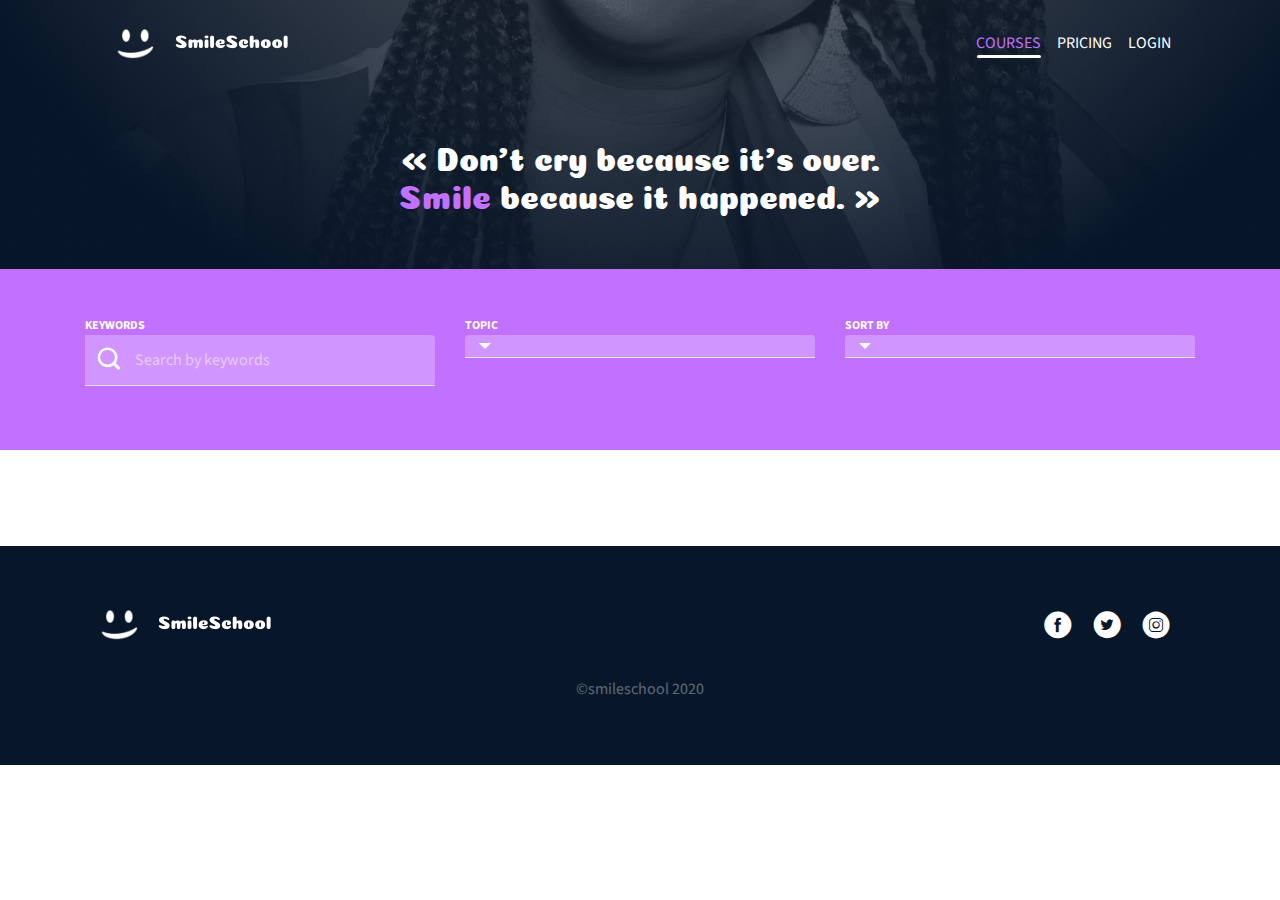
<file: courses.html>
<!DOCTYPE html>
<html lang="en" dir="ltr">

<head>
    <meta charset="utf-8">
    <meta name="viewport" content="width=device-width, initial-scale=1, viewport-fit=cover">
    <title>Courses - SmileSchool</title>
    <meta name="description" content="Holberton Smiling School Courses">
    <link rel="icon" type="image/png" href="images/favicon.png">

    <link href="https://fonts.googleapis.com/css?family=Source+Sans+Pro&display=swap" rel="stylesheet">
    <link href="https://fonts.googleapis.com/css?family=Coiny&display=swap" rel="stylesheet">

    <script src="https://code.jquery.com/jquery-3.4.1.min.js" integrity="sha256-CSXorXvZcTkaix6Yvo6HppcZGetbYMGWSFlBw8HfCJo=" crossorigin="anonymous"></script>
    <script src="https://cdnjs.cloudflare.com/ajax/libs/popper.js/1.12.9/umd/popper.min.js" integrity="sha384-ApNbgh9B+Y1QKtv3Rn7W3mgPxhU9K/ScQsAP7hUibX39j7fakFPskvXusvfa0b4Q" crossorigin="anonymous"></script>
    <script src="https://stackpath.bootstrapcdn.com/bootstrap/4.4.1/js/bootstrap.min.js" integrity="sha384-wfSDF2E50Y2D1uUdj0O3uMBJnjuUD4Ih7YwaYd1iqfktj0Uod8GCExl3Og8ifwB6" crossorigin="anonymous"></script>
    <script src="scripts.js"></script>

    <link rel="stylesheet" href="https://stackpath.bootstrapcdn.com/bootstrap/4.4.1/css/bootstrap.min.css" integrity="sha384-Vkoo8x4CGsO3+Hhxv8T/Q5PaXtkKtu6ug5TOeNV6gBiFeWPGFN9MuhOf23Q9Ifjh" crossorigin="anonymous">
    <link rel="stylesheet" href="holberton_school-icon/style.css">
    <link rel="stylesheet" href="styles.css">
</head>

<body>
    <!-- Header -->
    <header class="pricing-header">
        <div class="container">
            <nav class="navbar navbar-expand-sm bg-transparent">
                <button class="navbar-toggler mt-3" type="button" data-toggle="collapse" data-target="#navbarNavAltMarkup" aria-controls="navbarNavAltMarkup" aria-expanded="false" aria-label="Toggle navigation">
                    <span class="holberton_school-icon-menu text-white"></span>
                </button>
                <a class="navbar-brand d-sm-none mx-auto text-center" href="homepage.html">
                    <img class="my-3 ml-n5" src="images/smile_off.png" width="30" height="23" alt="Smile" loading="lazy">
                    <div class="w-100"></div>
                    <img class="mb-3 ml-n5" src="images/logo.png" width="115" height="30" alt="Logo" loading="lazy">
                </a>
                <a class="navbar-brand d-none d-sm-block" href="homepage.html">
                    <img class="m-3" src="images/smile_off.png" width="37" height="30" alt="Smile" loading="lazy">
                    <img src="images/logo.png" width="115" height="30" alt="Logo" loading="lazy">
                </a>
                <div class="collapse navbar-collapse" id="navbarNavAltMarkup">
                    <div class="navbar-nav d-sm-none">
                        <div class="d-sm-none mx-auto mt-3">
                            <a class="nav-link purple-text text-uppercase text-center underline ul-courses" href="#">Courses</a>
                            <a class="nav-link text-white text-uppercase text-center" href="pricing.html">Pricing</a>
                            <a class="nav-link text-white text-uppercase text-center" href="#login">Login</a>
                        </div>
                    </div>
                    <div class="d-none d-sm-block ml-auto">
                        <div class="navbar-nav">
                            <a class="nav-link purple-text text-uppercase underline ul-courses" href="#">Courses</a>
                            <a class="nav-link text-white text-uppercase" href="pricing.html">Pricing</a>
                            <a class="nav-link text-white text-uppercase" href="#login">Login</a>
                        </div>
                    </div>
                </div>
            </nav>
        </div>

        <!-- Hero section -->
        <section class="d-none d-sm-block">
            <div class="container text-center text-white py-5">
                <h1 class="coiny font-32">« Don’t cry because it’s over.<br>
                    <span class="purple-text">Smile</span> because it happened. »</h1>
            </div>
        </section>
    </header>

    <!-- Search section -->
    <section class="purple-bg text-white font-22 py-5">
        <div class="container">
            <div class="row">
                <div class="col-lg-4 mb-3">
                    <div class="text-uppercase font-12 font-weight-bold">Keywords</div>
                    <div class="input-group border-bottom">
                        <span class="input-group-addon icon-bg">
                            <div class="holberton_school-icon-search_1"></div>
                        </span>
                        <input type="text" class="form-control border-top-0 lightpurple-bg text-white border-0 search-form" id="exampleInputEmail1" aria-describedby="emailHelp" placeholder="Search by keywords">
                    </div>
                </div>
                <div class="col-md-6 col-lg-4 mb-3">
                    <div class="text-uppercase font-12 font-weight-bold">Topic</div>
                    <div class="dropdown">
                        <div class="rounded-top lightpurple-bg text-white border-bottom dropdown-toggle dropdown-spacing text-capitalize topicDefault" type="button" id="dropdownMenuButton" data-toggle="dropdown" aria-haspopup="true" aria-expanded="false">
                        </div>
                        <div class="dropdown-menu text-capitalize" id="topicDropdown" aria-labelledby="dropdownMenuButton">
                        </div>
                    </div>
                </div>
                <div class="col-md-6 col-lg-4 mb-3">
                    <div class="text-uppercase font-12 font-weight-bold">Sort by</div>
                    <div class="dropdown">
                        <div class="rounded-top lightpurple-bg text-white border-bottom dropdown-toggle dropdown-spacing text-capitalize sortDefault" type="button" id="dropdownMenuButton" data-toggle="dropdown" aria-haspopup="true" aria-expanded="false">
                        </div>
                        <div class="dropdown-menu text-capitalize" id="sortDropdown" aria-labelledby="dropdownMenuButton">
                        </div>
                    </div>
                </div>
            </div>
        </div>
    </section>

    <!-- Results section -->
    <section class="py-5">
        <div class="container opacity-35" id="videoCount"></div>
        <div class="row" id="courseResults">
        </div>
    </section>

    <!-- Footer -->
    <footer class="black-bg text-white text-center py-5">
        <div class="container">
            <div class="row justify-content-between">
                <div class="col text-md-left">
                    <a href="#">
                        <img class="m-3" src="images/smile_off.png" width="37" height="30" alt="Smile" loading="lazy">
                        <img src="images/logo.png" width="115" height="30" alt="Logo" loading="lazy">
                    </a>
                </div>
                <div class="d-md-none w-100"></div>
                <div class="col text-md-right m-3">
                    <a href="https://www.facebook.com/HolbertonSchool/" class="holberton_school-icon-ic_facebook px-2"></a>
                    <a href="https://twitter.com/holbertonschool" class="holberton_school-icon-ic_twitter px-2"></a>
                    <a href="https://www.instagram.com/holbertonschool/" class="holberton_school-icon-ic_instagram px-2"></a>
                </div>
            </div>
            <div>
                <p class="opacity-35 mt-3">©smileschool 2020</p>
            </div>
        </div>
    </footer>
</body>

</html>
</file>
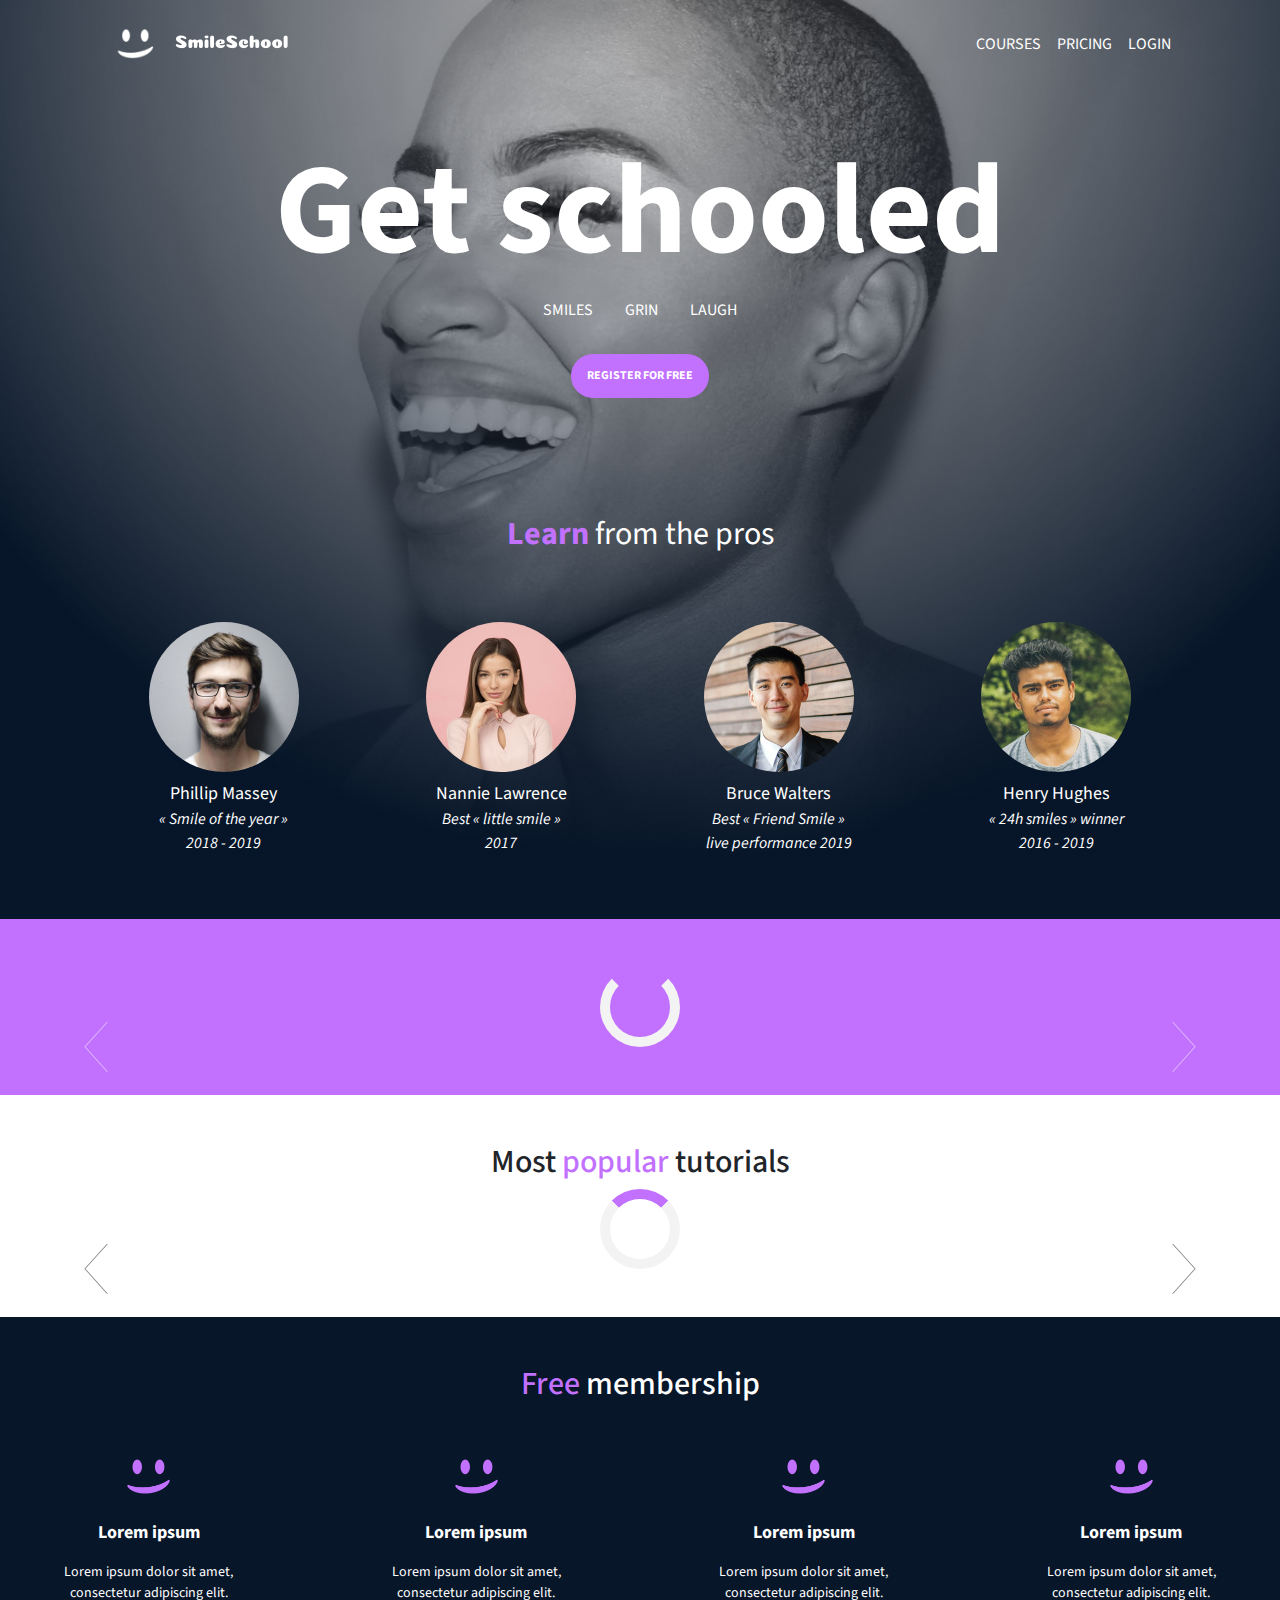
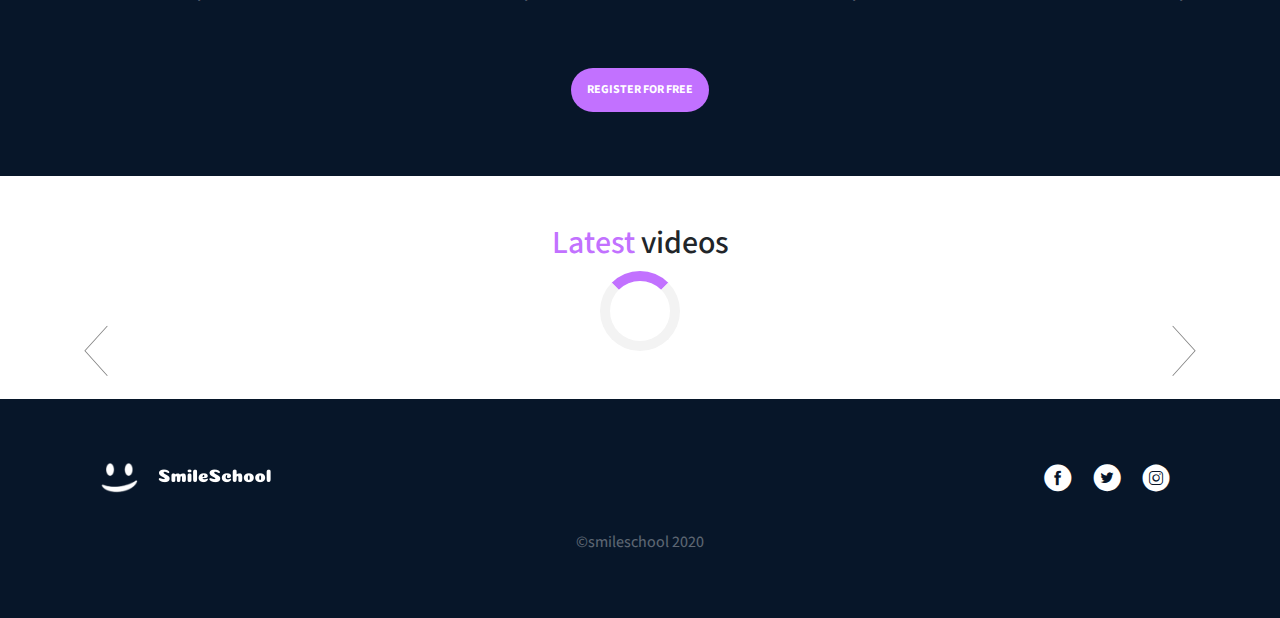
<file: homepage.html>
<!DOCTYPE html>
<html lang="en" dir="ltr">

<head>
    <meta charset="utf-8">
    <meta name="viewport" content="width=device-width, initial-scale=1, viewport-fit=cover">
    <title>Homepage - SmileSchool</title>
    <meta name="description" content="Holberton Smiling School Homepage">
    <link rel="icon" type="image/png" href="images/favicon.png">

    <link href="https://fonts.googleapis.com/css?family=Source+Sans+Pro&display=swap" rel="stylesheet">
    <link href="https://fonts.googleapis.com/css?family=Coiny&display=swap" rel="stylesheet">

    <script src="https://code.jquery.com/jquery-3.4.1.min.js" integrity="sha256-CSXorXvZcTkaix6Yvo6HppcZGetbYMGWSFlBw8HfCJo=" crossorigin="anonymous"></script>
    <script src="https://cdnjs.cloudflare.com/ajax/libs/popper.js/1.12.9/umd/popper.min.js" integrity="sha384-ApNbgh9B+Y1QKtv3Rn7W3mgPxhU9K/ScQsAP7hUibX39j7fakFPskvXusvfa0b4Q" crossorigin="anonymous"></script>
    <script src="https://stackpath.bootstrapcdn.com/bootstrap/4.4.1/js/bootstrap.min.js" integrity="sha384-wfSDF2E50Y2D1uUdj0O3uMBJnjuUD4Ih7YwaYd1iqfktj0Uod8GCExl3Og8ifwB6" crossorigin="anonymous"></script>
    <script src="scripts.js"></script>

    <link rel="stylesheet" href="https://stackpath.bootstrapcdn.com/bootstrap/4.4.1/css/bootstrap.min.css" integrity="sha384-Vkoo8x4CGsO3+Hhxv8T/Q5PaXtkKtu6ug5TOeNV6gBiFeWPGFN9MuhOf23Q9Ifjh" crossorigin="anonymous">
    <link rel="stylesheet" href="holberton_school-icon/style.css">
    <link rel="stylesheet" href="styles.css">
</head>

<body>
    <!--Header -->
    <header>
        <div class="container">
            <nav class="navbar navbar-expand-sm bg-transparent">
                <button class="navbar-toggler mt-3" type="button" data-toggle="collapse" data-target="#navbarNavAltMarkup" aria-controls="navbarNavAltMarkup" aria-expanded="false" aria-label="Toggle navigation">
                    <span class="holberton_school-icon-menu text-white"></span>
                </button>
                <a class="navbar-brand d-sm-none mx-auto text-center" href="#">
                    <img class="my-3 ml-n5" src="images/smile_off.png" width="30" height="23" alt="" loading="lazy">
                    <div class="w-100"></div>
                    <img class="mb-3 ml-n5" src="images/logo.png" width="115" height="30" alt="" loading="lazy">
                </a>
                <a class="navbar-brand d-none d-sm-block" href="#">
                    <img class="m-3" src="images/smile_off.png" width="37" height="30" alt="Smile" loading="lazy">
                    <img src="images/logo.png" width="115" height="30" alt="Logo" loading="lazy">
                </a>
                <div class="collapse navbar-collapse" id="navbarNavAltMarkup">
                    <div class="navbar-nav d-sm-none">
                        <div class="d-sm-none mx-auto mt-3">
                            <a class="nav-link text-white text-uppercase text-center" href="courses.html">Courses</a>
                            <a class="nav-link text-white text-uppercase text-center" href="pricing.html">Pricing</a>
                            <a class="nav-link text-white text-uppercase text-center" href="#login">Login</a>
                        </div>
                    </div>
                    <div class="d-none d-sm-block ml-auto">
                        <div class="navbar-nav">
                            <a class="nav-link text-white text-uppercase" href="courses.html">Courses</a>
                            <a class="nav-link text-white text-uppercase" href="pricing.html">Pricing</a>
                            <a class="nav-link text-white text-uppercase" href="#login">Login</a>
                        </div>
                    </div>
                </div>
            </nav>
        </div>

        <!-- Hero section -->
        <section>
            <div class="container text-center py-5">
                <h1 class="text-responsive text-nowrap text-white font-weight-bold">Get schooled</h1>
                <p class="text-white text-uppercase">Smiles&emsp;&emsp;Grin&emsp;&emsp;Laugh</p>
                <a href="#" class="text-white text-uppercase"><span class="badge badge-pill purple-bg m-3 p-3">Register for free</span></a>
                <span class="w-100"></span>
                <p class="font-32 text-white mt-5 py-5"><span class="purple-text font-weight-bold">Learn</span> from the pros</p>
                <div class="container">
                    <div class="row row-cols-sm-2 row-cols-md-4">
                        <div class="col text-white">
                            <img class="rounded-circle mb-2" src="images/profile_1.jpg" width="150" height="150" alt="Profile 1" loading="lazy">
                            <p><span class="font-18">Phillip Massey</span><br>
                                <span class="font-italic">« Smile of the year »<br>
                                    2018 - 2019</span></p>
                        </div>
                        <div class="col text-white">
                            <img class="rounded-circle mb-2" src="images/profile_2.jpg" width="150" height="150" alt="Profile 1" loading="lazy">
                            <p><span class="font-18">Nannie Lawrence</span><br>
                                <span class="font-italic">Best « little smile »<br>
                                    2017</span></p>
                        </div>
                        <div class="col text-white">
                            <img class="rounded-circle mb-2" src="images/profile_3.jpg" width="150" height="150" alt="Profile 1" loading="lazy">
                            <p><span class="font-18">Bruce Walters</span><br>
                                <span class="font-italic">Best « Friend Smile »<br>
                                    live performance 2019</span></p>
                        </div>
                        <div class="col text-white">
                            <img class="rounded-circle mb-2" src="images/profile_4.jpg" width="150" height="150" alt="Profile 1" loading="lazy">
                            <p><span class="font-18">Henry Hughes</span><br>
                                <span class="font-italic">« 24h smiles » winner<br>
                                    2016 - 2019</span></p>
                        </div>
                    </div>
                </div>
            </div>
        </section>
    </header>

    <!-- Quotes section -->
    <section class="purple-bg text-white font-22 py-5">
        <div class="loader"></div>
        <div id="carouselQuotes" class="carousel slide" data-ride="carousel">
            <div class="carousel-inner" id="addQuotes"></div>
            <a class="carousel-control-prev" href="#carouselQuotes" role="button" data-slide="prev">
                <span class="holberton_school-icon-arrow_4" aria-hidden="true"></span>
                <span class="sr-only">Previous</span>
            </a>
            <a class="carousel-control-next" href="#carouselQuotes" role="button" data-slide="next">
                <span class="holberton_school-icon-arrow_3" aria-hidden="true"></span>
                <span class="sr-only">Next</span>
            </a>
        </div>
    </section>

    <!-- Popular videos section -->
    <section class="py-5">
        <h2 class="text-center">Most <span class="purple-text">popular</span> tutorials</h2>
        <div class="loader"></div>
        <div id="carouselVideos" class="carousel slide" data-ride="carousel">
            <div class="carousel-inner">
                <div class="carousel-item active">
                    <div class="row justify-content-center" id="addTutorials1"></div>
                </div>
                <div class="carousel-item">
                    <div class="row justify-content-center" id="addTutorials2"></div>
                </div>
            </div>
            <a class="carousel-control-prev" href="#carouselVideos" role="button" data-slide="prev">
                <span class="holberton_school-icon-arrow_4 arrow-black" aria-hidden="true"></span>
                <span class="sr-only">Previous</span>
            </a>
            <a class="carousel-control-next" href="#carouselVideos" role="button" data-slide="next">
                <span class="holberton_school-icon-arrow_3 arrow-black" aria-hidden="true"></span>
                <span class="sr-only">Next</span>
            </a>
        </div>
    </section>

    <!-- Membership section -->
    <section class="black-bg text-white text-center py-5">
        <h2><span class="purple-text">Free</span> membership</h2>
        <div class="row justify-content-center">
            <div class="col-md-5 col-lg-3">
                <img class="mt-5 mb-4" src="images/smile_on.png" width="45" height="36" alt="Smile on" loading="lazy">
                <p class="font-18 font-weight-bold">Lorem ipsum</p>
                <p class="font-14">Lorem ipsum dolor sit amet,<br>
                    consectetur adipiscing elit.</p>
            </div>
            <div class="col-md-5 col-lg-3">
                <img class="mt-5 mb-4" src="images/smile_on.png" width="45" height="36" alt="Smile on" loading="lazy">
                <p class="font-18 font-weight-bold">Lorem ipsum</p>
                <p class="font-14">Lorem ipsum dolor sit amet,<br>
                    consectetur adipiscing elit.</p>
            </div>
            <div class="d-lg-none w-100"></div>
            <div class="col-md-5 col-lg-3">
                <img class="mt-5 mb-4" src="images/smile_on.png" width="45" height="36" alt="Smile on" loading="lazy">
                <p class="font-18 font-weight-bold">Lorem ipsum</p>
                <p class="font-14">Lorem ipsum dolor sit amet,<br>
                    consectetur adipiscing elit.</p>
            </div>
            <div class="col-md-5 col-lg-3">
                <img class="mt-5 mb-4" src="images/smile_on.png" width="45" height="36" alt="Smile on" loading="lazy">
                <p class="font-18 font-weight-bold">Lorem ipsum</p>
                <p class="font-14">Lorem ipsum dolor sit amet,<br>
                    consectetur adipiscing elit.</p>
            </div>
        </div>
        <a href="#" class="text-white text-uppercase"><span class="badge badge-pill purple-bg mt-5 mb-3 p-3">Register for free</span></a>
    </section>

    <!-- Latest videos section -->
    <section class="py-5">
        <h2 class="text-center"><span class="purple-text">Latest</span> videos</h2>
        <div class="loader"></div>
        <div id="carouselLatest" class="carousel slide" data-ride="carousel">
            <div class="carousel-inner">
                <div class="carousel-item active">
                    <div class="row justify-content-center" id="addLatest1"></div>
                </div>
                <div class="carousel-item">
                    <div class="row justify-content-center" id="addLatest2"></div>
                </div>
            </div>
            <a class="carousel-control-prev" href="#carouselLatest" role="button" data-slide="prev">
                <span class="holberton_school-icon-arrow_4 arrow-black" aria-hidden="true"></span>
                <span class="sr-only">Previous</span>
            </a>
            <a class="carousel-control-next" href="#carouselLatest" role="button" data-slide="next">
                <span class="holberton_school-icon-arrow_3 arrow-black" aria-hidden="true"></span>
                <span class="sr-only">Next</span>
            </a>
        </div>
    </section>

    <!-- Footer -->
    <footer class="black-bg text-white text-center py-5">
        <div class="container">
            <div class="row justify-content-between">
                <div class="col text-md-left">
                    <a href="#">
                        <img class="m-3" src="images/smile_off.png" width="37" height="30" alt="Smile" loading="lazy">
                        <img src="images/logo.png" width="115" height="30" alt="Logo" loading="lazy">
                    </a>
                </div>
                <div class="d-md-none w-100"></div>
                <div class="col text-md-right m-3">
                    <a href="https://www.facebook.com/HolbertonSchool/" class="holberton_school-icon-ic_facebook px-2"></a>
                    <a href="https://twitter.com/holbertonschool" class="holberton_school-icon-ic_twitter px-2"></a>
                    <a href="https://www.instagram.com/holbertonschool/" class="holberton_school-icon-ic_instagram px-2"></a>
                </div>
            </div>
            <div>
                <p class="opacity-35 mt-3">©smileschool 2020</p>
            </div>
        </div>
    </footer>
</body>
</html>
</file>
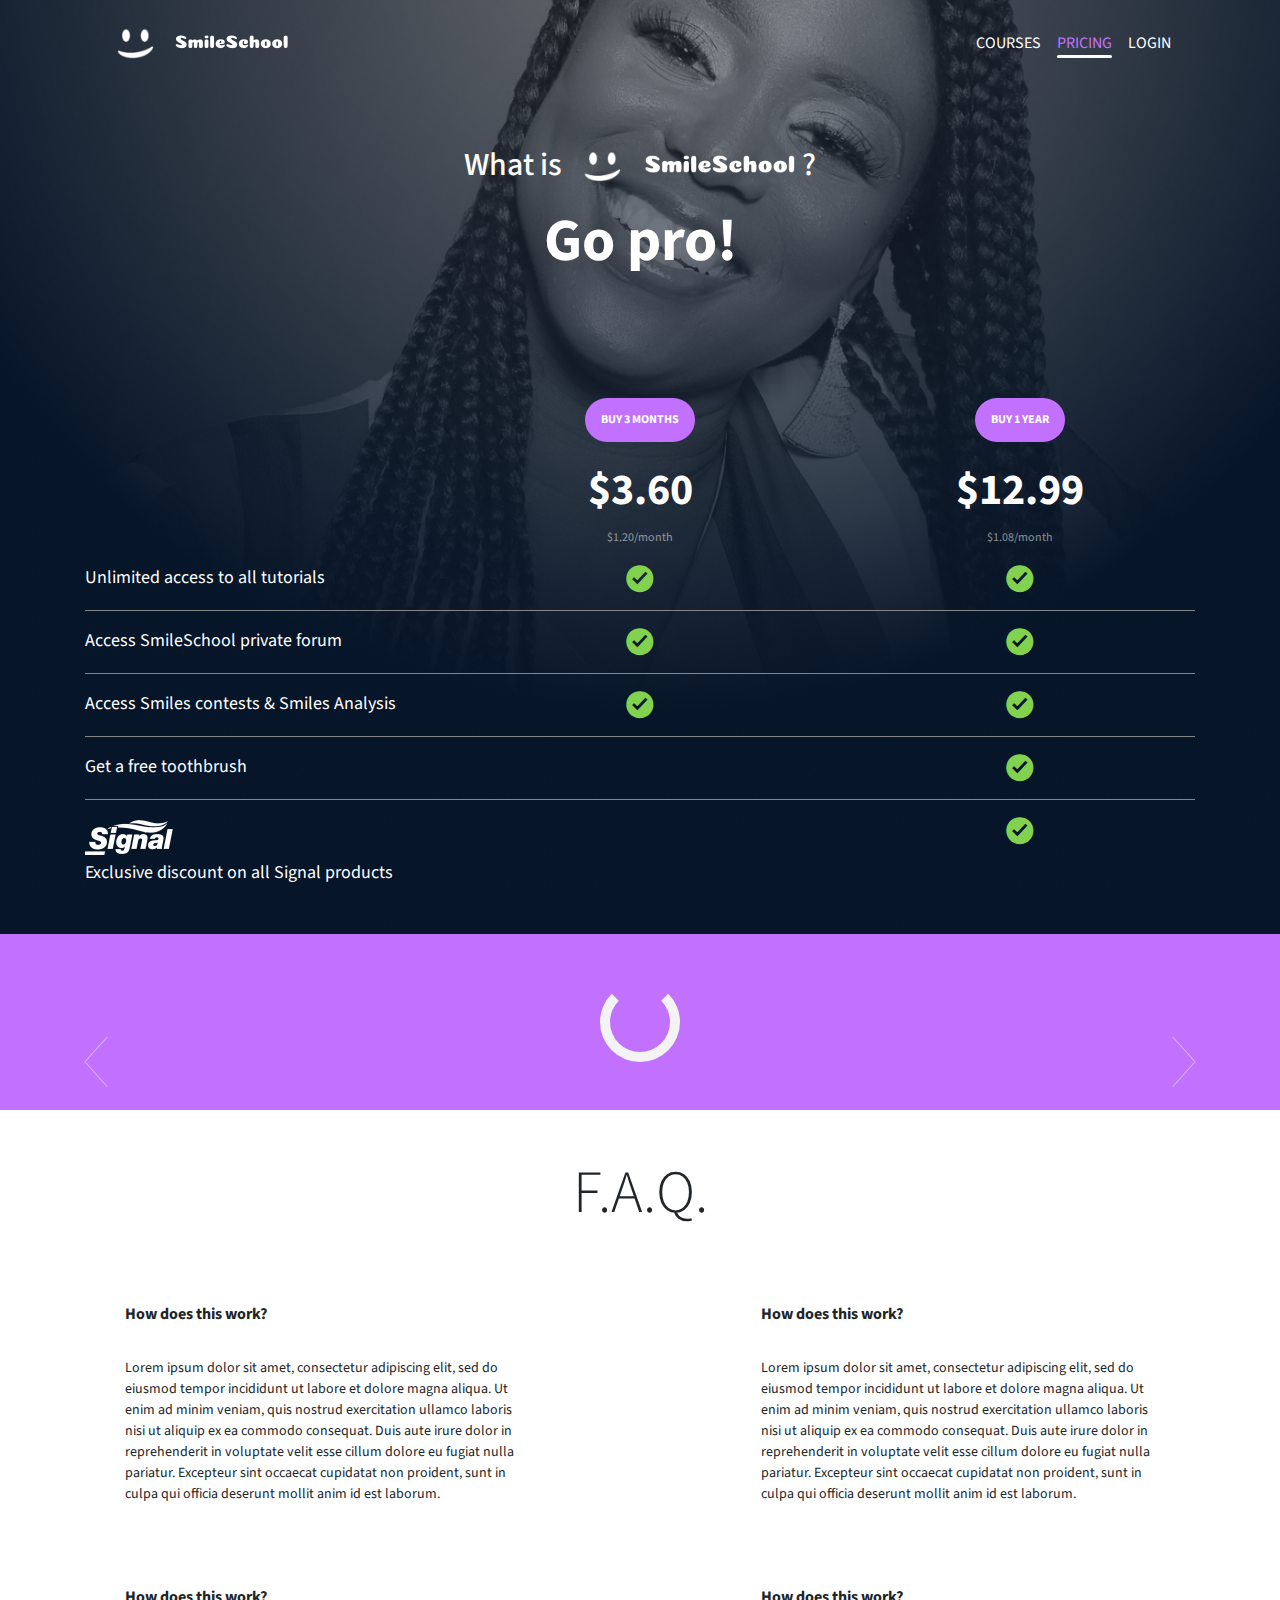
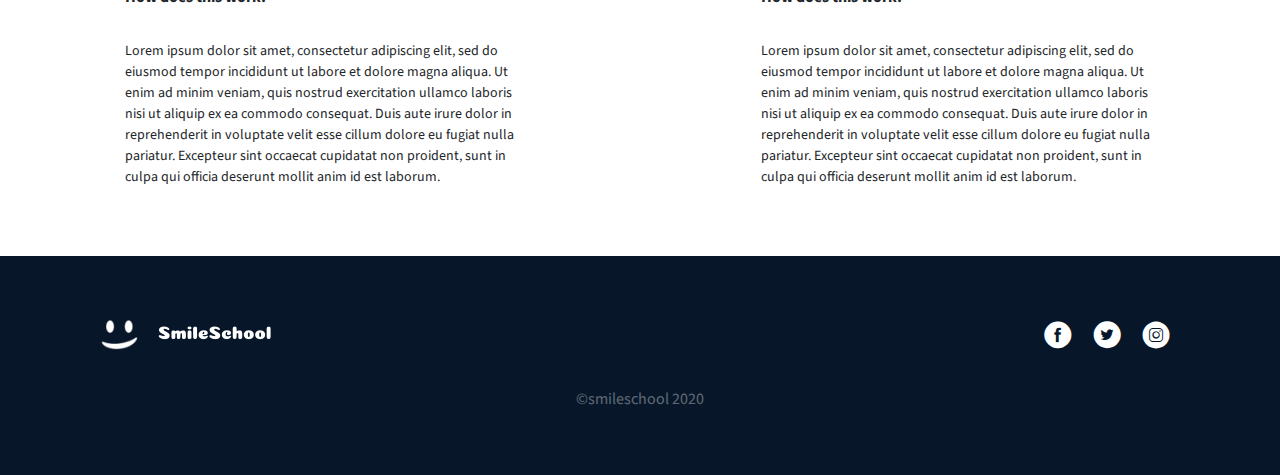
<file: pricing.html>
<!DOCTYPE html>
<html lang="en" dir="ltr">

<head>
    <meta charset="utf-8">
    <meta name="viewport" content="width=device-width, initial-scale=1, viewport-fit=cover">
    <title>Pricing - SmileSchool</title>
    <meta name="description" content="Holberton Smiling School Pricing">
    <link rel="icon" type="image/png" href="images/favicon.png">

    <link href="https://fonts.googleapis.com/css?family=Source+Sans+Pro&display=swap" rel="stylesheet">
    <link href="https://fonts.googleapis.com/css?family=Coiny&display=swap" rel="stylesheet">

    <script src="https://code.jquery.com/jquery-3.4.1.min.js" integrity="sha256-CSXorXvZcTkaix6Yvo6HppcZGetbYMGWSFlBw8HfCJo=" crossorigin="anonymous"></script>
    <script src="https://cdnjs.cloudflare.com/ajax/libs/popper.js/1.12.9/umd/popper.min.js" integrity="sha384-ApNbgh9B+Y1QKtv3Rn7W3mgPxhU9K/ScQsAP7hUibX39j7fakFPskvXusvfa0b4Q" crossorigin="anonymous"></script>
    <script src="https://stackpath.bootstrapcdn.com/bootstrap/4.4.1/js/bootstrap.min.js" integrity="sha384-wfSDF2E50Y2D1uUdj0O3uMBJnjuUD4Ih7YwaYd1iqfktj0Uod8GCExl3Og8ifwB6" crossorigin="anonymous"></script>
    <script src="scripts.js"></script>

    <link rel="stylesheet" href="https://stackpath.bootstrapcdn.com/bootstrap/4.4.1/css/bootstrap.min.css" integrity="sha384-Vkoo8x4CGsO3+Hhxv8T/Q5PaXtkKtu6ug5TOeNV6gBiFeWPGFN9MuhOf23Q9Ifjh" crossorigin="anonymous">
    <link rel="stylesheet" href="holberton_school-icon/style.css">
    <link rel="stylesheet" href="styles.css">
</head>

<body>
    <!-- Header -->
    <header class="pricing-header">
        <div class="container">
            <nav class="navbar navbar-expand-sm bg-transparent">
                <button class="navbar-toggler mt-3" type="button" data-toggle="collapse" data-target="#navbarNavAltMarkup" aria-controls="navbarNavAltMarkup" aria-expanded="false" aria-label="Toggle navigation">
                    <span class="holberton_school-icon-menu text-white"></span>
                </button>
                <a class="navbar-brand d-sm-none mx-auto text-center" href="homepage.html">
                    <img class="my-3 ml-n5" src="images/smile_off.png" width="30" height="23" alt="Smile" loading="lazy">
                    <div class="w-100"></div>
                    <img class="mb-3 ml-n5" src="images/logo.png" width="115" height="30" alt="Logo" loading="lazy">
                </a>
                <a class="navbar-brand d-none d-sm-block" href="homepage.html">
                    <img class="m-3" src="images/smile_off.png" width="37" height="30" alt="Smile" loading="lazy">
                    <img src="images/logo.png" width="115" height="30" alt="Logo" loading="lazy">
                </a>
                <div class="collapse navbar-collapse" id="navbarNavAltMarkup">
                    <div class="navbar-nav d-sm-none">
                        <div class="d-sm-none mx-auto mt-3">
                            <a class="nav-link text-white text-uppercase text-center" href="courses.html">Courses</a>
                            <a class="nav-link purple-text text-uppercase text-center underline ul-pricing" href="#">Pricing</a>
                            <a class="nav-link text-white text-uppercase text-center" href="#login">Login</a>
                        </div>
                    </div>
                    <div class="d-none d-sm-block ml-auto">
                        <div class="navbar-nav">
                            <a class="nav-link text-white text-uppercase" href="courses.html">Courses</a>
                            <a class="nav-link purple-text text-uppercase underline ul-pricing" href="#">Pricing</a>
                            <a class="nav-link text-white text-uppercase" href="#login">Login</a>
                        </div>
                    </div>
                </div>
            </nav>
        </div>

        <!-- Hero section -->
        <section>
            <div class="container text-center text-white py-5">
                <div class="d-sm-none">
                    <h4>What is <img class="m-3" src="images/smile_off.png" width="37" height="30" alt="Smile" loading="lazy">
                        <img src="images/logo.png" width="153" height="40" alt="Logo" loading="lazy"> ?</h4>
                </div>
                <div class="d-none d-sm-block">
                    <h2>What is <img class="m-3" src="images/smile_off.png" width="37" height="30" alt="Smile" loading="lazy">
                        <img src="images/logo.png" width="153" height="40" alt="Logo" loading="lazy"> ?</h2>
                </div>
                <h1 class="font-60 font-weight-bold">Go pro!</h1>
            </div>
        </section>

        <!-- Grid section -->
        <section>
            <div class="container text-center text-white py-5">
                <div class="row justify-content-end">
                    <div class="col-6 col-md-4">
                        <a href="#" class="text-white text-uppercase"><span class="badge badge-pill purple-bg m-3 p-3">Buy 3 months</span></a>
                        <p><span class="font-44 font-weight-bold">$3.60</span><br>
                            <span class="font-12 opacity-50">$1.20/month</span></p>
                    </div>
                    <div class="col-6 col-md-4">
                        <a href="#" class="text-white text-uppercase"><span class="badge badge-pill purple-bg m-3 p-3">Buy 1 year</span></a>
                        <p><span class="font-44 font-weight-bold">$12.99</span><br>
                            <span class="font-12 opacity-50">$1.08/month</span></p>
                    </div>
                </div>
                <div class="d-sm-none text-uppercase font-12 font-weight-bold my-5">
                    <div class="row justify-content-end">
                        <div class="col-3">3 months</div>
                        <div class="col-3">1 year</div>
                    </div>
                </div>
                <div class="row font-18">
                    <div class="col-6 col-md-4 text-left">
                        Unlimited access to all tutorials
                    </div>
                    <div class="col-3 col-md-4 holberton_school-icon-check"></div>
                    <div class="col-3 col-md-4 holberton_school-icon-check"></div>
                </div>
                <hr class="gray-bg">
                <div class="row font-18">
                    <div class="col-6 col-md-4 text-left">
                        Access SmileSchool private forum
                    </div>
                    <div class="col-3 col-md-4 holberton_school-icon-check"></div>
                    <div class="col-3 col-md-4 holberton_school-icon-check"></div>
                </div>
                <hr class="gray-bg">
                <div class="row font-18">
                    <div class="col-6 col-md-4 text-left">
                        Access Smiles contests & Smiles Analysis
                    </div>
                    <div class="col-3 col-md-4 holberton_school-icon-check"></div>
                    <div class="col-3 col-md-4 holberton_school-icon-check"></div>
                </div>
                <hr class="gray-bg">
                <div class="row font-18">
                    <div class="col-6 col-md-4 text-left">
                        Get a free toothbrush
                    </div>
                    <div class="col-3 col-md-4"></div>
                    <div class="col-3 col-md-4 holberton_school-icon-check"></div>
                </div>
                <hr class="gray-bg">
                <div class="row font-18">
                    <div class="col-6 col-md-4 text-left">
                        <img class="my-1" src="images/signal.png" width="88" height="35" alt="Signal" loading="lazy"><br>
                        Exclusive discount on all Signal products
                    </div>
                    <div class="col-3 col-md-4"></div>
                    <div class="col-3 col-md-4 holberton_school-icon-check"></div>
                </div>
        </section>
    </header>

    <!-- Quotes section -->
    <section class="purple-bg text-white font-22 py-5">
        <div class="loader"></div>
        <div id="carouselQuotes" class="carousel slide" data-ride="carousel">
            <div class="carousel-inner" id="addQuotes"></div>
            <a class="carousel-control-prev" href="#carouselQuotes" role="button" data-slide="prev">
                <span class="holberton_school-icon-arrow_4" aria-hidden="true"></span>
                <span class="sr-only">Previous</span>
            </a>
            <a class="carousel-control-next" href="#carouselQuotes" role="button" data-slide="next">
                <span class="holberton_school-icon-arrow_3" aria-hidden="true"></span>
                <span class="sr-only">Next</span>
            </a>
        </div>
    </section>

    <!-- FAQ section -->
    <section class="py-5">
        <h1 class="font-60 font-weight-light text-center">F.A.Q.</h1>
        <div class="row justify-content-around m-1">
            <div class="col-lg-4 col-md-5 mt-5">
                <p class="font-weight-bold py-3">How does this work?</p>
                <p class="font-14">Lorem ipsum dolor sit amet, consectetur adipiscing elit, sed do eiusmod tempor incididunt ut labore et dolore magna aliqua. Ut enim ad minim veniam, quis nostrud exercitation ullamco laboris nisi ut aliquip ex ea commodo consequat. Duis aute irure dolor in reprehenderit in voluptate velit esse cillum dolore eu fugiat nulla pariatur. Excepteur sint occaecat cupidatat non proident, sunt in culpa qui officia deserunt mollit anim id est laborum.</p>
            </div>
            <div class="col-lg-4 col-md-5 mt-5">
                <p class="font-weight-bold py-3">How does this work?</p>
                <p class="font-14">Lorem ipsum dolor sit amet, consectetur adipiscing elit, sed do eiusmod tempor incididunt ut labore et dolore magna aliqua. Ut enim ad minim veniam, quis nostrud exercitation ullamco laboris nisi ut aliquip ex ea commodo consequat. Duis aute irure dolor in reprehenderit in voluptate velit esse cillum dolore eu fugiat nulla pariatur. Excepteur sint occaecat cupidatat non proident, sunt in culpa qui officia deserunt mollit anim id est laborum.</p>
            </div>
            <div class="w-100"></div>
            <div class="col-lg-4 col-md-5 mt-5">
                <p class="font-weight-bold py-3">How does this work?</p>
                <p class="font-14">Lorem ipsum dolor sit amet, consectetur adipiscing elit, sed do eiusmod tempor incididunt ut labore et dolore magna aliqua. Ut enim ad minim veniam, quis nostrud exercitation ullamco laboris nisi ut aliquip ex ea commodo consequat. Duis aute irure dolor in reprehenderit in voluptate velit esse cillum dolore eu fugiat nulla pariatur. Excepteur sint occaecat cupidatat non proident, sunt in culpa qui officia deserunt mollit anim id est laborum.</p>
            </div>
            <div class="col-lg-4 col-md-5 mt-5">
                <p class="font-weight-bold py-3">How does this work?</p>
                <p class="font-14">Lorem ipsum dolor sit amet, consectetur adipiscing elit, sed do eiusmod tempor incididunt ut labore et dolore magna aliqua. Ut enim ad minim veniam, quis nostrud exercitation ullamco laboris nisi ut aliquip ex ea commodo consequat. Duis aute irure dolor in reprehenderit in voluptate velit esse cillum dolore eu fugiat nulla pariatur. Excepteur sint occaecat cupidatat non proident, sunt in culpa qui officia deserunt mollit anim id est laborum.</p>
            </div>
        </div>
    </section>

    <!-- Footer -->
    <footer class="black-bg text-white text-center py-5">
        <div class="container">
            <div class="row justify-content-between">
                <div class="col text-md-left">
                    <a href="#">
                        <img class="m-3" src="images/smile_off.png" width="37" height="30" alt="Smile" loading="lazy">
                        <img src="images/logo.png" width="115" height="30" alt="Logo" loading="lazy">
                    </a>
                </div>
                <div class="d-md-none w-100"></div>
                <div class="col text-md-right m-3">
                    <a href="https://www.facebook.com/HolbertonSchool/" class="holberton_school-icon-ic_facebook px-2"></a>
                    <a href="https://twitter.com/holbertonschool" class="holberton_school-icon-ic_twitter px-2"></a>
                    <a href="https://www.instagram.com/holbertonschool/" class="holberton_school-icon-ic_instagram px-2"></a>
                </div>
            </div>
            <div>
                <p class="opacity-35 mt-3">©smileschool 2020</p>
            </div>
        </div>
    </footer>
</body>
</html>
</file>
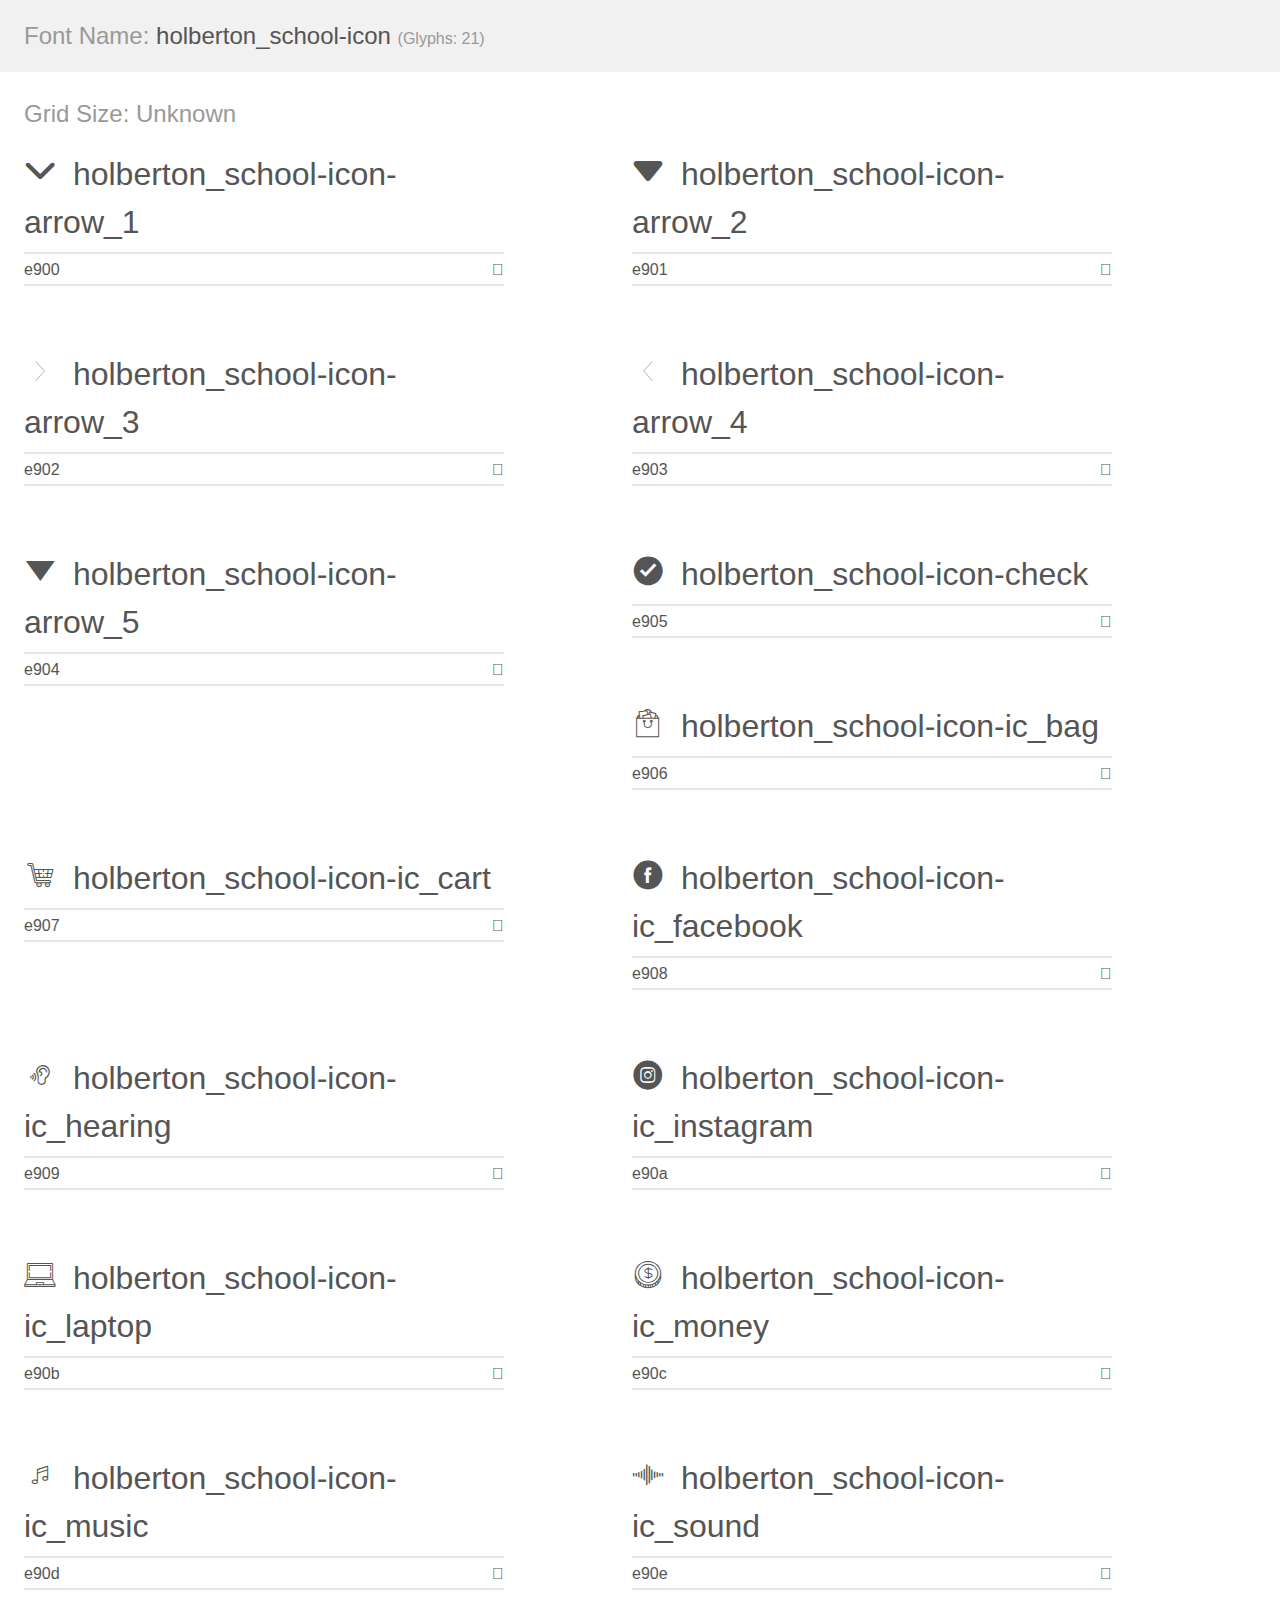
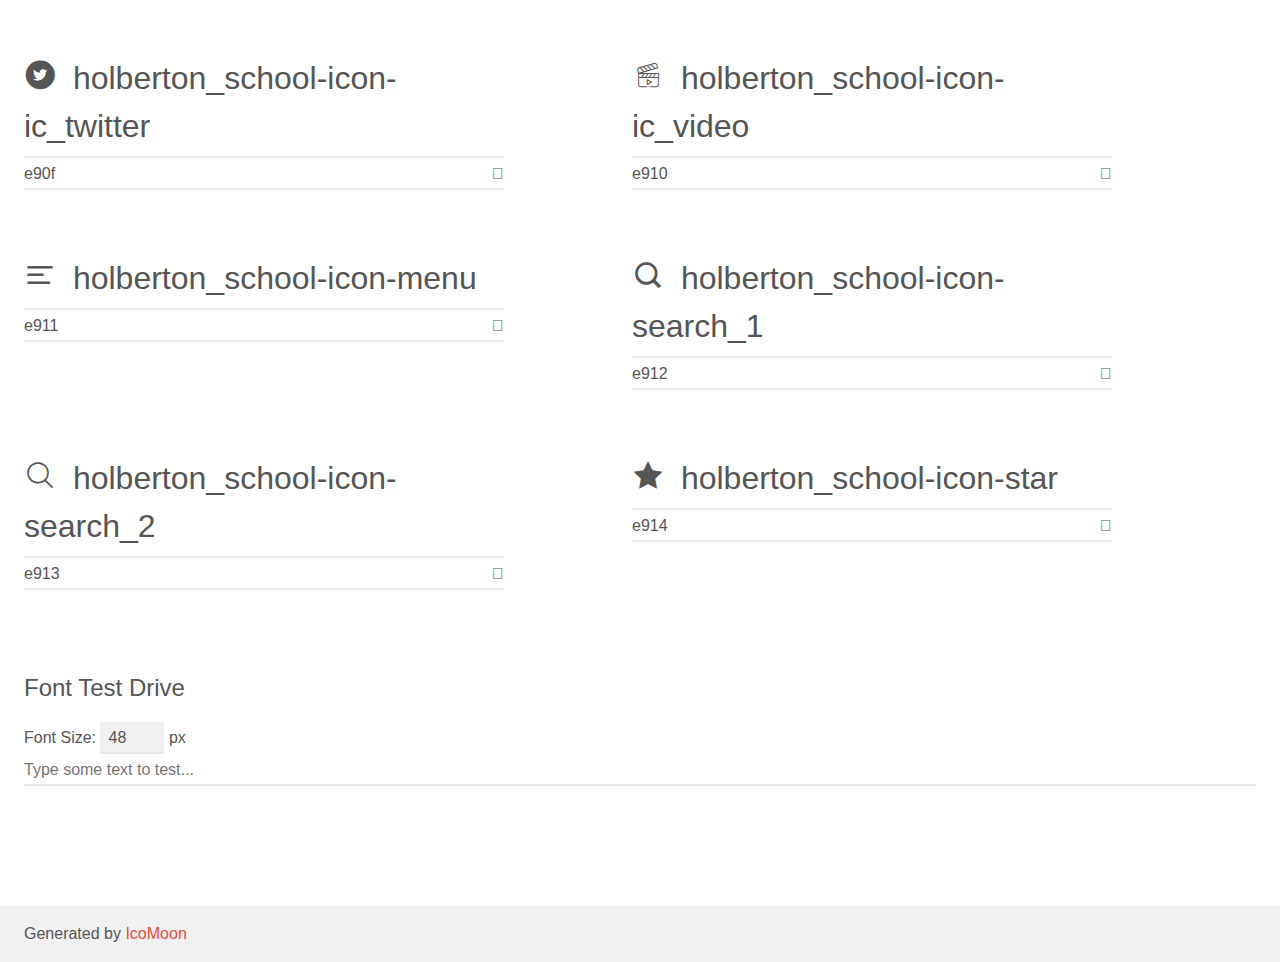
<file: holberton_school-icon/demo.html>
<!doctype html>
<html>
<head>
    <meta charset="utf-8">
    <title>IcoMoon Demo</title>
    <meta name="description" content="An Icon Font Generated By IcoMoon.io">
    <meta name="viewport" content="width=device-width, initial-scale=1">
    <link rel="stylesheet" href="demo-files/demo.css">
    <link rel="stylesheet" href="style.css"></head>
<body>
    <div class="bgc1 clearfix">
        <h1 class="mhmm mvm"><span class="fgc1">Font Name:</span> holberton_school-icon <small class="fgc1">(Glyphs:&nbsp;21)</small></h1>
    </div>
    <div class="clearfix mhl ptl">
        <h1 class="mvm mtn fgc1">Grid Size: Unknown</h1>
        <div class="glyph fs1">
            <div class="clearfix bshadow0 pbs">
                <span class="holberton_school-icon-arrow_1"></span>
                <span class="mls"> holberton_school-icon-arrow_1</span>
            </div>
            <fieldset class="fs0 size1of1 clearfix hidden-false">
                <input type="text" readonly value="e900" class="unit size1of2" />
                <input type="text" maxlength="1" readonly value="&#xe900;" class="unitRight size1of2 talign-right" />
            </fieldset>
            <div class="fs0 bshadow0 clearfix hidden-true">
                <span class="unit pvs fgc1">liga: </span>
                <input type="text" readonly value="" class="liga unitRight" />
            </div>
        </div>
        <div class="glyph fs1">
            <div class="clearfix bshadow0 pbs">
                <span class="holberton_school-icon-arrow_2"></span>
                <span class="mls"> holberton_school-icon-arrow_2</span>
            </div>
            <fieldset class="fs0 size1of1 clearfix hidden-false">
                <input type="text" readonly value="e901" class="unit size1of2" />
                <input type="text" maxlength="1" readonly value="&#xe901;" class="unitRight size1of2 talign-right" />
            </fieldset>
            <div class="fs0 bshadow0 clearfix hidden-true">
                <span class="unit pvs fgc1">liga: </span>
                <input type="text" readonly value="" class="liga unitRight" />
            </div>
        </div>
        <div class="glyph fs1">
            <div class="clearfix bshadow0 pbs">
                <span class="holberton_school-icon-arrow_3"></span>
                <span class="mls"> holberton_school-icon-arrow_3</span>
            </div>
            <fieldset class="fs0 size1of1 clearfix hidden-false">
                <input type="text" readonly value="e902" class="unit size1of2" />
                <input type="text" maxlength="1" readonly value="&#xe902;" class="unitRight size1of2 talign-right" />
            </fieldset>
            <div class="fs0 bshadow0 clearfix hidden-true">
                <span class="unit pvs fgc1">liga: </span>
                <input type="text" readonly value="" class="liga unitRight" />
            </div>
        </div>
        <div class="glyph fs1">
            <div class="clearfix bshadow0 pbs">
                <span class="holberton_school-icon-arrow_4"></span>
                <span class="mls"> holberton_school-icon-arrow_4</span>
            </div>
            <fieldset class="fs0 size1of1 clearfix hidden-false">
                <input type="text" readonly value="e903" class="unit size1of2" />
                <input type="text" maxlength="1" readonly value="&#xe903;" class="unitRight size1of2 talign-right" />
            </fieldset>
            <div class="fs0 bshadow0 clearfix hidden-true">
                <span class="unit pvs fgc1">liga: </span>
                <input type="text" readonly value="" class="liga unitRight" />
            </div>
        </div>
        <div class="glyph fs1">
            <div class="clearfix bshadow0 pbs">
                <span class="holberton_school-icon-arrow_5"></span>
                <span class="mls"> holberton_school-icon-arrow_5</span>
            </div>
            <fieldset class="fs0 size1of1 clearfix hidden-false">
                <input type="text" readonly value="e904" class="unit size1of2" />
                <input type="text" maxlength="1" readonly value="&#xe904;" class="unitRight size1of2 talign-right" />
            </fieldset>
            <div class="fs0 bshadow0 clearfix hidden-true">
                <span class="unit pvs fgc1">liga: </span>
                <input type="text" readonly value="" class="liga unitRight" />
            </div>
        </div>
        <div class="glyph fs1">
            <div class="clearfix bshadow0 pbs">
                <span class="holberton_school-icon-check"></span>
                <span class="mls"> holberton_school-icon-check</span>
            </div>
            <fieldset class="fs0 size1of1 clearfix hidden-false">
                <input type="text" readonly value="e905" class="unit size1of2" />
                <input type="text" maxlength="1" readonly value="&#xe905;" class="unitRight size1of2 talign-right" />
            </fieldset>
            <div class="fs0 bshadow0 clearfix hidden-true">
                <span class="unit pvs fgc1">liga: </span>
                <input type="text" readonly value="" class="liga unitRight" />
            </div>
        </div>
        <div class="glyph fs1">
            <div class="clearfix bshadow0 pbs">
                <span class="holberton_school-icon-ic_bag"></span>
                <span class="mls"> holberton_school-icon-ic_bag</span>
            </div>
            <fieldset class="fs0 size1of1 clearfix hidden-false">
                <input type="text" readonly value="e906" class="unit size1of2" />
                <input type="text" maxlength="1" readonly value="&#xe906;" class="unitRight size1of2 talign-right" />
            </fieldset>
            <div class="fs0 bshadow0 clearfix hidden-true">
                <span class="unit pvs fgc1">liga: </span>
                <input type="text" readonly value="" class="liga unitRight" />
            </div>
        </div>
        <div class="glyph fs1">
            <div class="clearfix bshadow0 pbs">
                <span class="holberton_school-icon-ic_cart"></span>
                <span class="mls"> holberton_school-icon-ic_cart</span>
            </div>
            <fieldset class="fs0 size1of1 clearfix hidden-false">
                <input type="text" readonly value="e907" class="unit size1of2" />
                <input type="text" maxlength="1" readonly value="&#xe907;" class="unitRight size1of2 talign-right" />
            </fieldset>
            <div class="fs0 bshadow0 clearfix hidden-true">
                <span class="unit pvs fgc1">liga: </span>
                <input type="text" readonly value="" class="liga unitRight" />
            </div>
        </div>
        <div class="glyph fs1">
            <div class="clearfix bshadow0 pbs">
                <span class="holberton_school-icon-ic_facebook"></span>
                <span class="mls"> holberton_school-icon-ic_facebook</span>
            </div>
            <fieldset class="fs0 size1of1 clearfix hidden-false">
                <input type="text" readonly value="e908" class="unit size1of2" />
                <input type="text" maxlength="1" readonly value="&#xe908;" class="unitRight size1of2 talign-right" />
            </fieldset>
            <div class="fs0 bshadow0 clearfix hidden-true">
                <span class="unit pvs fgc1">liga: </span>
                <input type="text" readonly value="" class="liga unitRight" />
            </div>
        </div>
        <div class="glyph fs1">
            <div class="clearfix bshadow0 pbs">
                <span class="holberton_school-icon-ic_hearing"></span>
                <span class="mls"> holberton_school-icon-ic_hearing</span>
            </div>
            <fieldset class="fs0 size1of1 clearfix hidden-false">
                <input type="text" readonly value="e909" class="unit size1of2" />
                <input type="text" maxlength="1" readonly value="&#xe909;" class="unitRight size1of2 talign-right" />
            </fieldset>
            <div class="fs0 bshadow0 clearfix hidden-true">
                <span class="unit pvs fgc1">liga: </span>
                <input type="text" readonly value="" class="liga unitRight" />
            </div>
        </div>
        <div class="glyph fs1">
            <div class="clearfix bshadow0 pbs">
                <span class="holberton_school-icon-ic_instagram"></span>
                <span class="mls"> holberton_school-icon-ic_instagram</span>
            </div>
            <fieldset class="fs0 size1of1 clearfix hidden-false">
                <input type="text" readonly value="e90a" class="unit size1of2" />
                <input type="text" maxlength="1" readonly value="&#xe90a;" class="unitRight size1of2 talign-right" />
            </fieldset>
            <div class="fs0 bshadow0 clearfix hidden-true">
                <span class="unit pvs fgc1">liga: </span>
                <input type="text" readonly value="" class="liga unitRight" />
            </div>
        </div>
        <div class="glyph fs1">
            <div class="clearfix bshadow0 pbs">
                <span class="holberton_school-icon-ic_laptop"></span>
                <span class="mls"> holberton_school-icon-ic_laptop</span>
            </div>
            <fieldset class="fs0 size1of1 clearfix hidden-false">
                <input type="text" readonly value="e90b" class="unit size1of2" />
                <input type="text" maxlength="1" readonly value="&#xe90b;" class="unitRight size1of2 talign-right" />
            </fieldset>
            <div class="fs0 bshadow0 clearfix hidden-true">
                <span class="unit pvs fgc1">liga: </span>
                <input type="text" readonly value="" class="liga unitRight" />
            </div>
        </div>
        <div class="glyph fs1">
            <div class="clearfix bshadow0 pbs">
                <span class="holberton_school-icon-ic_money"></span>
                <span class="mls"> holberton_school-icon-ic_money</span>
            </div>
            <fieldset class="fs0 size1of1 clearfix hidden-false">
                <input type="text" readonly value="e90c" class="unit size1of2" />
                <input type="text" maxlength="1" readonly value="&#xe90c;" class="unitRight size1of2 talign-right" />
            </fieldset>
            <div class="fs0 bshadow0 clearfix hidden-true">
                <span class="unit pvs fgc1">liga: </span>
                <input type="text" readonly value="" class="liga unitRight" />
            </div>
        </div>
        <div class="glyph fs1">
            <div class="clearfix bshadow0 pbs">
                <span class="holberton_school-icon-ic_music"></span>
                <span class="mls"> holberton_school-icon-ic_music</span>
            </div>
            <fieldset class="fs0 size1of1 clearfix hidden-false">
                <input type="text" readonly value="e90d" class="unit size1of2" />
                <input type="text" maxlength="1" readonly value="&#xe90d;" class="unitRight size1of2 talign-right" />
            </fieldset>
            <div class="fs0 bshadow0 clearfix hidden-true">
                <span class="unit pvs fgc1">liga: </span>
                <input type="text" readonly value="" class="liga unitRight" />
            </div>
        </div>
        <div class="glyph fs1">
            <div class="clearfix bshadow0 pbs">
                <span class="holberton_school-icon-ic_sound"></span>
                <span class="mls"> holberton_school-icon-ic_sound</span>
            </div>
            <fieldset class="fs0 size1of1 clearfix hidden-false">
                <input type="text" readonly value="e90e" class="unit size1of2" />
                <input type="text" maxlength="1" readonly value="&#xe90e;" class="unitRight size1of2 talign-right" />
            </fieldset>
            <div class="fs0 bshadow0 clearfix hidden-true">
                <span class="unit pvs fgc1">liga: </span>
                <input type="text" readonly value="" class="liga unitRight" />
            </div>
        </div>
        <div class="glyph fs1">
            <div class="clearfix bshadow0 pbs">
                <span class="holberton_school-icon-ic_twitter"></span>
                <span class="mls"> holberton_school-icon-ic_twitter</span>
            </div>
            <fieldset class="fs0 size1of1 clearfix hidden-false">
                <input type="text" readonly value="e90f" class="unit size1of2" />
                <input type="text" maxlength="1" readonly value="&#xe90f;" class="unitRight size1of2 talign-right" />
            </fieldset>
            <div class="fs0 bshadow0 clearfix hidden-true">
                <span class="unit pvs fgc1">liga: </span>
                <input type="text" readonly value="" class="liga unitRight" />
            </div>
        </div>
        <div class="glyph fs1">
            <div class="clearfix bshadow0 pbs">
                <span class="holberton_school-icon-ic_video"></span>
                <span class="mls"> holberton_school-icon-ic_video</span>
            </div>
            <fieldset class="fs0 size1of1 clearfix hidden-false">
                <input type="text" readonly value="e910" class="unit size1of2" />
                <input type="text" maxlength="1" readonly value="&#xe910;" class="unitRight size1of2 talign-right" />
            </fieldset>
            <div class="fs0 bshadow0 clearfix hidden-true">
                <span class="unit pvs fgc1">liga: </span>
                <input type="text" readonly value="" class="liga unitRight" />
            </div>
        </div>
        <div class="glyph fs1">
            <div class="clearfix bshadow0 pbs">
                <span class="holberton_school-icon-menu"></span>
                <span class="mls"> holberton_school-icon-menu</span>
            </div>
            <fieldset class="fs0 size1of1 clearfix hidden-false">
                <input type="text" readonly value="e911" class="unit size1of2" />
                <input type="text" maxlength="1" readonly value="&#xe911;" class="unitRight size1of2 talign-right" />
            </fieldset>
            <div class="fs0 bshadow0 clearfix hidden-true">
                <span class="unit pvs fgc1">liga: </span>
                <input type="text" readonly value="" class="liga unitRight" />
            </div>
        </div>
        <div class="glyph fs1">
            <div class="clearfix bshadow0 pbs">
                <span class="holberton_school-icon-search_1"></span>
                <span class="mls"> holberton_school-icon-search_1</span>
            </div>
            <fieldset class="fs0 size1of1 clearfix hidden-false">
                <input type="text" readonly value="e912" class="unit size1of2" />
                <input type="text" maxlength="1" readonly value="&#xe912;" class="unitRight size1of2 talign-right" />
            </fieldset>
            <div class="fs0 bshadow0 clearfix hidden-true">
                <span class="unit pvs fgc1">liga: </span>
                <input type="text" readonly value="" class="liga unitRight" />
            </div>
        </div>
        <div class="glyph fs1">
            <div class="clearfix bshadow0 pbs">
                <span class="holberton_school-icon-search_2"></span>
                <span class="mls"> holberton_school-icon-search_2</span>
            </div>
            <fieldset class="fs0 size1of1 clearfix hidden-false">
                <input type="text" readonly value="e913" class="unit size1of2" />
                <input type="text" maxlength="1" readonly value="&#xe913;" class="unitRight size1of2 talign-right" />
            </fieldset>
            <div class="fs0 bshadow0 clearfix hidden-true">
                <span class="unit pvs fgc1">liga: </span>
                <input type="text" readonly value="" class="liga unitRight" />
            </div>
        </div>
        <div class="glyph fs1">
            <div class="clearfix bshadow0 pbs">
                <span class="holberton_school-icon-star"></span>
                <span class="mls"> holberton_school-icon-star</span>
            </div>
            <fieldset class="fs0 size1of1 clearfix hidden-false">
                <input type="text" readonly value="e914" class="unit size1of2" />
                <input type="text" maxlength="1" readonly value="&#xe914;" class="unitRight size1of2 talign-right" />
            </fieldset>
            <div class="fs0 bshadow0 clearfix hidden-true">
                <span class="unit pvs fgc1">liga: </span>
                <input type="text" readonly value="" class="liga unitRight" />
            </div>
        </div>
    </div>

    <!--[if gt IE 8]><!-->
    <div class="mhl clearfix mbl">
        <h1>Font Test Drive</h1>
        <label>
            Font Size: <input id="fontSize" type="number" class="textbox0 mbm"
            min="8" value="48" />
            px
        </label>
        <input id="testText" type="text" class="phl size1of1 mvl"
        placeholder="Type some text to test..." value=""/>
        <div id="testDrive" class="holberton_school-icon-" style="font-family: holberton_school-icon">&nbsp;
        </div>
    </div>
    <!--<![endif]-->
    <div class="bgc1 clearfix">
        <p class="mhl">Generated by <a href="https://icomoon.io/app">IcoMoon</a></p>
    </div>

    <script src="demo-files/demo.js"></script>
</body>
</html>
</file>
<file: holberton_school-icon/style.css>
@font-face {
  font-family: 'holberton_school-icon';
  src:  url('fonts/holberton_school-icon.eot?sq4eq4');
  src:  url('fonts/holberton_school-icon.eot?sq4eq4#iefix') format('embedded-opentype'),
    url('fonts/holberton_school-icon.ttf?sq4eq4') format('truetype'),
    url('fonts/holberton_school-icon.woff?sq4eq4') format('woff'),
    url('fonts/holberton_school-icon.svg?sq4eq4#holberton_school-icon') format('svg');
  font-weight: normal;
  font-style: normal;
  font-display: block;
}

[class^="holberton_school-icon-"], [class*=" holberton_school-icon-"] {
  /* use !important to prevent issues with browser extensions that change fonts */
  font-family: 'holberton_school-icon' !important;
  speak: none;
  font-style: normal;
  font-weight: normal;
  font-variant: normal;
  text-transform: none;
  line-height: 1;

  /* Better Font Rendering =========== */
  -webkit-font-smoothing: antialiased;
  -moz-osx-font-smoothing: grayscale;
}

.holberton_school-icon-arrow_1:before {
  content: "\e900";
}
.holberton_school-icon-arrow_2:before {
  content: "\e901";
}
.holberton_school-icon-arrow_3:before {
  content: "\e902";
}
.holberton_school-icon-arrow_4:before {
  content: "\e903";
}
.holberton_school-icon-arrow_5:before {
  content: "\e904";
}
.holberton_school-icon-check:before {
  content: "\e905";
}
.holberton_school-icon-ic_bag:before {
  content: "\e906";
}
.holberton_school-icon-ic_cart:before {
  content: "\e907";
}
.holberton_school-icon-ic_facebook:before {
  content: "\e908";
}
.holberton_school-icon-ic_hearing:before {
  content: "\e909";
}
.holberton_school-icon-ic_instagram:before {
  content: "\e90a";
}
.holberton_school-icon-ic_laptop:before {
  content: "\e90b";
}
.holberton_school-icon-ic_money:before {
  content: "\e90c";
}
.holberton_school-icon-ic_music:before {
  content: "\e90d";
}
.holberton_school-icon-ic_sound:before {
  content: "\e90e";
}
.holberton_school-icon-ic_twitter:before {
  content: "\e90f";
}
.holberton_school-icon-ic_video:before {
  content: "\e910";
}
.holberton_school-icon-menu:before {
  content: "\e911";
}
.holberton_school-icon-search_1:before {
  content: "\e912";
}
.holberton_school-icon-search_2:before {
  content: "\e913";
}
.holberton_school-icon-star:before {
  content: "\e914";
}
</file>
<file: styles.css>
body {
    font-family: 'Source Sans Pro', sans-serif;
}

.coiny {
    font-family: 'Coiny';
}

header {
    background-image: url(images/pic_1.jpg);
    background-position: center;
    background-size: cover;
    background-repeat: no-repeat;
}

.pricing-header {
    background-image: url(images/pic_2.jpg);
}

.text-responsive {
    font-size: 10vw;
}

.black-bg {
    background-color: #071629;
}

.gray-bg {
    background-color: #979797;
}

.purple-bg {
    background-color: #c271ff;
}

.purple-text {
    color: #c271ff;
}

.lightpurple-bg {
    background-color: #d195ff;
}

.font-60 {
    font-size: 60px;
}

.font-44 {
    font-size: 44px;
}

.font-32 {
    font-size: 32px;
}

.font-22 {
    font-size: 22px;
}

.font-18 {
    font-size: 18px;
}

.font-14 {
    font-size: 14px;
}

.font-12 {
    font-size: 12px;
}

.holberton_school-icon-arrow_3,
.holberton_school-icon-arrow_4 {
    font-size: 5rem;
}

.holberton_school-icon-check {
    font-size: 30px;
    color: #82d24f;
}

.arrow-black {
    color: #000000;
}

.video-card {
    width: 255px;
    height: 335px;
}

.play-img {
    margin: -110px 0 40px 85px;
}

[class^='holberton_school-icon-ic'] {
    color: #ffffff;
    font-size: 30px;
}

.badge:hover,
.badge:active {
    opacity: 0.9;
}

.opacity-50 {
    opacity: 0.5;
}

.opacity-35 {
    opacity: 0.35;
}

.underline:after {
    content: '';
    display: block;
    height: 3px;
    background-color: #ffffff;
    bottom: 5px;
    border-radius: 3px;
    margin-left: auto;
    margin-right: auto;
}

.ul-courses:after {
    width: 64px;
}

.ul-pricing:after {
    width: 55px;
}

.dropdown-menu {
    width: 100%;
}

.dropdown-spacing {
    display: flex;
    justify-content: space-between;
    align-items: center;
    padding: 0.5rem;
}

.search-form {
    height: 50px;
}

.search-form:focus {
    background-color: #d195ff;
}

.search-form::placeholder {
    color: #ffffff;
    opacity: 0.5;
}

.icon-bg {
    background-color: #d195ff;
    font-size: 28px;
    padding-top: 10px;
    padding-left: 10px;
    border-top-style: rounded;
}

.loader {
    border: 10px solid #f3f3f3;
    border-top: 10px solid #c271ff;
    border-radius: 50%;
    width: 80px;
    height: 80px;
    animation: spin 2s linear infinite;
    margin: auto;
}

@keyframes spin {
    0% {
        transform: rotate(0deg);
    }

    100% {
        transform: rotate(360deg);
    }
}
</file>
<file: holberton_school-icon/demo-files/demo.css>
body {
  padding: 0;
  margin: 0;
  font-family: sans-serif;
  font-size: 1em;
  line-height: 1.5;
  color: #555;
  background: #fff;
}
h1 {
  font-size: 1.5em;
  font-weight: normal;
}
small {
  font-size: .66666667em;
}
a {
  color: #e74c3c;
  text-decoration: none;
}
a:hover, a:focus {
  box-shadow: 0 1px #e74c3c;
}
.bshadow0, input {
  box-shadow: inset 0 -2px #e7e7e7;
}
input:hover {
  box-shadow: inset 0 -2px #ccc;
}
input, fieldset {
  font-family: sans-serif;
  font-size: 1em;
  margin: 0;
  padding: 0;
  border: 0;
}
input {
  color: inherit;
  line-height: 1.5;
  height: 1.5em;
  padding: .25em 0;
}
input:focus {
  outline: none;
  box-shadow: inset 0 -2px #449fdb;
}
.glyph {
  font-size: 16px;
  width: 15em;
  padding-bottom: 1em;
  margin-right: 4em;
  margin-bottom: 1em;
  float: left;
  overflow: hidden;
}
.liga {
  width: 80%;
  width: calc(100% - 2.5em);
}
.talign-right {
  text-align: right;
}
.talign-center {
  text-align: center;
}
.bgc1 {
  background: #f1f1f1;
}
.fgc1 {
  color: #999;
}
.fgc0 {
  color: #000;
}
p {
  margin-top: 1em;
  margin-bottom: 1em;
}
.mvm {
  margin-top: .75em;
  margin-bottom: .75em;
}
.mtn {
  margin-top: 0;
}
.mtl, .mal {
  margin-top: 1.5em;
}
.mbl, .mal {
  margin-bottom: 1.5em;
}
.mal, .mhl {
  margin-left: 1.5em;
  margin-right: 1.5em;
}
.mhmm {
  margin-left: 1em;
  margin-right: 1em;
}
.mls {
  margin-left: .25em;
}
.ptl {
  padding-top: 1.5em;
}
.pbs, .pvs {
  padding-bottom: .25em;
}
.pvs, .pts {
  padding-top: .25em;
}
.unit {
  float: left;
}
.unitRight {
  float: right;
}
.size1of2 {
  width: 50%;
}
.size1of1 {
  width: 100%;
}
.clearfix:before, .clearfix:after {
  content: " ";
  display: table;
}
.clearfix:after {
  clear: both;
}
.hidden-true {
  display: none;
}
.textbox0 {
  width: 3em;
  background: #f1f1f1;
  padding: .25em .5em;
  line-height: 1.5;
  height: 1.5em;
}
#testDrive {
  display: block;
  padding-top: 24px;
  line-height: 1.5;
}
.fs0 {
  font-size: 16px;
}
.fs1 {
  font-size: 32px;
}
</file>
